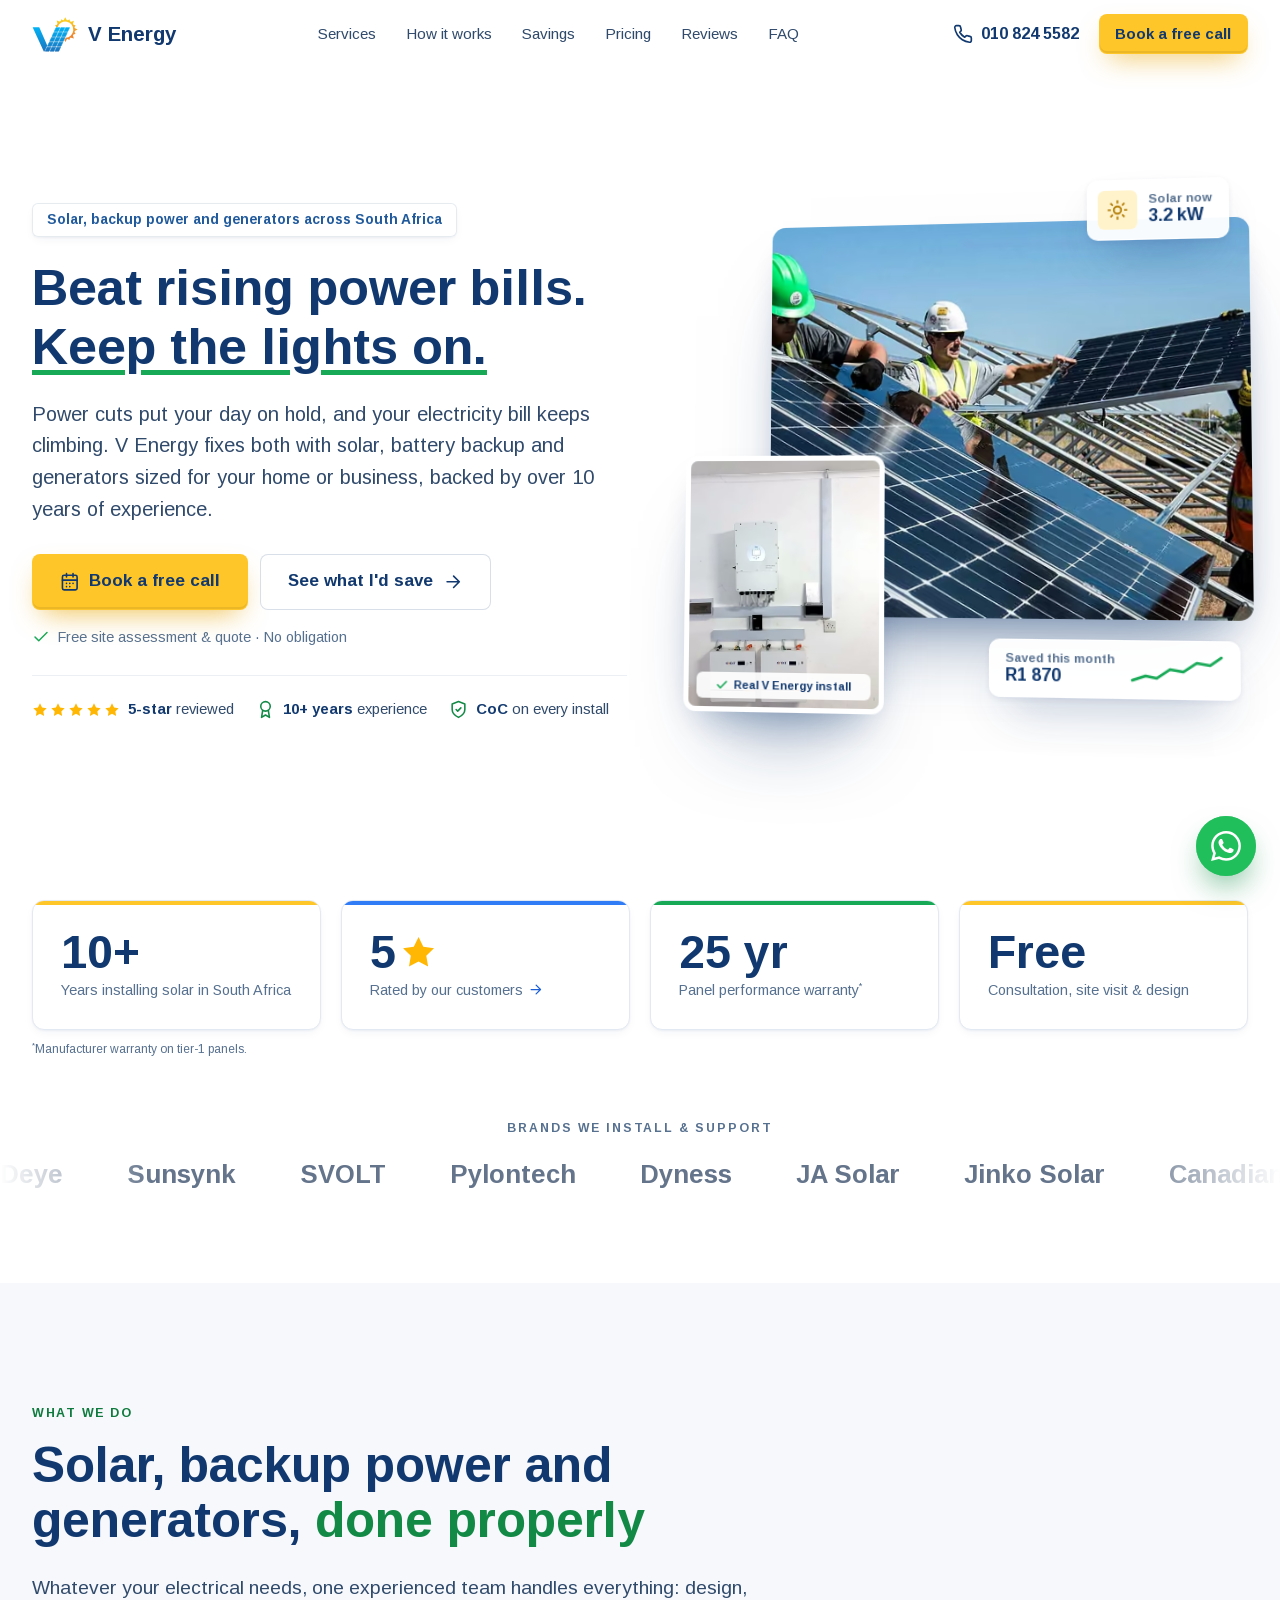
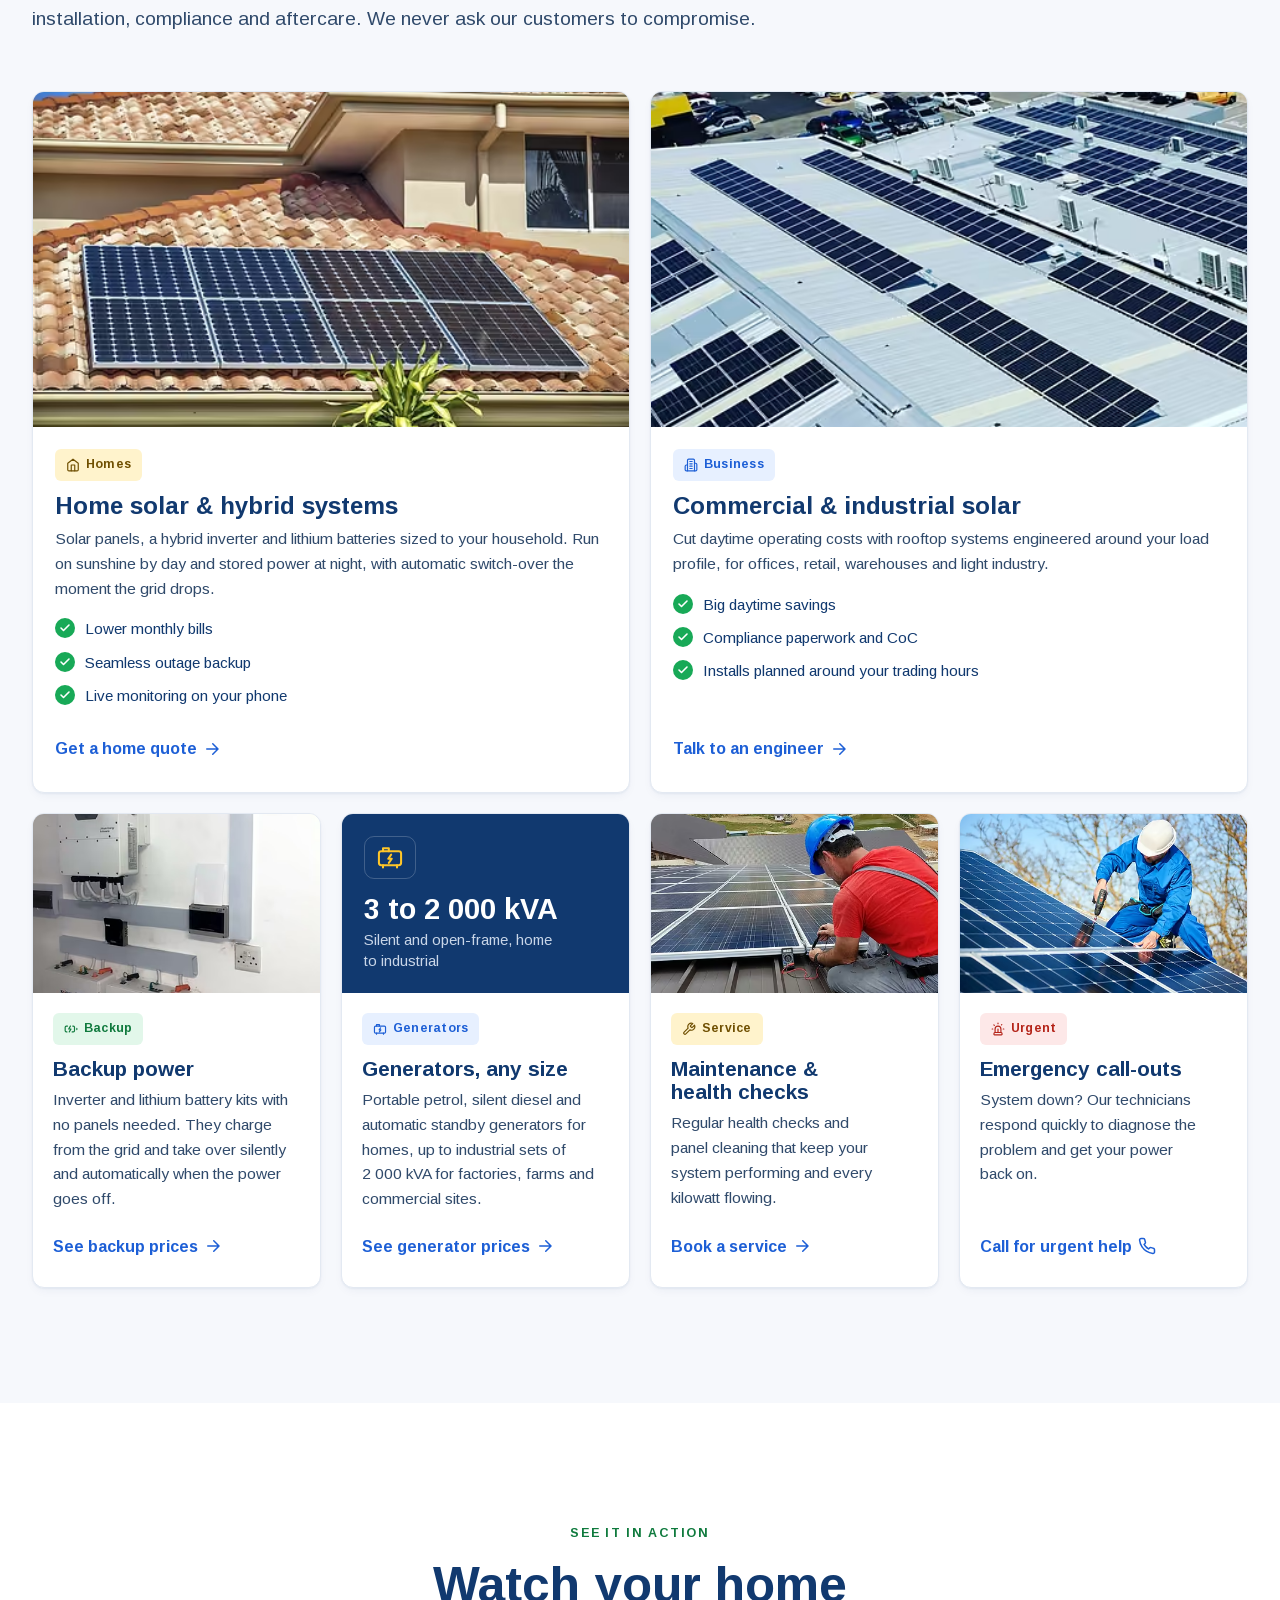
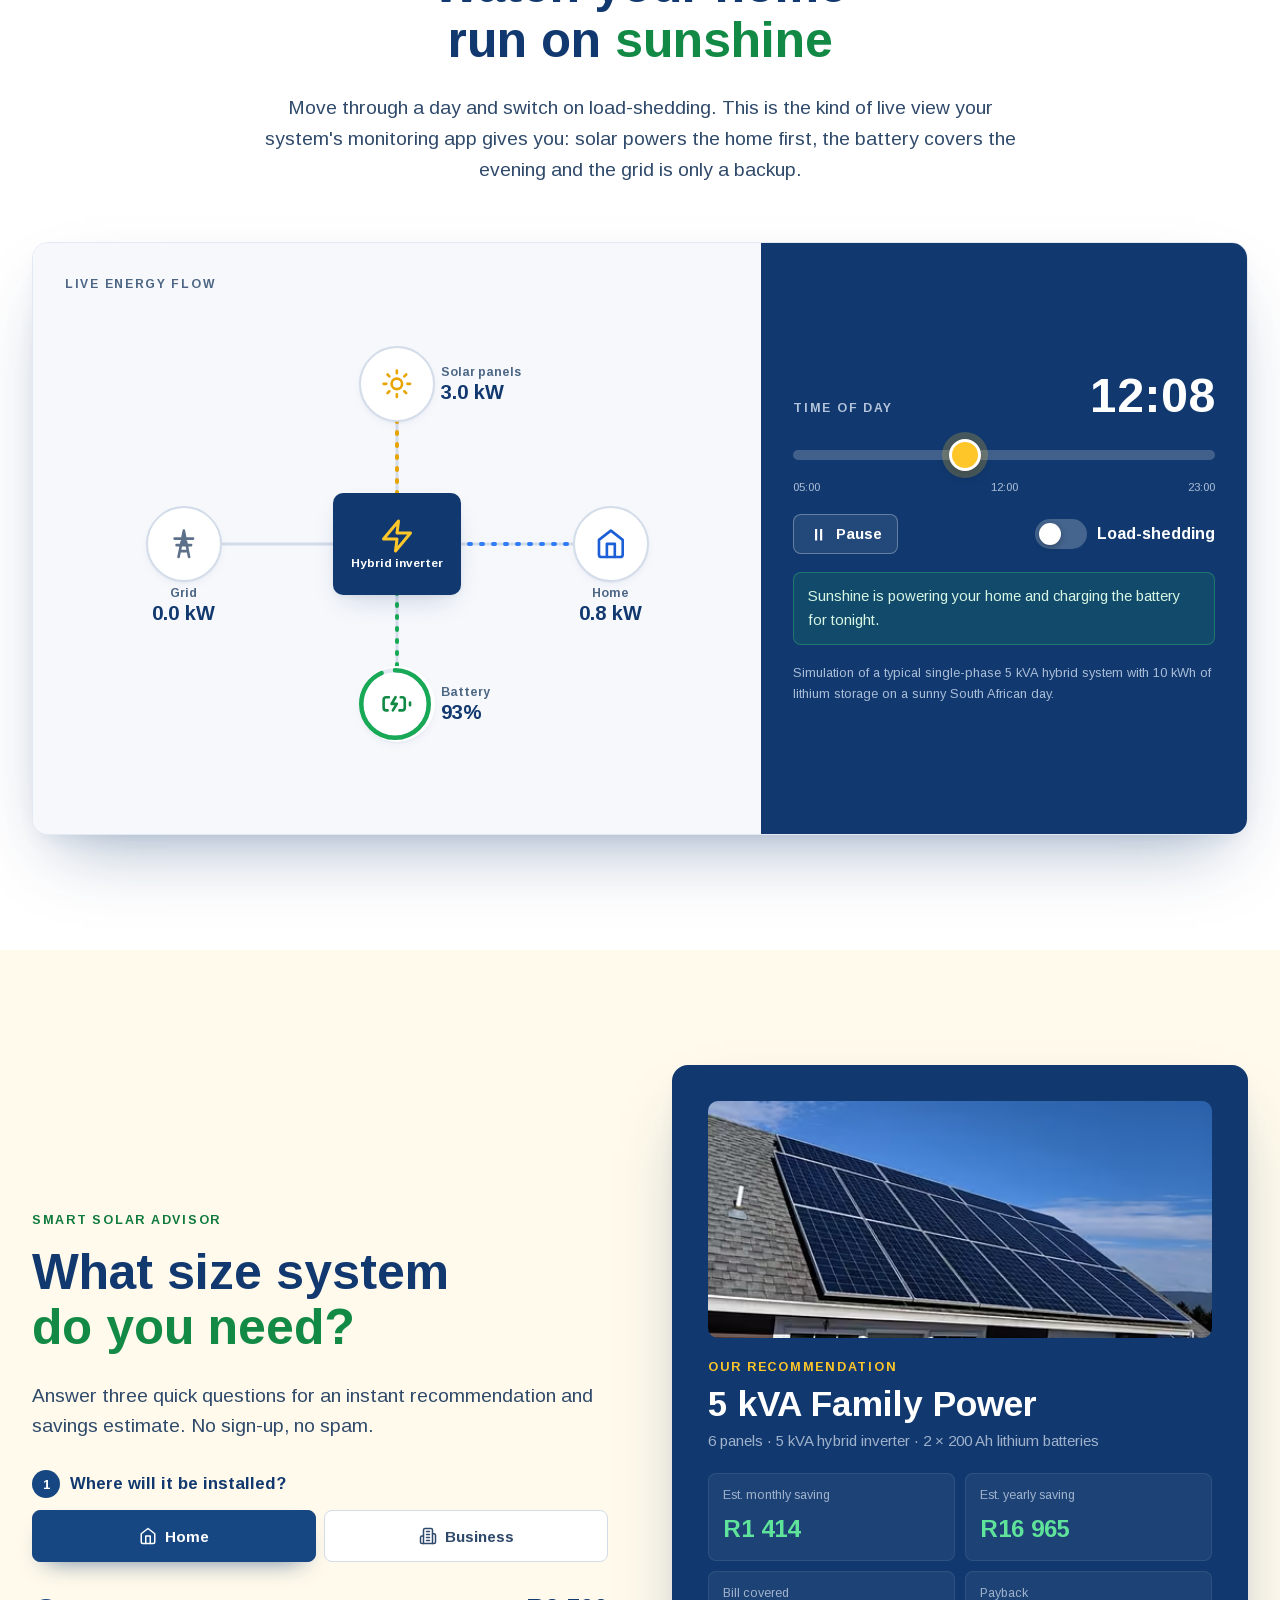
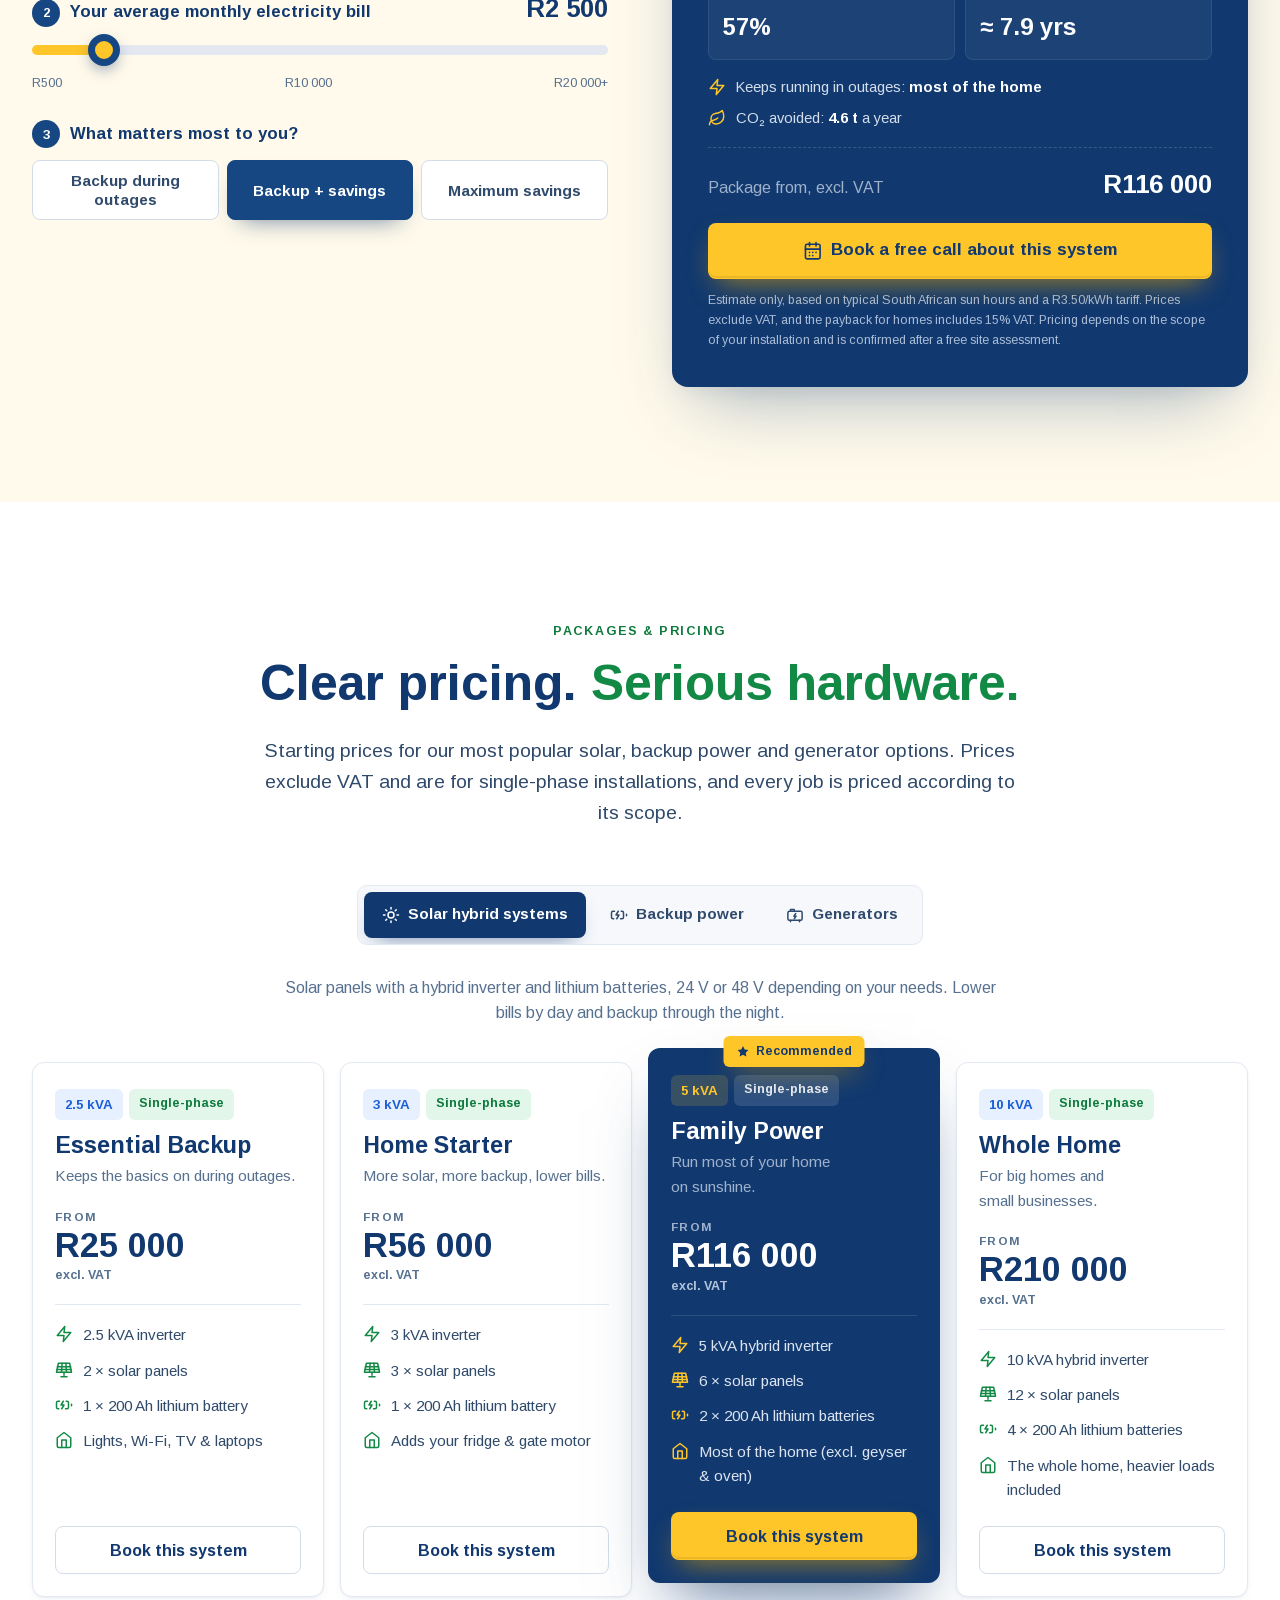
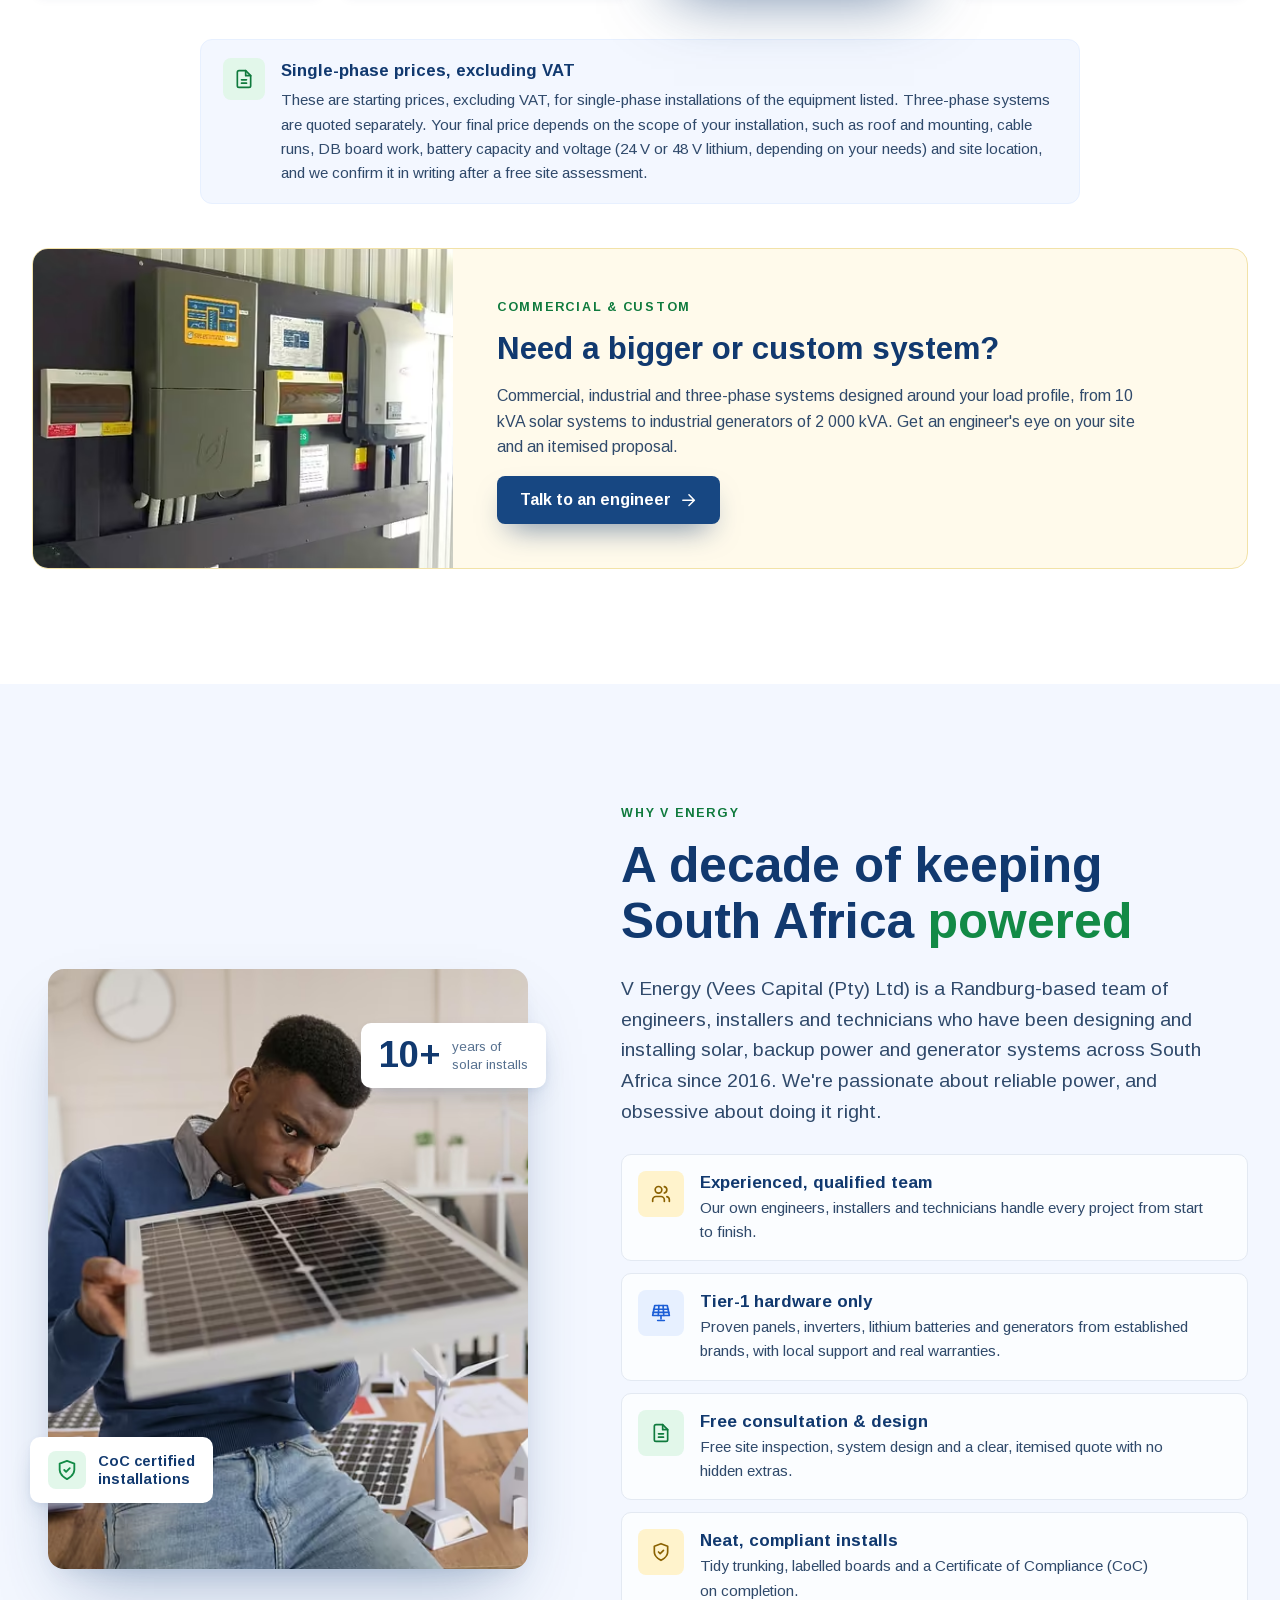
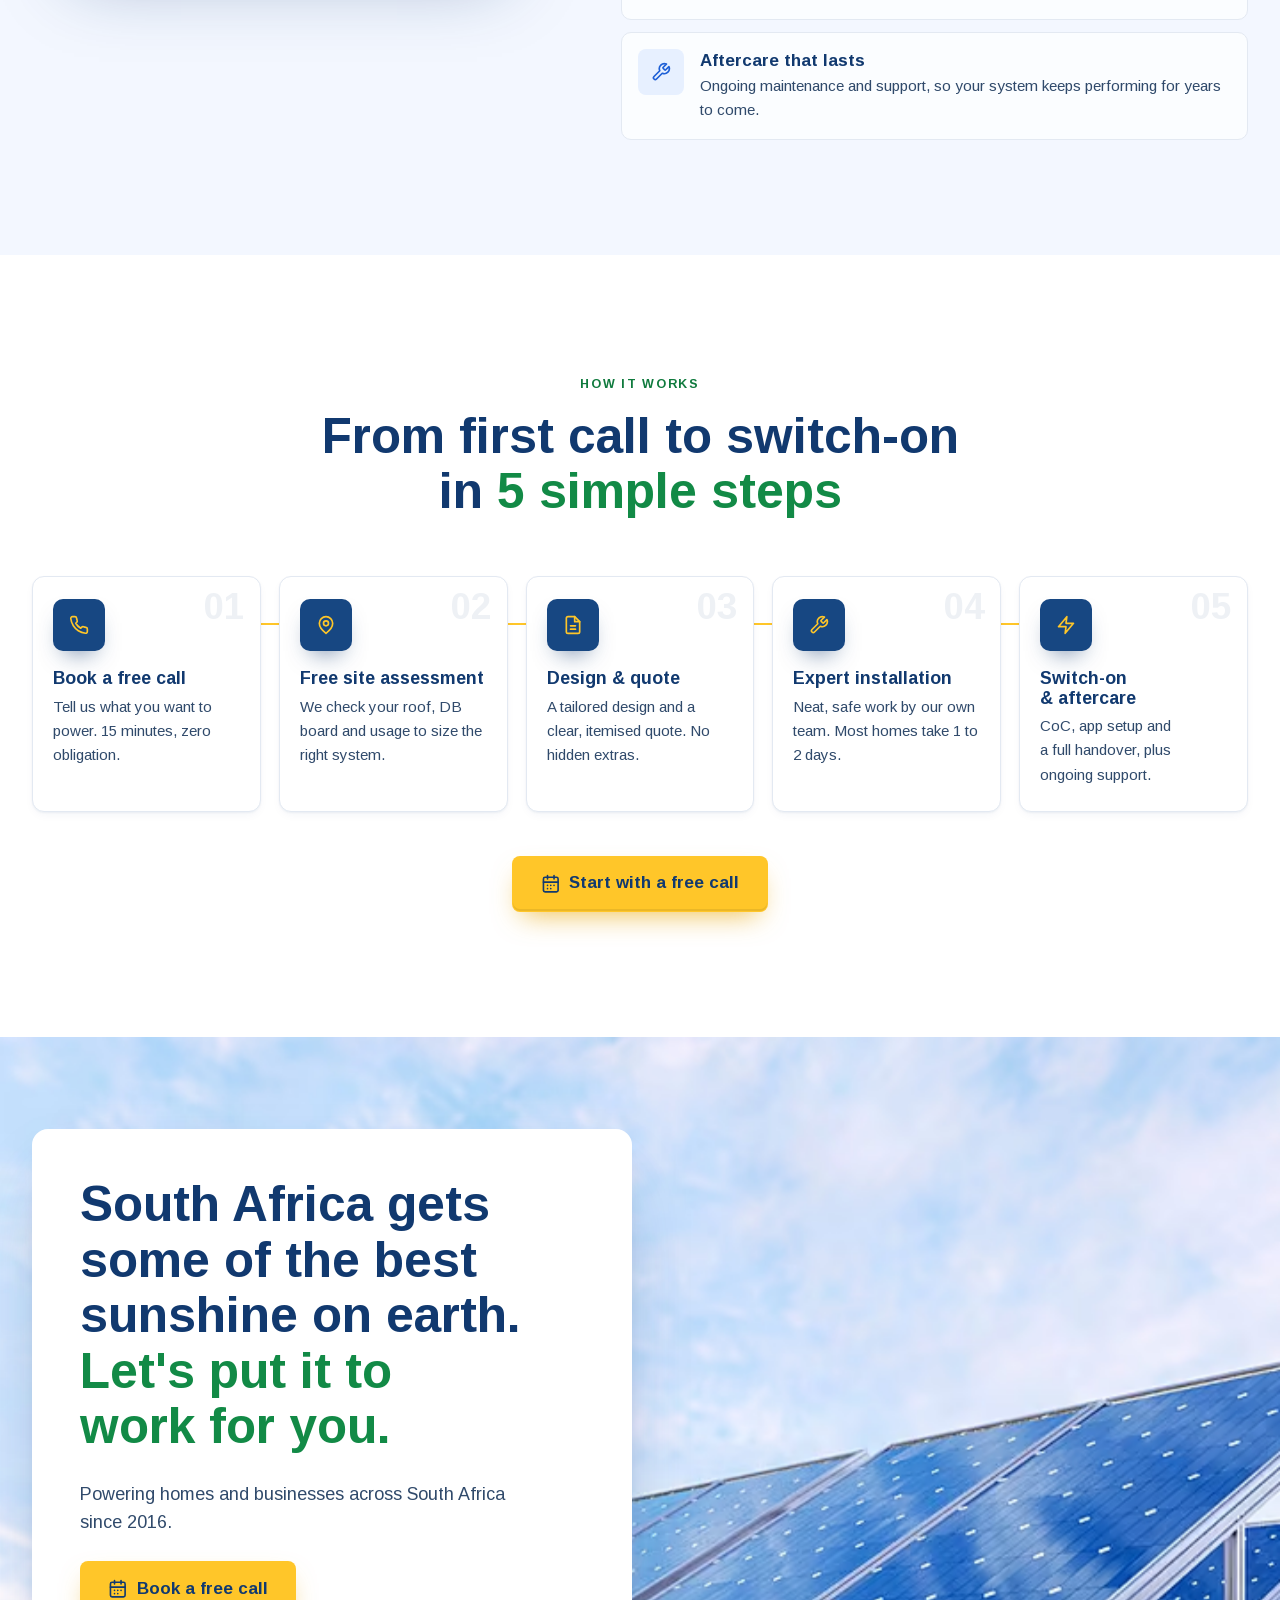
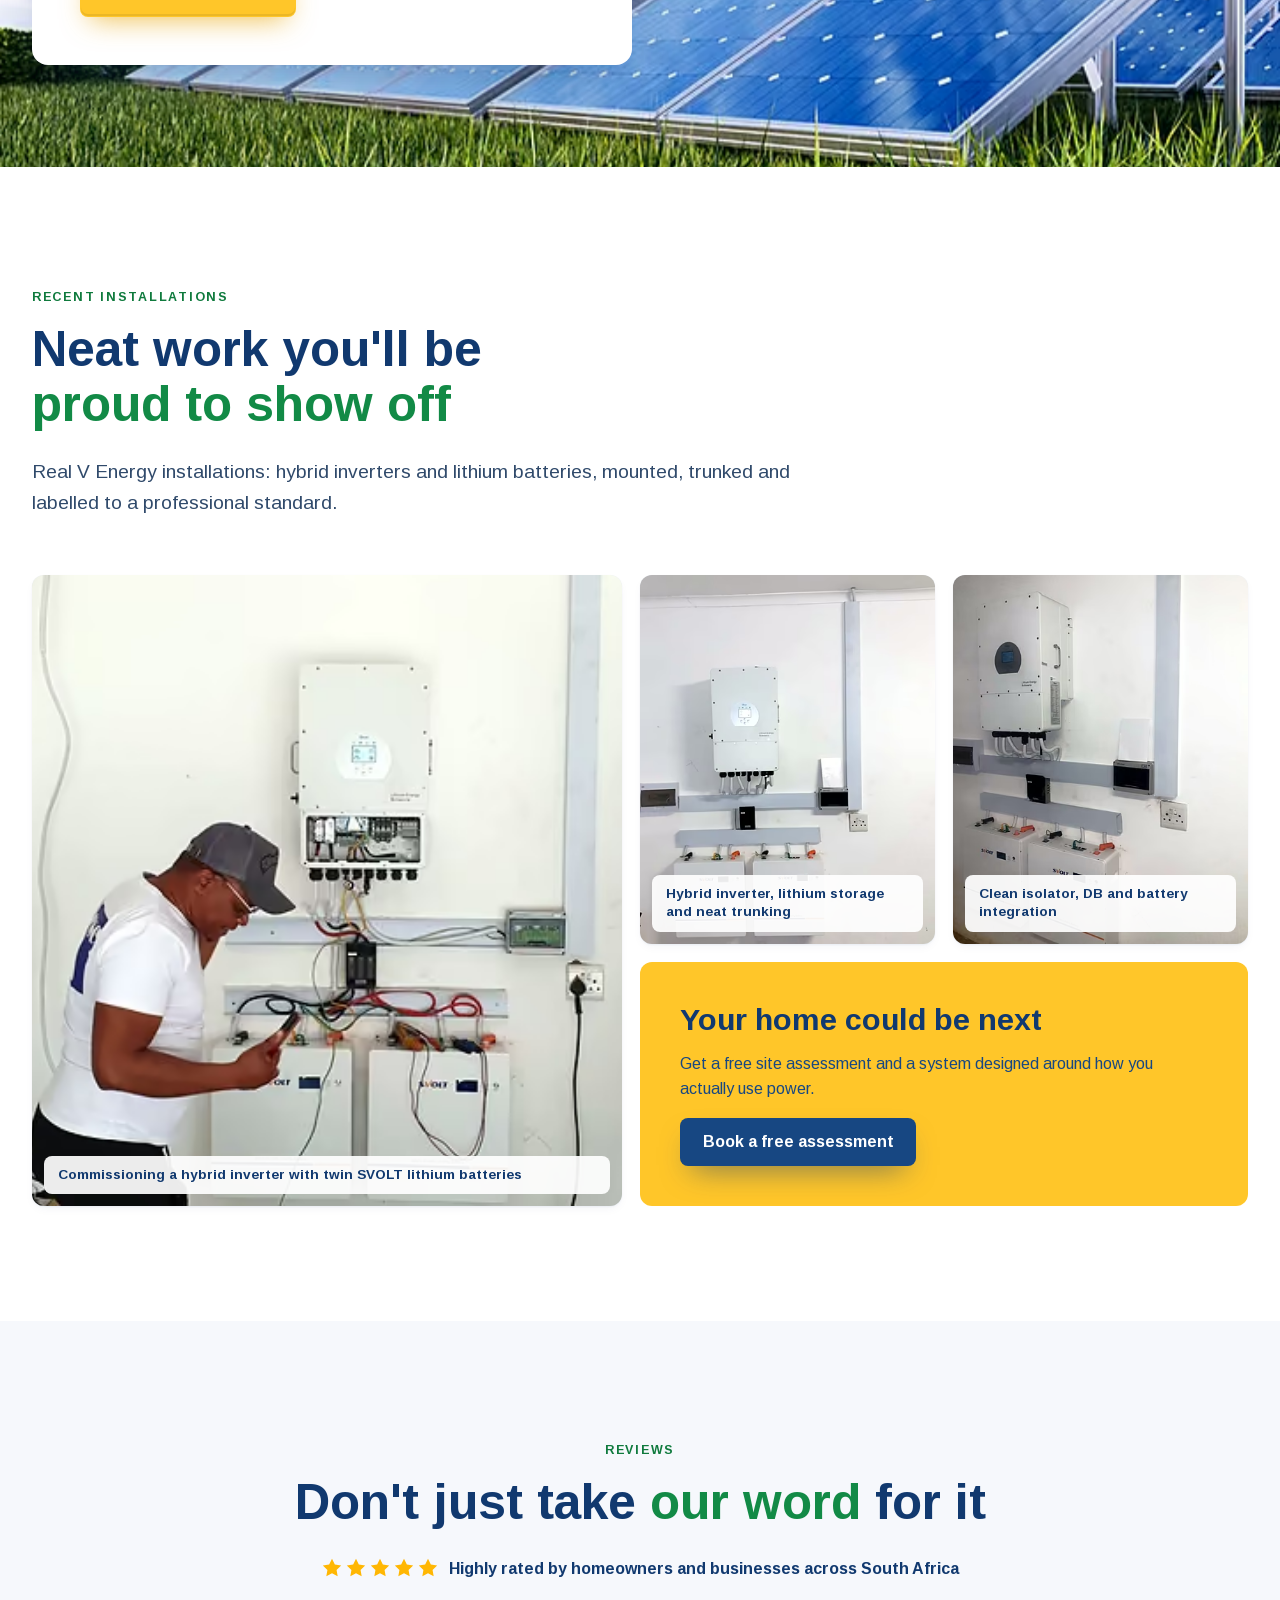
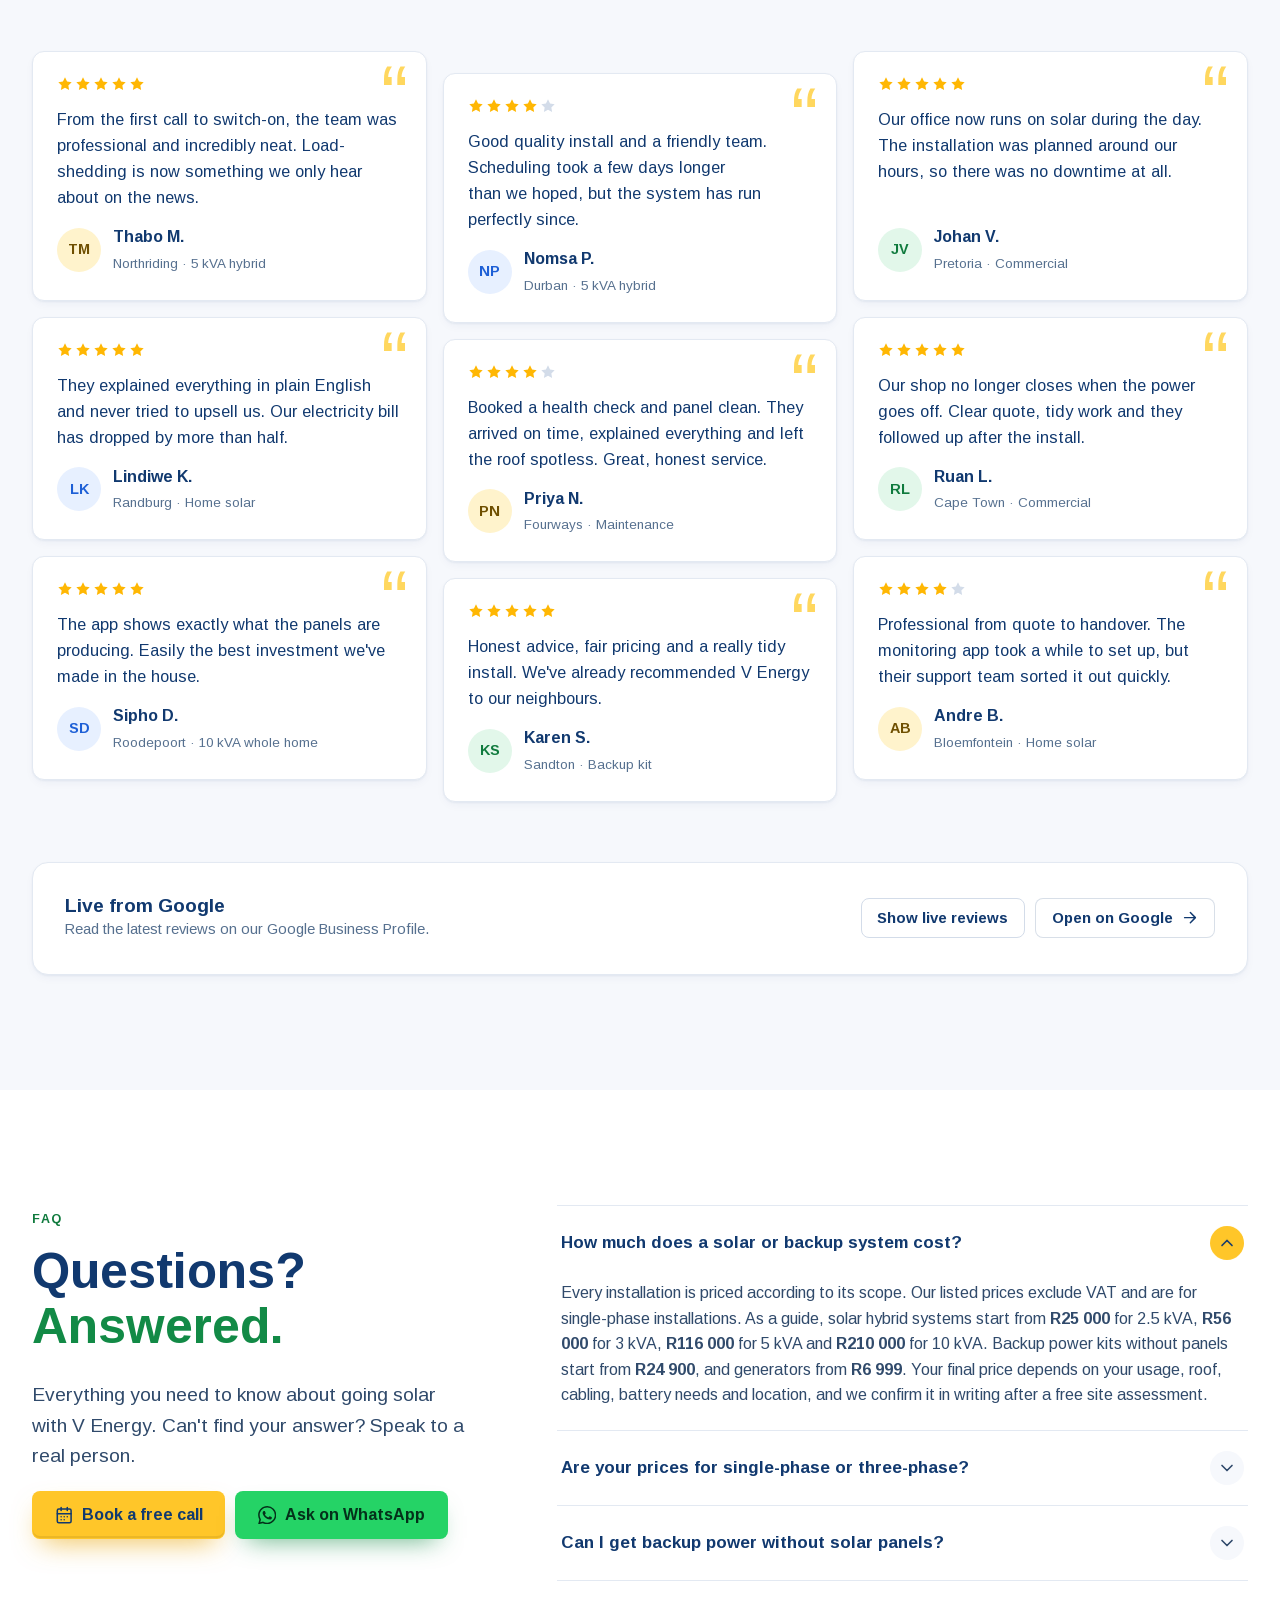
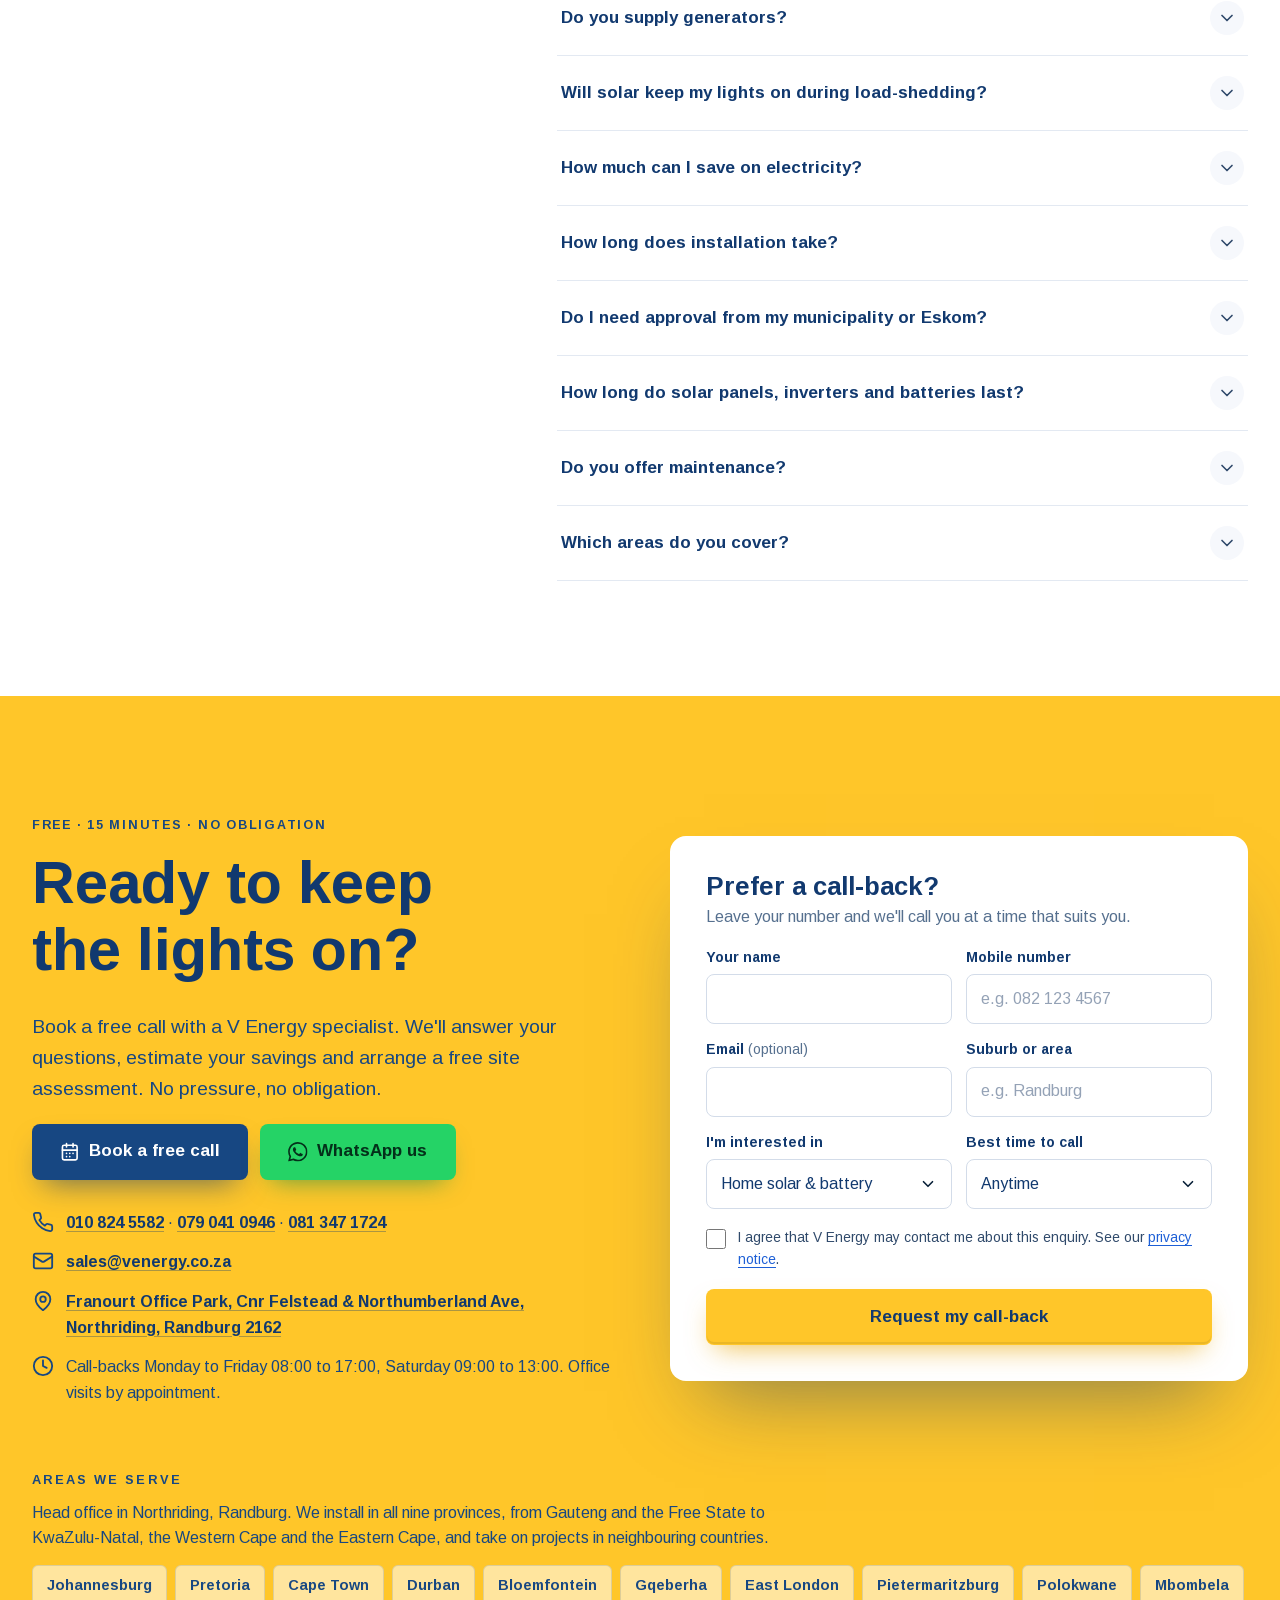
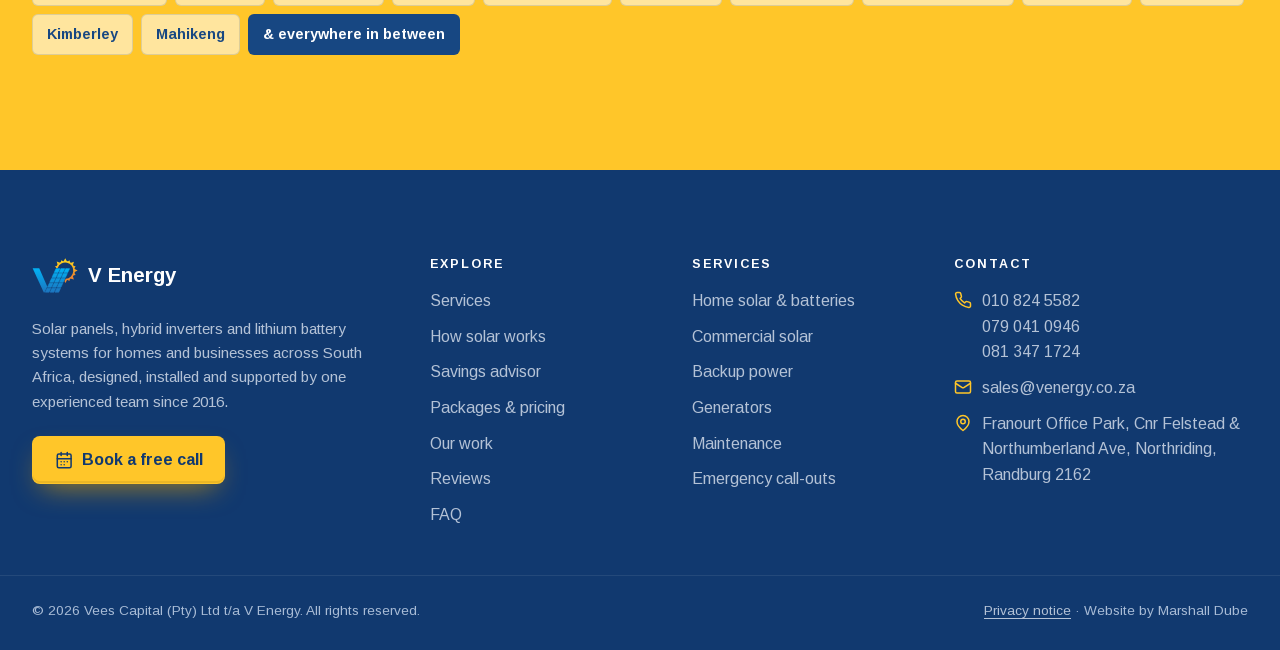
<file: index.html>
<!doctype html>
<html lang="en-ZA">
<head>
  <meta charset="utf-8">
  <meta name="viewport" content="width=device-width, initial-scale=1, viewport-fit=cover">
  <title>Solar, Backup Power &amp; Generators in South Africa | V Energy</title>
  <meta name="description" content="Solar hybrid systems, inverter and battery backup, and generators from home to industrial size, installed across South Africa by V Energy for 10+ years. Book a free call.">
  <link rel="canonical" href="https://venergy.co.za/">
  <meta name="robots" content="index, follow, max-image-preview:large">
  <meta name="theme-color" content="#ffffff">
  <meta name="color-scheme" content="light">
  <meta name="format-detection" content="telephone=no">
  <meta name="geo.region" content="ZA-GP">
  <meta name="geo.placename" content="Northriding, Randburg">

  <meta property="og:type" content="website">
  <meta property="og:site_name" content="V Energy">
  <meta property="og:locale" content="en_ZA">
  <meta property="og:url" content="https://venergy.co.za/">
  <meta property="og:title" content="V Energy | Solar, backup power and generators">
  <meta property="og:description" content="Solar hybrid systems, backup power and generators for homes and businesses across South Africa. 10+ years of installs. Book a free call.">
  <meta property="og:image" content="https://venergy.co.za/assets/img/og-image.jpg">
  <meta property="og:image:width" content="1200">
  <meta property="og:image:height" content="630">
  <meta property="og:image:alt" content="V Energy installers fitting solar panels under a clear blue sky">
  <meta name="twitter:card" content="summary_large_image">
  <meta name="twitter:title" content="V Energy | Solar, backup power and generators">
  <meta name="twitter:description" content="Solar hybrid systems, backup power and generators across South Africa. 10+ years of installs. Book a free call.">
  <meta name="twitter:image" content="https://venergy.co.za/assets/img/og-image.jpg">

  <link rel="icon" href="favicon.ico" sizes="48x48">
  <link rel="icon" href="favicon.svg" type="image/svg+xml">
  <link rel="apple-touch-icon" href="apple-touch-icon.png">
  <link rel="manifest" href="site.webmanifest">

  <script>
    // Arial is built into Windows, Mac and iPhone. Other devices (mostly Android) use its twin Arimo,
    // so fetch that early and the first paint is already in the right font.
    if (!/Windows|Macintosh|iPhone|iPad|iPod/.test(navigator.userAgent)) {
      const font = document.createElement('link');
      font.rel = 'preload'; font.as = 'font'; font.type = 'font/woff2'; font.crossOrigin = '';
      font.href = 'assets/fonts/arimo-latin.woff2';
      document.head.appendChild(font);
    }
  </script>
  <link rel="stylesheet" href="assets/css/styles.css?v=2026103004">
  <script>document.documentElement.classList.add('js')</script>
  <script src="assets/js/main.js?v=2026110501" defer></script>

  <script type="application/ld+json">
  {
    "@context": "https://schema.org",
    "@graph": [
      {
        "@type": "HomeAndConstructionBusiness",
        "@id": "https://venergy.co.za/#business",
        "name": "V Energy",
        "legalName": "Vees Capital (Pty) Ltd",
        "url": "https://venergy.co.za/",
        "logo": "https://venergy.co.za/assets/img/brand/icon-512.png",
        "image": [
          "https://venergy.co.za/assets/img/og-image.jpg",
          "https://venergy.co.za/assets/img/install-c-1400.webp",
          "https://venergy.co.za/assets/img/install-b-1072.webp"
        ],
        "description": "V Energy supplies, installs and maintains solar hybrid systems, inverter and lithium battery backup, and generators from home to industrial size for homes and businesses across South Africa.",
        "foundingDate": "2016",
        "telephone": "+27108245582",
        "email": "sales@venergy.co.za",
        "priceRange": "R6 999 to R210 000",
        "currenciesAccepted": "ZAR",
        "address": {
          "@type": "PostalAddress",
          "streetAddress": "Franourt Office Park, Cnr Felstead & Northumberland Ave",
          "addressLocality": "Northriding, Randburg",
          "addressRegion": "Gauteng",
          "postalCode": "2162",
          "addressCountry": "ZA"
        },
        "areaServed": [
          { "@type": "Country", "name": "South Africa" },
          { "@type": "City", "name": "Johannesburg" },
          { "@type": "City", "name": "Pretoria" },
          { "@type": "City", "name": "Cape Town" },
          { "@type": "City", "name": "Durban" },
          { "@type": "City", "name": "Bloemfontein" },
          { "@type": "City", "name": "Gqeberha" },
          { "@type": "City", "name": "East London" },
          { "@type": "City", "name": "Pietermaritzburg" },
          { "@type": "City", "name": "Polokwane" },
          { "@type": "City", "name": "Mbombela" },
          { "@type": "City", "name": "Kimberley" },
          { "@type": "City", "name": "Mahikeng" }
        ],
        "contactPoint": [
          { "@type": "ContactPoint", "telephone": "+27108245582", "contactType": "sales", "areaServed": "ZA", "availableLanguage": "en" },
          { "@type": "ContactPoint", "telephone": "+27790410946", "contactType": "customer service", "areaServed": "ZA", "availableLanguage": "en" }
        ],
        "hasOfferCatalog": {
          "@type": "OfferCatalog",
          "name": "Solar, backup power and generators (single-phase starting prices, excluding VAT)",
          "itemListElement": [
            { "@type": "Offer", "priceSpecification": { "@type": "PriceSpecification", "minPrice": "25000", "priceCurrency": "ZAR", "valueAddedTaxIncluded": false }, "itemOffered": { "@type": "Service", "name": "2.5 kVA Essential Backup solar hybrid system" } },
            { "@type": "Offer", "priceSpecification": { "@type": "PriceSpecification", "minPrice": "56000", "priceCurrency": "ZAR", "valueAddedTaxIncluded": false }, "itemOffered": { "@type": "Service", "name": "3 kVA Home Starter solar hybrid system" } },
            { "@type": "Offer", "priceSpecification": { "@type": "PriceSpecification", "minPrice": "116000", "priceCurrency": "ZAR", "valueAddedTaxIncluded": false }, "itemOffered": { "@type": "Service", "name": "5 kVA Family Power solar hybrid system" } },
            { "@type": "Offer", "priceSpecification": { "@type": "PriceSpecification", "minPrice": "210000", "priceCurrency": "ZAR", "valueAddedTaxIncluded": false }, "itemOffered": { "@type": "Service", "name": "10 kVA Whole Home solar hybrid system" } },
            { "@type": "Offer", "priceSpecification": { "@type": "PriceSpecification", "minPrice": "24900", "priceCurrency": "ZAR", "valueAddedTaxIncluded": false }, "itemOffered": { "@type": "Service", "name": "Backup Lite: 3 kVA inverter and 2.5 kWh lithium battery" } },
            { "@type": "Offer", "priceSpecification": { "@type": "PriceSpecification", "minPrice": "39900", "priceCurrency": "ZAR", "valueAddedTaxIncluded": false }, "itemOffered": { "@type": "Service", "name": "Backup Plus: 5 kVA hybrid inverter and 5 kWh lithium battery" } },
            { "@type": "Offer", "priceSpecification": { "@type": "PriceSpecification", "minPrice": "79900", "priceCurrency": "ZAR", "valueAddedTaxIncluded": false }, "itemOffered": { "@type": "Service", "name": "Backup Max: 8 kVA hybrid inverter and 10 kWh lithium battery" } },
            { "@type": "Offer", "priceSpecification": { "@type": "PriceSpecification", "minPrice": "6999", "priceCurrency": "ZAR", "valueAddedTaxIncluded": false }, "itemOffered": { "@type": "Service", "name": "Portable petrol generator, 3 to 8 kVA" } },
            { "@type": "Offer", "priceSpecification": { "@type": "PriceSpecification", "minPrice": "39900", "priceCurrency": "ZAR", "valueAddedTaxIncluded": false }, "itemOffered": { "@type": "Service", "name": "Silent diesel generator, 8 to 20 kVA" } },
            { "@type": "Offer", "priceSpecification": { "@type": "PriceSpecification", "minPrice": "109900", "priceCurrency": "ZAR", "valueAddedTaxIncluded": false }, "itemOffered": { "@type": "Service", "name": "Automatic standby generator with changeover, 15 to 20 kVA" } },
            { "@type": "Offer", "itemOffered": { "@type": "Service", "name": "Industrial generators, 30 to 2 000 kVA (three-phase, quoted per site)" } }
          ]
        }
      },
      {
        "@type": "WebSite",
        "@id": "https://venergy.co.za/#website",
        "url": "https://venergy.co.za/",
        "name": "V Energy",
        "publisher": { "@id": "https://venergy.co.za/#business" },
        "inLanguage": "en-ZA"
      },
      {
        "@type": "FAQPage",
        "@id": "https://venergy.co.za/#faq",
        "mainEntity": [
          { "@type": "Question", "name": "How much does a solar or backup system cost?", "acceptedAnswer": { "@type": "Answer", "text": "Every installation is priced according to its scope. Our listed prices exclude VAT and are for single-phase installations. As a guide, solar hybrid systems start from R25 000 for 2.5 kVA, R56 000 for 3 kVA, R116 000 for 5 kVA and R210 000 for 10 kVA. Backup power kits without panels start from R24 900, and generators from R6 999. Your final price depends on your usage, roof, cabling, battery needs and location, and we confirm it in writing after a free site assessment." } },
          { "@type": "Question", "name": "Are your prices for single-phase or three-phase?", "acceptedAnswer": { "@type": "Answer", "text": "Our listed prices exclude VAT and are for single-phase installations, which covers most homes and small businesses. Three-phase systems, such as larger commercial solar and industrial generators, are quoted separately after a site assessment." } },
          { "@type": "Question", "name": "Can I get backup power without solar panels?", "acceptedAnswer": { "@type": "Answer", "text": "Yes. Our backup power kits are an inverter and lithium battery that charge from the grid and take over automatically when the power goes off, from R24 900 installed, excluding VAT." } },
          { "@type": "Question", "name": "Do you supply generators?", "acceptedAnswer": { "@type": "Answer", "text": "Yes. We supply, install and service generators of every size: portable petrol generators for homes, silent diesel generators, automatic standby sets that start on their own when the power fails, and industrial generators from 30 kVA to 2 000 kVA for factories, farms and commercial sites. We can also connect a generator to your solar hybrid system." } },
          { "@type": "Question", "name": "Will solar keep my lights on during load-shedding?", "acceptedAnswer": { "@type": "Answer", "text": "Yes. A hybrid inverter with battery storage switches over automatically when the grid goes down, so your essential appliances keep running. During the day your panels keep powering your home and recharging the batteries." } },
          { "@type": "Question", "name": "How much can I save on electricity?", "acceptedAnswer": { "@type": "Answer", "text": "Savings depend on your system size, usage pattern and tariff. Our Smart Solar Advisor gives an instant estimate, and we confirm exact figures after your free site assessment." } },
          { "@type": "Question", "name": "How long does installation take?", "acceptedAnswer": { "@type": "Answer", "text": "Most residential systems are installed in one to two days once the design is approved and the equipment is on site. Larger commercial projects are scheduled to minimise disruption to your business." } },
          { "@type": "Question", "name": "Do I need approval from my municipality or Eskom?", "acceptedAnswer": { "@type": "Answer", "text": "Grid-tied systems must be registered with your municipality or Eskom as a small-scale embedded generator (SSEG). We guide you through the requirements and provide the documentation you need, including a Certificate of Compliance (CoC)." } },
          { "@type": "Question", "name": "How long do solar panels, inverters and batteries last?", "acceptedAnswer": { "@type": "Answer", "text": "Tier-1 solar panels typically carry 25-year performance warranties. Quality lithium (LiFePO4) batteries, which we fit in 24 V or 48 V depending on your needs, are rated for thousands of cycles, often 10 years or more, and hybrid inverters usually come with 5- to 10-year manufacturer warranties." } },
          { "@type": "Question", "name": "Do you offer maintenance?", "acceptedAnswer": { "@type": "Answer", "text": "Yes. We offer health checks and panel cleaning to keep your system performing at its best, plus emergency call-outs if your system goes down." } },
          { "@type": "Question", "name": "Which areas do you cover?", "acceptedAnswer": { "@type": "Answer", "text": "Our head office is in Northriding, Randburg, and we install across all nine provinces: Gauteng, the Western Cape, KwaZulu-Natal, the Free State, the Eastern Cape, Limpopo, Mpumalanga, the Northern Cape and North West. We also take on projects in neighbouring countries. Just ask." } }
        ]
      }
    ]
  }
  </script>
</head>
<body>
  <svg class="sprite" xmlns="http://www.w3.org/2000/svg" aria-hidden="true">
    <symbol id="i-phone" viewBox="0 0 24 24"><path d="M22 16.92v3a2 2 0 0 1-2.18 2 19.79 19.79 0 0 1-8.63-3.07 19.5 19.5 0 0 1-6-6 19.79 19.79 0 0 1-3.07-8.67A2 2 0 0 1 4.11 2h3a2 2 0 0 1 2 1.72c.13.96.36 1.9.7 2.81a2 2 0 0 1-.45 2.11L8.09 9.91a16 16 0 0 0 6 6l1.27-1.27a2 2 0 0 1 2.11-.45c.91.34 1.85.57 2.81.7A2 2 0 0 1 22 16.92z"/></symbol>
    <symbol id="i-calendar" viewBox="0 0 24 24"><rect x="3" y="4" width="18" height="18" rx="2"/><path d="M16 2v4M8 2v4M3 10h18M8 14h.01M12 14h.01M16 14h.01M8 18h.01M12 18h.01"/></symbol>
    <symbol id="i-arrow" viewBox="0 0 24 24"><path d="M5 12h14M13 5l7 7-7 7"/></symbol>
    <symbol id="i-check" viewBox="0 0 24 24"><path d="M20 6 9 17l-5-5"/></symbol>
    <symbol id="i-shield" viewBox="0 0 24 24"><path d="M12 22s8-4 8-10V5l-8-3-8 3v7c0 6 8 10 8 10z"/><path d="m9 12 2 2 4-4"/></symbol>
    <symbol id="i-sun" viewBox="0 0 24 24"><circle cx="12" cy="12" r="4"/><path d="M12 2v2M12 20v2M4.93 4.93l1.41 1.41M17.66 17.66l1.41 1.41M2 12h2M20 12h2M6.34 17.66l-1.41 1.41M19.07 4.93l-1.41 1.41"/></symbol>
    <symbol id="i-zap" viewBox="0 0 24 24"><path d="M13 2 3 14h9l-1 8 10-12h-9l1-8z"/></symbol>
    <symbol id="i-battery" viewBox="0 0 24 24"><path d="M15 7h1a2 2 0 0 1 2 2v6a2 2 0 0 1-2 2h-2M6 7H4a2 2 0 0 0-2 2v6a2 2 0 0 0 2 2h1M22 11v2"/><path d="m11 7-3 5h4l-3 5"/></symbol>
    <symbol id="i-home" viewBox="0 0 24 24"><path d="m3 9 9-7 9 7v11a2 2 0 0 1-2 2H5a2 2 0 0 1-2-2z"/><path d="M9 22V12h6v10"/></symbol>
    <symbol id="i-building" viewBox="0 0 24 24"><path d="M6 22V4a2 2 0 0 1 2-2h8a2 2 0 0 1 2 2v18z"/><path d="M6 12H4a2 2 0 0 0-2 2v6a2 2 0 0 0 2 2h2M18 9h2a2 2 0 0 1 2 2v9a2 2 0 0 1-2 2h-2M10 6h4M10 10h4M10 14h4M10 18h4"/></symbol>
    <symbol id="i-wrench" viewBox="0 0 24 24"><path d="M14.7 6.3a1 1 0 0 0 0 1.4l1.6 1.6a1 1 0 0 0 1.4 0l3.77-3.77a6 6 0 0 1-7.94 7.94l-6.91 6.91a2.12 2.12 0 0 1-3-3l6.91-6.91a6 6 0 0 1 7.94-7.94l-3.76 3.76z"/></symbol>
    <symbol id="i-siren" viewBox="0 0 24 24"><path d="M7 18v-6a5 5 0 1 1 10 0v6"/><path d="M5 21a1 1 0 0 0 1 1h12a1 1 0 0 0 1-1v-1a2 2 0 0 0-2-2H7a2 2 0 0 0-2 2zM21 12h1M18.5 4.5 18 5M2 12h1M12 2v1M4.93 4.93l.71.71M12 12v6"/></symbol>
    <symbol id="i-panel" viewBox="0 0 24 24"><path d="M4.5 3h15L22 15H2z"/><path d="M3.1 7.5h17.8M2.6 11.3h18.8M9.5 3 8.7 15M14.5 3l.8 12M12 15v4M8 21h8"/></symbol>
    <symbol id="i-leaf" viewBox="0 0 24 24"><path d="M11 20A7 7 0 0 1 9.8 6.1C15.5 5 17 4.48 19 2c1 2 2 4.18 2 8 0 5.5-4.78 10-10 10z"/><path d="M2 21c0-3 1.85-5.36 5.08-6C9.5 14.52 12 13 13 12"/></symbol>
    <symbol id="i-star" viewBox="0 0 24 24"><path fill="currentColor" stroke="none" d="m12 2 3.09 6.26L22 9.27l-5 4.87 1.18 6.88L12 17.77l-6.18 3.25L7 14.14 2 9.27l6.91-1.01z"/></symbol>
    <symbol id="i-mail" viewBox="0 0 24 24"><rect x="2" y="4" width="20" height="16" rx="2"/><path d="m22 7-8.97 5.7a1.94 1.94 0 0 1-2.06 0L2 7"/></symbol>
    <symbol id="i-pin" viewBox="0 0 24 24"><path d="M20 10c0 6-8 12-8 12s-8-6-8-12a8 8 0 0 1 16 0z"/><circle cx="12" cy="10" r="3"/></symbol>
    <symbol id="i-clock" viewBox="0 0 24 24"><circle cx="12" cy="12" r="10"/><path d="M12 6v6l4 2"/></symbol>
    <symbol id="i-x" viewBox="0 0 24 24"><path d="M18 6 6 18M6 6l12 12"/></symbol>
    <symbol id="i-chevron" viewBox="0 0 24 24"><path d="m6 9 6 6 6-6"/></symbol>
    <symbol id="i-up" viewBox="0 0 24 24"><path d="M12 19V5M5 12l7-7 7 7"/></symbol>
    <symbol id="i-plus" viewBox="0 0 24 24"><path d="M12 5v14M5 12h14"/></symbol>
    <symbol id="i-play" viewBox="0 0 24 24"><path d="M7 4v16l13-8z"/></symbol>
    <symbol id="i-pause" viewBox="0 0 24 24"><path d="M7 4h3v16H7zM14 4h3v16h-3z"/></symbol>
    <symbol id="i-video" viewBox="0 0 24 24"><path d="m22 8-6 4 6 4z"/><rect x="2" y="6" width="14" height="12" rx="2"/></symbol>
    <symbol id="i-award" viewBox="0 0 24 24"><circle cx="12" cy="8" r="6"/><path d="M15.48 12.89 17 22l-5-3-5 3 1.52-9.11"/></symbol>
    <symbol id="i-users" viewBox="0 0 24 24"><path d="M16 21v-2a4 4 0 0 0-4-4H6a4 4 0 0 0-4 4v2"/><circle cx="9" cy="7" r="4"/><path d="M22 21v-2a4 4 0 0 0-3-3.87M16 3.13a4 4 0 0 1 0 7.75"/></symbol>
    <symbol id="i-file" viewBox="0 0 24 24"><path d="M14 2H6a2 2 0 0 0-2 2v16a2 2 0 0 0 2 2h12a2 2 0 0 0 2-2V8z"/><path d="M14 2v6h6M9 13h6M9 17h6"/></symbol>
    <symbol id="i-spark" viewBox="0 0 24 24"><path d="M12 3l1.9 5.6L19.5 10l-5.6 1.9L12 17.5l-1.9-5.6L4.5 10l5.6-1.4z"/><path d="M19 15l.8 2.2L22 18l-2.2.8L19 21l-.8-2.2L16 18l2.2-.8z"/></symbol>
    <symbol id="i-generator" viewBox="0 0 24 24"><rect x="2.5" y="7" width="19" height="12" rx="2"/><path d="M6 7V4.5h5V7M13 10l-2.5 3.5h3L11 17M6 19v2M18 19v2"/></symbol>
    <symbol id="i-pylon" viewBox="0 0 24 24"><path d="M8 22 12 2l4 20M5 8h14M6.5 13h11M9.2 17.5h5.6M10 8l4 5M14 8l-4 5"/></symbol>
    <symbol id="i-whatsapp" viewBox="0 0 24 24"><path fill="currentColor" stroke="none" d="M17.47 14.38c-.3-.15-1.76-.87-2.03-.97-.27-.1-.47-.15-.67.15-.2.3-.77.97-.94 1.16-.17.2-.35.22-.64.07-.3-.15-1.26-.46-2.39-1.47-.88-.79-1.48-1.76-1.65-2.06-.17-.3-.02-.46.13-.6.13-.14.3-.35.45-.53.15-.17.2-.3.3-.5.1-.2.05-.37-.03-.52-.07-.15-.67-1.61-.92-2.2-.24-.58-.49-.5-.67-.51h-.57c-.2 0-.52.07-.79.37-.27.3-1.04 1.02-1.04 2.48s1.07 2.88 1.21 3.07c.15.2 2.1 3.2 5.08 4.49.71.31 1.26.49 1.7.63.71.22 1.36.19 1.87.12.57-.09 1.76-.72 2-1.41.25-.7.25-1.29.18-1.41-.08-.13-.27-.2-.57-.35zm-5.42 7.4h-.01a9.87 9.87 0 0 1-5.03-1.38l-.36-.21-3.74.98 1-3.65-.24-.37a9.86 9.86 0 0 1-1.51-5.26c0-5.45 4.44-9.88 9.89-9.88 2.64 0 5.12 1.03 6.99 2.9a9.83 9.83 0 0 1 2.89 6.99c0 5.45-4.44 9.88-9.88 9.88zm8.41-18.3A11.82 11.82 0 0 0 12.05 0C5.5 0 .16 5.34.16 11.89c0 2.1.55 4.14 1.59 5.95L.06 24l6.3-1.65a11.88 11.88 0 0 0 5.68 1.45h.01c6.55 0 11.89-5.34 11.89-11.89 0-3.18-1.24-6.16-3.48-8.41z"/></symbol>
    <defs><linearGradient id="vm-b" x1="0" y1="46.7" x2="0" y2="156" gradientUnits="userSpaceOnUse"><stop offset="0" stop-color="#01b2f5"/><stop offset="1" stop-color="#1c74be"/></linearGradient><linearGradient id="vm-s" x1="0" y1="17.1" x2="0" y2="83.1" gradientUnits="userSpaceOnUse"><stop offset="0" stop-color="#fbcd1f"/><stop offset="1" stop-color="#ef862f"/></linearGradient></defs><symbol id="i-vmark" viewBox="0 0 207.3 158.4"><path fill="url(#vm-s)" stroke="none" d="M108.3 44.7A43.6 43.6 0 1 1 148.9 100.8L152.2 93.6A36.4 36.4 0 1 0 115.9 44.7ZM108.3 44.7L108.3 44.5L108.3 43.6L108 42.9L107.6 42.1L103.6 37.2L109.9 36.7L110.8 36.5L111.5 36.2L112.1 35.6L112.6 34.9L114.8 36.2L111.1 44.7ZM114.4 32.2Q115.5 30.7 115 28.9L111.4 16.4L123.7 20.7Q125.4 21.3 127 20.2L128.3 22.4L116.4 33.6ZM128 19.6Q129.7 18.7 130.2 17L132 9.9L138.1 13.9Q139.6 14.9 141.5 14.5L142 16.9L129.3 21.8ZM141.4 14.5Q143.3 14.2 144.1 12.6L150.1 1L156.1 12.6Q156.9 14.2 158.8 14.5L158.3 16.9L141.9 17ZM159.7 14.7Q161.5 15.2 163.1 14.2L169.3 10.3L171 17.4Q171.4 19.2 173 20.1L171.7 22.3L159.2 17.1ZM173.7 20.6Q175.3 21.6 177 21.1L189.3 17L185.6 29.4Q185 31.1 186.1 32.7L184.1 34.1L172.3 22.7ZM187 33.9Q187.9 35.6 189.7 36L196.8 37.6L193 43.8Q192.1 45.4 192.5 47.2L190.1 47.8L184.8 35.3ZM192.7 48.1Q193.1 49.9 194.7 50.7L206.3 56.6L194.8 62.7Q193.2 63.6 192.9 65.4L190.5 65L190.3 48.6ZM192.5 67.2Q192.1 69 193 70.6L196.8 76.8L189.7 78.4Q188 78.8 187 80.5L184.9 79.1L190.1 66.6ZM185.9 82.1Q184.8 83.6 185.3 85.3L189 97.8L176.7 93.6Q175 93 173.4 94.1L172.1 92L183.9 80.6ZM172.7 94.5Q171.1 95.5 170.6 97.2L168.8 104.3L162.7 100.4Q161.2 99.4 159.3 99.8L158.8 97.4L171.4 92.4ZM159.5 99.8L158.6 100.1L157.9 100.5L157.3 101.1L156.8 101.8L151 113.4L146.8 105.5L150.4 97.5L159 97.4Z"/><path fill="url(#vm-b)" stroke="none" d="M2.4 46.7L32.4 46.7L68.5 128.9L56.1 156L53 156Z"/><path fill="url(#vm-b)" stroke="url(#vm-b)" stroke-width="2.8" stroke-linejoin="round" d="M108.4 48.1L125.6 48.1L117.4 65.9L100.3 65.9ZM130.3 48.1L147.5 48.1L139.3 65.9L122.1 65.9ZM152.1 48.1L169.3 48.1L161.2 65.9L144 65.9ZM98.2 70.3L115.4 70.3L107.3 88.1L90.1 88.1ZM120.1 70.3L137.3 70.3L129.2 88.1L112 88.1ZM142 70.3L159.2 70.3L151 88.1L133.8 88.1ZM88.1 92.5L105.3 92.5L97.1 110.3L79.9 110.3ZM109.9 92.5L127.1 92.5L119 110.3L101.8 110.3ZM131.8 92.5L149 92.5L140.9 110.3L123.7 110.3ZM77.9 114.7L95.1 114.7L87 132.4L69.8 132.4ZM99.8 114.7L117 114.7L108.8 132.4L91.6 132.4ZM121.7 114.7L138.8 114.7L130.7 132.4L113.5 132.4ZM67.8 136.8L85 136.8L76.8 154.6L59.6 154.6ZM89.6 136.8L106.8 136.8L98.7 154.6L81.5 154.6ZM111.5 136.8L128.7 136.8L120.5 154.6L103.4 154.6Z"/></symbol>
  </svg>

  <a class="skip-link" href="#main">Skip to content</a>
  <div class="scroll-progress" aria-hidden="true"><span></span></div>

  <!-- ============ HEADER ============ -->
  <header class="site-header">
    <div class="container header-bar">
      <a class="brand" href="#top" aria-label="V Energy, back to top">
        <svg class="brand-mark" aria-hidden="true"><use href="#i-vmark"/></svg>
        <span class="brand-word">V&nbsp;Energy</span>
      </a>
      <nav class="nav" aria-label="Main">
        <ul class="nav-list">
          <li><a href="#services">Services</a></li>
          <li><a href="#how-solar-works">How it works</a></li>
          <li><a href="#savings">Savings</a></li>
          <li><a href="#packages">Pricing</a></li>
          <li><a href="#reviews">Reviews</a></li>
          <li><a href="#faq">FAQ</a></li>
        </ul>
      </nav>
      <div class="header-cta">
        <a class="header-phone" href="tel:+27108245582" data-track="call_click" aria-label="Call V Energy on 010&nbsp;824&nbsp;5582">
          <svg class="i" aria-hidden="true"><use href="#i-phone"/></svg><span>010&nbsp;824&nbsp;5582</span>
        </a>
        <a class="btn btn-primary btn-sm header-book" href="#callback" data-book data-source="Header">Book a free call</a>
        <button class="menu-btn" type="button" aria-expanded="false" aria-controls="mobile-menu">
          <span class="sr-only">Open menu</span>
          <span class="menu-icon" aria-hidden="true"><i></i><i></i><i></i></span>
        </button>
      </div>
    </div>
    <div class="mobile-menu" id="mobile-menu" hidden>
      <nav aria-label="Mobile">
        <ul class="mm-list">
          <li><a href="#services">Services</a></li>
          <li><a href="#how-solar-works">How solar works</a></li>
          <li><a href="#savings">Savings advisor</a></li>
          <li><a href="#packages">Packages &amp; pricing</a></li>
          <li><a href="#projects">Our work</a></li>
          <li><a href="#reviews">Reviews</a></li>
          <li><a href="#faq">FAQ</a></li>
          <li><a href="#contact">Contact</a></li>
        </ul>
      </nav>
      <div class="mm-cta">
        <a class="btn btn-primary btn-lg btn-block" href="#callback" data-book data-source="Mobile menu">
          <svg class="i" aria-hidden="true"><use href="#i-calendar"/></svg>Book a free call
        </a>
        <div class="mm-row">
          <a class="btn btn-outline" href="tel:+27108245582" data-track="call_click"><svg class="i" aria-hidden="true"><use href="#i-phone"/></svg>Call us</a>
          <a class="btn btn-wa" href="https://wa.me/27813471724?text=Hi%20V%20Energy%2C%20I%27d%20like%20a%20free%20solar%20consultation." target="_blank" rel="noopener" data-track="whatsapp_click"><svg class="i" aria-hidden="true"><use href="#i-whatsapp"/></svg>WhatsApp</a>
        </div>
        <p class="mm-note"><svg class="i" aria-hidden="true"><use href="#i-mail"/></svg><a href="mailto:sales@venergy.co.za">sales@venergy.co.za</a></p>
      </div>
    </div>
  </header>

  <main id="main">

    <!-- ============ HERO ============ -->
    <section class="hero" id="home" aria-labelledby="hero-title">
      <div class="container hero-inner">
        <div class="hero-copy">
          <h1 class="hero-title" id="hero-title">
            <span class="hero-kicker">Solar, backup power and generators across South Africa</span>
            Beat rising power bills. <span class="hl">Keep the lights&nbsp;on.</span>
          </h1>
          <p class="hero-lead">Power cuts put your day on hold, and your electricity bill keeps climbing. V Energy fixes both with solar, battery backup and generators sized for your home or business, backed by over 10 years of experience.</p>
          <div class="hero-ctas">
            <a class="btn btn-primary btn-lg" href="#callback" data-book data-source="Hero">
              <svg class="i" aria-hidden="true"><use href="#i-calendar"/></svg>Book a free call
            </a>
            <a class="btn btn-ghost btn-lg" href="#savings">
              See what I'd save<svg class="i" aria-hidden="true"><use href="#i-arrow"/></svg>
            </a>
          </div>
          <p class="hero-note"><svg class="i" aria-hidden="true"><use href="#i-check"/></svg>Free site assessment &amp; quote · No obligation</p>
          <ul class="hero-proof">
            <li>
              <span class="stars" aria-hidden="true"><svg><use href="#i-star"/></svg><svg><use href="#i-star"/></svg><svg><use href="#i-star"/></svg><svg><use href="#i-star"/></svg><svg><use href="#i-star"/></svg></span>
              <span><strong>5-star</strong> reviewed</span>
            </li>
            <li><svg class="i" aria-hidden="true"><use href="#i-award"/></svg><span><strong>10+ years</strong> experience</span></li>
            <li><svg class="i" aria-hidden="true"><use href="#i-shield"/></svg><span><strong>CoC</strong> on every install</span></li>
          </ul>
        </div>

        <div class="hero-visual">
          <div class="stage" data-stage>
            <figure class="stage-card stage-main">
              <picture>
                <source type="image/avif" srcset="assets/img/hero-main-480.avif 480w, assets/img/hero-main-720.avif 720w, assets/img/hero-main-960.avif 960w, assets/img/hero-main-1229.avif 1229w" sizes="(min-width: 1024px) 540px, 86vw">
                <img src="assets/img/hero-main-960.webp" srcset="assets/img/hero-main-480.webp 480w, assets/img/hero-main-720.webp 720w, assets/img/hero-main-960.webp 960w, assets/img/hero-main-1229.webp 1229w" sizes="(min-width: 1024px) 540px, 86vw" width="1229" height="768" alt="Solar installers in hard hats lifting a panel into place on a mounting frame" fetchpriority="high">
              </picture>
            </figure>
            <figure class="stage-card stage-real">
              <picture>
                <source type="image/avif" srcset="assets/img/install-a-360.avif 360w, assets/img/install-a-540.avif 540w, assets/img/install-a-720.avif 720w, assets/img/install-a-912.avif 912w" sizes="(min-width: 1024px) 210px, 36vw">
                <img src="assets/img/install-a-540.webp" srcset="assets/img/install-a-360.webp 360w, assets/img/install-a-540.webp 540w, assets/img/install-a-720.webp 720w, assets/img/install-a-912.webp 912w" sizes="(min-width: 1024px) 210px, 36vw" width="912" height="1140" alt="A V Energy hybrid inverter and two lithium batteries neatly mounted on a garage wall" decoding="async">
              </picture>
              <figcaption><svg class="i" aria-hidden="true"><use href="#i-check"/></svg>Real V Energy install</figcaption>
            </figure>
            <div class="chip chip-solar" aria-hidden="true">
              <span class="chip-ic"><svg class="i"><use href="#i-sun"/></svg></span>
              <span class="chip-txt"><small>Solar now</small><strong data-live="solar">3.2 kW</strong></span>
            </div>
            <div class="chip chip-save" aria-hidden="true">
              <span class="chip-txt"><small>Saved this month</small><strong>R1 870</strong></span>
              <svg class="spark" viewBox="0 0 84 28" preserveAspectRatio="none"><path d="M2 24 L14 20 L24 22 L36 14 L48 16 L60 8 L72 10 L82 3"/></svg>
            </div>
          </div>
        </div>
      </div>
    </section>

    <!-- ============ TRUST ============ -->
    <section class="trust" id="trust" aria-label="Why homeowners trust V Energy">
      <div class="container">
        <ul class="stats">
          <li data-reveal>
            <strong><span data-count="10">10</span>+</strong>
            <span>Years installing solar in South Africa</span>
          </li>
          <li data-reveal style="--d: 80ms">
            <strong>5<svg class="i star-i" aria-hidden="true"><use href="#i-star"/></svg></strong>
            <a class="stat-link" href="#reviews"><span class="sr-only">5 stars. </span>Rated by our <span class="nw">customers<svg class="i" aria-hidden="true"><use href="#i-arrow"/></svg></span></a>
          </li>
          <li data-reveal style="--d: 160ms">
            <strong><span data-count="25">25</span>&nbsp;yr</strong>
            <span>Panel performance warranty<sup>*</sup></span>
          </li>
          <li data-reveal style="--d: 240ms">
            <strong>Free</strong>
            <span>Consultation, site visit &amp; design</span>
          </li>
        </ul>
        <p class="trust-foot"><sup>*</sup>Manufacturer warranty on tier-1 panels.</p>
      </div>
      <div class="marquee">
        <p class="marquee-label">Brands we install &amp; support</p>
        <div class="marquee-viewport">
          <ul class="marquee-track">
            <li>Deye</li><li>Sunsynk</li><li>SVOLT</li><li>Pylontech</li><li>Dyness</li><li>JA Solar</li><li>Jinko Solar</li><li>Canadian Solar</li><li>Victron Energy</li><li>Growatt</li>
          </ul>
          <ul class="marquee-track" aria-hidden="true">
            <li>Deye</li><li>Sunsynk</li><li>SVOLT</li><li>Pylontech</li><li>Dyness</li><li>JA Solar</li><li>Jinko Solar</li><li>Canadian Solar</li><li>Victron Energy</li><li>Growatt</li>
          </ul>
        </div>
      </div>
    </section>

    <!-- ============ SERVICES ============ -->
    <section class="section services" id="services" aria-labelledby="services-title">
      <div class="container">
        <div class="section-head" data-reveal>
          <p class="kicker">What we do</p>
          <h2 id="services-title">Solar, backup power and generators, <em>done properly</em></h2>
          <p class="lead">Whatever your electrical needs, one experienced team handles everything: design, installation, compliance and aftercare. We never ask our customers to compromise.</p>
        </div>

        <div class="bento">
          <article class="svc svc--feature" data-reveal>
            <div class="svc-media">
              <picture>
                <source type="image/avif" srcset="assets/img/svc-home-480.avif 480w, assets/img/svc-home-720.avif 720w, assets/img/svc-home-900.avif 900w" sizes="(min-width: 1024px) 600px, (min-width: 700px) 50vw, calc(100vw - 32px)">
                <img src="assets/img/svc-home-720.webp" srcset="assets/img/svc-home-480.webp 480w, assets/img/svc-home-720.webp 720w, assets/img/svc-home-900.webp 900w" sizes="(min-width: 1024px) 600px, (min-width: 700px) 50vw, calc(100vw - 32px)" width="900" height="600" alt="Solar panels installed on a terracotta-tiled family home" loading="lazy" decoding="async">
              </picture>
            </div>
            <div class="svc-body">
              <span class="tag"><svg class="i" aria-hidden="true"><use href="#i-home"/></svg>Homes</span>
              <h3>Home solar &amp; hybrid systems</h3>
              <p>Solar panels, a hybrid inverter and lithium batteries sized to your household. Run on sunshine by day and stored power at night, with automatic switch-over the moment the grid drops.</p>
              <ul class="ticks">
                <li>Lower monthly bills</li>
                <li>Seamless outage backup</li>
                <li>Live monitoring on your phone</li>
              </ul>
              <a class="svc-link" href="#callback" data-book data-service="Home solar &amp; battery" data-source="Services: home">Get a home quote<svg class="i" aria-hidden="true"><use href="#i-arrow"/></svg></a>
            </div>
          </article>

          <article class="svc svc--feature" data-reveal style="--d: 80ms">
            <div class="svc-media">
              <picture>
                <source type="image/avif" srcset="assets/img/svc-business-480.avif 480w, assets/img/svc-business-680.avif 680w, assets/img/svc-business-960.avif 960w, assets/img/svc-business-1200.avif 1200w, assets/img/svc-business-1470.avif 1470w" sizes="(min-width: 1024px) 600px, (min-width: 700px) 50vw, calc(100vw - 32px)">
                <img src="assets/img/svc-business-680.webp" srcset="assets/img/svc-business-480.webp 480w, assets/img/svc-business-680.webp 680w, assets/img/svc-business-960.webp 960w, assets/img/svc-business-1200.webp 1200w, assets/img/svc-business-1470.webp 1470w" sizes="(min-width: 1024px) 600px, (min-width: 700px) 50vw, calc(100vw - 32px)" width="1470" height="980" alt="Aerial view of rows of solar panels on a large commercial rooftop" loading="lazy" decoding="async">
              </picture>
            </div>
            <div class="svc-body">
              <span class="tag tag--blue"><svg class="i" aria-hidden="true"><use href="#i-building"/></svg>Business</span>
              <h3>Commercial &amp; industrial solar</h3>
              <p>Cut daytime operating costs with rooftop systems engineered around your load profile, for offices, retail, warehouses and light industry.</p>
              <ul class="ticks">
                <li>Big daytime savings</li>
                <li>Compliance paperwork and CoC</li>
                <li>Installs planned around your trading hours</li>
              </ul>
              <a class="svc-link" href="#callback" data-book data-service="Business / commercial solar" data-source="Services: business">Talk to an engineer<svg class="i" aria-hidden="true"><use href="#i-arrow"/></svg></a>
            </div>
          </article>

          <article class="svc" data-reveal>
            <div class="svc-media">
              <picture>
                <source type="image/avif" srcset="assets/img/install-b-400.avif 400w, assets/img/install-b-680.avif 680w, assets/img/install-b-860.avif 860w, assets/img/install-b-1072.avif 1072w" sizes="(min-width: 1024px) 300px, (min-width: 700px) 50vw, calc(100vw - 32px)">
                <img src="assets/img/install-b-680.webp" srcset="assets/img/install-b-400.webp 400w, assets/img/install-b-680.webp 680w, assets/img/install-b-860.webp 860w, assets/img/install-b-1072.webp 1072w" sizes="(min-width: 1024px) 300px, (min-width: 700px) 50vw, calc(100vw - 32px)" width="1072" height="1340" alt="Hybrid inverter and two lithium batteries installed by V Energy" loading="lazy" decoding="async">
              </picture>
            </div>
            <div class="svc-body">
              <span class="tag tag--green"><svg class="i" aria-hidden="true"><use href="#i-battery"/></svg>Backup</span>
              <h3>Backup power</h3>
              <p>Inverter and lithium battery kits with no panels needed. They charge from the grid and take over silently and automatically when the power goes off.</p>
              <a class="svc-link" href="#prices-backup">See backup prices<svg class="i" aria-hidden="true"><use href="#i-arrow"/></svg></a>
            </div>
          </article>

          <article class="svc" data-reveal style="--d: 80ms">
            <div class="svc-media svc-media--gen">
              <span class="gen-ic" aria-hidden="true"><svg class="i"><use href="#i-generator"/></svg></span>
              <p class="gen-range"><strong>3 to 2&nbsp;000&nbsp;kVA</strong> Silent and open-frame, home to industrial</p>
            </div>
            <div class="svc-body">
              <span class="tag tag--blue"><svg class="i" aria-hidden="true"><use href="#i-generator"/></svg>Generators</span>
              <h3>Generators, any size</h3>
              <p>Portable petrol, silent diesel and automatic standby generators for homes, up to industrial sets of 2&nbsp;000&nbsp;kVA for factories, farms and commercial sites.</p>
              <a class="svc-link" href="#prices-generators">See generator prices<svg class="i" aria-hidden="true"><use href="#i-arrow"/></svg></a>
            </div>
          </article>

          <article class="svc" data-reveal style="--d: 160ms">
            <div class="svc-media">
              <picture>
                <source type="image/avif" srcset="assets/img/svc-repairs-480.avif 480w, assets/img/svc-repairs-680.avif 680w, assets/img/svc-repairs-960.avif 960w, assets/img/svc-repairs-1152.avif 1152w" sizes="(min-width: 1024px) 300px, (min-width: 700px) 50vw, calc(100vw - 32px)">
                <img src="assets/img/svc-repairs-680.webp" srcset="assets/img/svc-repairs-480.webp 480w, assets/img/svc-repairs-680.webp 680w, assets/img/svc-repairs-960.webp 960w, assets/img/svc-repairs-1152.webp 1152w" sizes="(min-width: 1024px) 300px, (min-width: 700px) 50vw, calc(100vw - 32px)" width="1152" height="768" alt="Technician testing solar panel output with a multimeter on a roof" loading="lazy" decoding="async">
              </picture>
            </div>
            <div class="svc-body">
              <span class="tag"><svg class="i" aria-hidden="true"><use href="#i-wrench"/></svg>Service</span>
              <h3>Maintenance &amp; health checks</h3>
              <p>Regular health checks and panel cleaning that keep your system performing and every kilowatt flowing.</p>
              <a class="svc-link" href="#callback" data-book data-service="Maintenance" data-source="Services: maintenance">Book a service<svg class="i" aria-hidden="true"><use href="#i-arrow"/></svg></a>
            </div>
          </article>

          <article class="svc svc--urgent" data-reveal style="--d: 240ms">
            <div class="svc-media">
              <picture>
                <source type="image/avif" srcset="assets/img/svc-emergency-480.avif 480w, assets/img/svc-emergency-720.avif 720w, assets/img/svc-emergency-900.avif 900w" sizes="(min-width: 1024px) 300px, (min-width: 700px) 50vw, calc(100vw - 32px)">
                <img src="assets/img/svc-emergency-720.webp" srcset="assets/img/svc-emergency-480.webp 480w, assets/img/svc-emergency-720.webp 720w, assets/img/svc-emergency-900.webp 900w" sizes="(min-width: 1024px) 300px, (min-width: 700px) 50vw, calc(100vw - 32px)" width="900" height="600" alt="Installer in blue overalls securing a solar panel on a rooftop" loading="lazy" decoding="async">
              </picture>
            </div>
            <div class="svc-body">
              <span class="tag tag--red"><svg class="i" aria-hidden="true"><use href="#i-siren"/></svg>Urgent</span>
              <h3>Emergency call-outs</h3>
              <p>System down? Our technicians respond quickly to diagnose the problem and get your power back on.</p>
              <a class="svc-link" href="tel:+27108245582" data-track="call_click">Call for urgent help<svg class="i" aria-hidden="true"><use href="#i-phone"/></svg></a>
            </div>
          </article>
        </div>
      </div>
    </section>

    <!-- ============ ENERGY SIMULATOR ============ -->
    <section class="section sim" id="how-solar-works" aria-labelledby="sim-title">
      <div class="container">
        <div class="section-head section-head--center" data-reveal>
          <p class="kicker">See it in action</p>
          <h2 id="sim-title">Watch your home run on <em>sunshine</em></h2>
          <p class="lead">Move through a day and switch on load-shedding. This is the kind of live view your system's monitoring app gives you: solar powers the home first, the battery covers the evening and the grid is only a backup.</p>
        </div>

        <div class="sim-card" data-reveal>
          <div class="sim-scene">
            <p class="sim-scene-title">Live energy flow</p>
            <div class="flow-map" id="flow-map">
              <svg class="flow-lines" viewBox="0 0 400 300" aria-hidden="true">
                <path class="flow-base" d="M200 50 V150"/>
                <path class="flow flow--solar" id="flow-solar" d="M200 50 V150"/>
                <path class="flow-base flow-base--grid" d="M66.67 150 H200"/>
                <path class="flow flow--grid" id="flow-grid" d="M66.67 150 H200"/>
                <path class="flow-base" d="M200 150 H333.33"/>
                <path class="flow flow--home" id="flow-home" d="M200 150 H333.33"/>
                <path class="flow-base" d="M200 150 V250"/>
                <path class="flow flow--batt" id="flow-batt" d="M200 150 V250"/>
              </svg>
              <div class="fnode fnode--solar">
                <span class="fnode-ic"><svg class="i" aria-hidden="true"><use href="#i-sun"/></svg></span>
                <span class="fnode-txt"><span class="fnode-label">Solar panels</span><strong class="fnode-val" id="sim-solar">2.8 kW</strong></span>
              </div>
              <div class="fnode fnode--grid">
                <span class="fnode-ic"><svg class="i" aria-hidden="true"><use href="#i-pylon"/></svg></span>
                <span class="fnode-txt"><span class="fnode-label" id="sim-grid-label">Grid</span><strong class="fnode-val" id="sim-grid">0.0 kW</strong></span>
              </div>
              <div class="fnode fnode--inv">
                <span class="fnode-ic"><svg class="i" aria-hidden="true"><use href="#i-zap"/></svg><span class="fnode-inv-label">Hybrid inverter</span></span>
              </div>
              <div class="fnode fnode--home">
                <span class="fnode-ic"><svg class="i" aria-hidden="true"><use href="#i-home"/></svg></span>
                <span class="fnode-txt"><span class="fnode-label">Home</span><strong class="fnode-val" id="sim-home">0.8 kW</strong></span>
              </div>
              <div class="fnode fnode--batt">
                <span class="fnode-ic">
                  <svg class="ring" viewBox="0 0 64 64" aria-hidden="true"><circle class="ring-bg" cx="32" cy="32" r="30"/><circle class="ring-val" id="sim-batt-ring" cx="32" cy="32" r="30" pathLength="100"/></svg>
                  <svg class="i" aria-hidden="true"><use href="#i-battery"/></svg>
                </span>
                <span class="fnode-txt"><span class="fnode-label">Battery</span><strong class="fnode-val" id="sim-batt">100%</strong></span>
              </div>
            </div>
          </div>

          <div class="sim-panel">
            <div class="sim-clock">
              <span class="sim-clock-label">Time of day</span>
              <output class="sim-time" id="sim-time" for="sim-range">12:00</output>
            </div>
            <label class="sim-range-wrap">
              <span class="sr-only">Time of day</span>
              <input class="sim-range" id="sim-range" type="range" min="300" max="1380" step="5" value="720">
              <span class="sim-range-scale" aria-hidden="true"><span>05:00</span><span>12:00</span><span>23:00</span></span>
            </label>
            <div class="sim-controls">
              <button class="btn btn-outline btn-sm" type="button" id="sim-play" aria-pressed="false">
                <svg class="i i-play" aria-hidden="true"><use href="#i-play"/></svg><svg class="i i-pause" aria-hidden="true"><use href="#i-pause"/></svg><span>Play day</span>
              </button>
              <label class="switch">
                <input type="checkbox" id="sim-ls">
                <span class="switch-ui" aria-hidden="true"></span>
                <span class="switch-label">Load-shedding</span>
              </label>
            </div>
            <p class="sim-status" id="sim-status" aria-live="polite">Midday: your panels are powering the home and charging the battery.</p>
            <p class="fineprint">Simulation of a typical single-phase 5 kVA hybrid system with 10 kWh of lithium storage on a sunny South African day.</p>
          </div>
        </div>
      </div>
    </section>

    <!-- ============ SAVINGS ADVISOR ============ -->
    <section class="section advisor" id="savings" aria-labelledby="savings-title">
      <div class="container advisor-grid">
        <div class="advisor-copy" data-reveal>
          <p class="kicker">Smart solar advisor</p>
          <h2 id="savings-title">What size system <em>do you need?</em></h2>
          <p class="lead">Answer three quick questions for an instant recommendation and savings estimate. No sign-up, no spam.</p>

          <form class="advisor-form" id="advisor" action="#contact" novalidate>
            <fieldset class="q">
              <legend><span class="q-num">1</span>Where will it be installed?</legend>
              <div class="seg seg--2">
                <label><input type="radio" name="property" value="home" checked><span><svg class="i" aria-hidden="true"><use href="#i-home"/></svg>Home</span></label>
                <label><input type="radio" name="property" value="business"><span><svg class="i" aria-hidden="true"><use href="#i-building"/></svg>Business</span></label>
              </div>
            </fieldset>

            <div class="q">
              <div class="q-row">
                <label class="q-label" for="bill"><span class="q-num">2</span>Your average monthly electricity bill</label>
                <output class="bill-out" id="bill-out" for="bill">R2&nbsp;500</output>
              </div>
              <input class="range" type="range" id="bill" name="bill" min="500" max="20000" step="100" value="2500">
              <div class="range-scale" aria-hidden="true"><span>R500</span><span>R10 000</span><span>R20 000+</span></div>
            </div>

            <fieldset class="q">
              <legend><span class="q-num">3</span>What matters most to you?</legend>
              <div class="seg seg--3">
                <label><input type="radio" name="goal" value="backup"><span>Backup during outages</span></label>
                <label><input type="radio" name="goal" value="both" checked><span>Backup + savings</span></label>
                <label><input type="radio" name="goal" value="savings"><span>Maximum savings</span></label>
              </div>
            </fieldset>
            <button class="btn btn-dark btn-block advisor-go" type="submit">See my recommendation<svg class="i" aria-hidden="true"><use href="#i-arrow"/></svg></button>
          </form>
        </div>

        <div class="advisor-result" data-reveal style="--d: 120ms">
          <div class="result-card" aria-live="polite">
            <figure class="result-photo">
              <picture>
                <source type="image/avif" srcset="assets/img/home-rooftop-480.avif 480w, assets/img/home-rooftop-720.avif 720w, assets/img/home-rooftop-1024.avif 1024w" sizes="(min-width: 1024px) 520px, calc(100vw - 80px)">
                <img src="assets/img/home-rooftop-720.webp" srcset="assets/img/home-rooftop-480.webp 480w, assets/img/home-rooftop-720.webp 720w, assets/img/home-rooftop-1024.webp 1024w" sizes="(min-width: 1024px) 520px, calc(100vw - 80px)" width="1024" height="480" alt="Rooftop solar panels on a family home under a clear blue sky" loading="lazy" decoding="async">
              </picture>
            </figure>
            <p class="result-label">Our recommendation</p>
            <h3 class="result-name" id="r-name">5 kVA Family Power</h3>
            <p class="result-sub" id="r-sub">6 panels · 5 kVA hybrid inverter · 2 × 200 Ah lithium batteries</p>
            <dl class="result-stats">
              <div><dt>Est. monthly saving</dt><dd id="r-month">R1 410</dd></div>
              <div><dt>Est. yearly saving</dt><dd id="r-year">R16 920</dd></div>
              <div><dt>Bill covered</dt><dd id="r-cover">56%</dd></div>
              <div><dt>Payback</dt><dd id="r-payback">≈ 6.9 yrs</dd></div>
            </dl>
            <div class="result-extra">
              <p><svg class="i" aria-hidden="true"><use href="#i-zap"/></svg><span>Keeps running in outages: <strong id="r-backup">most of the home</strong></span></p>
              <p><svg class="i" aria-hidden="true"><use href="#i-leaf"/></svg><span>CO₂ avoided: <strong id="r-co2">4.6 t</strong> a year</span></p>
            </div>
            <p class="result-price"><span>Package from, excl. VAT</span><strong id="r-price">R116 000</strong></p>
            <a class="btn btn-primary btn-lg btn-block" href="#callback" data-book data-advisor data-source="Savings advisor">
              <svg class="i" aria-hidden="true"><use href="#i-calendar"/></svg>Book a free call about this system
            </a>
            <p class="fineprint">Estimate only, based on typical South African sun hours and a R3.50/kWh tariff. Prices exclude VAT, and the payback for homes includes 15% VAT. Pricing depends on the scope of your installation and is confirmed after a free site assessment.</p>
          </div>
        </div>
      </div>
    </section>

    <!-- ============ PACKAGES ============ -->
    <section class="section packages" id="packages" aria-labelledby="packages-title">
      <div class="container">
        <div class="section-head section-head--center" data-reveal>
          <p class="kicker">Packages &amp; pricing</p>
          <h2 id="packages-title">Clear pricing. <em>Serious hardware.</em></h2>
          <p class="lead">Starting prices for our most popular solar, backup power and generator options. Prices exclude VAT and are for single-phase installations, and every job is priced according to its scope.</p>
        </div>

        <div class="price-tabs" role="tablist" aria-label="Product range" data-reveal>
          <button class="price-tab" type="button" role="tab" id="tab-solar" aria-controls="prices-solar" aria-selected="true"><svg class="i" aria-hidden="true"><use href="#i-sun"/></svg>Solar hybrid systems</button>
          <button class="price-tab" type="button" role="tab" id="tab-backup" aria-controls="prices-backup" aria-selected="false" tabindex="-1"><svg class="i" aria-hidden="true"><use href="#i-battery"/></svg>Backup power</button>
          <button class="price-tab" type="button" role="tab" id="tab-generators" aria-controls="prices-generators" aria-selected="false" tabindex="-1"><svg class="i" aria-hidden="true"><use href="#i-generator"/></svg>Generators</button>
        </div>

        <div class="price-panel" id="prices-solar" role="tabpanel" aria-labelledby="tab-solar" tabindex="0">
          <h3 class="price-panel-title">Solar hybrid systems</h3>
          <p class="price-intro">Solar panels with a hybrid inverter and lithium batteries, 24&nbsp;V or 48&nbsp;V depending on your needs. Lower bills by day and backup through the night.</p>
          <div class="pkgs">
          <article class="pkg">
            <div class="pkg-top">
              <p class="pkg-tags"><span class="pkg-kva">2.5 kVA</span><span class="pkg-phase">Single-phase</span></p>
              <h4 class="pkg-name">Essential Backup</h4>
              <p class="pkg-desc">Keeps the basics on during outages.</p>
            </div>
            <p class="pkg-price"><small>From</small><span>R25&nbsp;000</span><small class="pkg-vat">excl. VAT</small></p>
            <ul class="pkg-list">
              <li><svg class="i" aria-hidden="true"><use href="#i-zap"/></svg>2.5 kVA inverter</li>
              <li><svg class="i" aria-hidden="true"><use href="#i-panel"/></svg>2 × solar panels</li>
              <li><svg class="i" aria-hidden="true"><use href="#i-battery"/></svg>1 × 200 Ah lithium battery</li>
              <li><svg class="i" aria-hidden="true"><use href="#i-home"/></svg>Lights, Wi-Fi, TV &amp; laptops</li>
            </ul>
            <a class="btn btn-outline btn-block" href="#callback" data-book data-service="Home solar &amp; battery" data-package="2.5 kVA Essential Backup solar system (from R25 000 excl. VAT)" data-source="Packages">Book this system</a>
          </article>
          <article class="pkg">
            <div class="pkg-top">
              <p class="pkg-tags"><span class="pkg-kva">3 kVA</span><span class="pkg-phase">Single-phase</span></p>
              <h4 class="pkg-name">Home Starter</h4>
              <p class="pkg-desc">More solar, more backup, lower bills.</p>
            </div>
            <p class="pkg-price"><small>From</small><span>R56&nbsp;000</span><small class="pkg-vat">excl. VAT</small></p>
            <ul class="pkg-list">
              <li><svg class="i" aria-hidden="true"><use href="#i-zap"/></svg>3 kVA inverter</li>
              <li><svg class="i" aria-hidden="true"><use href="#i-panel"/></svg>3 × solar panels</li>
              <li><svg class="i" aria-hidden="true"><use href="#i-battery"/></svg>1 × 200 Ah lithium battery</li>
              <li><svg class="i" aria-hidden="true"><use href="#i-home"/></svg>Adds your fridge &amp; gate motor</li>
            </ul>
            <a class="btn btn-outline btn-block" href="#callback" data-book data-service="Home solar &amp; battery" data-package="3 kVA Home Starter solar system (from R56 000 excl. VAT)" data-source="Packages">Book this system</a>
          </article>
          <article class="pkg pkg--featured">
            <span class="pkg-badge"><svg class="i" aria-hidden="true"><use href="#i-star"/></svg>Recommended</span>
            <div class="pkg-top">
              <p class="pkg-tags"><span class="pkg-kva">5 kVA</span><span class="pkg-phase">Single-phase</span></p>
              <h4 class="pkg-name">Family Power</h4>
              <p class="pkg-desc">Run most of your home on sunshine.</p>
            </div>
            <p class="pkg-price"><small>From</small><span>R116&nbsp;000</span><small class="pkg-vat">excl. VAT</small></p>
            <ul class="pkg-list">
              <li><svg class="i" aria-hidden="true"><use href="#i-zap"/></svg>5 kVA hybrid inverter</li>
              <li><svg class="i" aria-hidden="true"><use href="#i-panel"/></svg>6 × solar panels</li>
              <li><svg class="i" aria-hidden="true"><use href="#i-battery"/></svg>2 × 200 Ah lithium batteries</li>
              <li><svg class="i" aria-hidden="true"><use href="#i-home"/></svg>Most of the home (excl. geyser &amp; oven)</li>
            </ul>
            <a class="btn btn-primary btn-block" href="#callback" data-book data-service="Home solar &amp; battery" data-package="5 kVA Family Power solar system (from R116 000 excl. VAT)" data-source="Packages">Book this system</a>
          </article>
          <article class="pkg">
            <div class="pkg-top">
              <p class="pkg-tags"><span class="pkg-kva">10 kVA</span><span class="pkg-phase">Single-phase</span></p>
              <h4 class="pkg-name">Whole Home</h4>
              <p class="pkg-desc">For big homes and small businesses.</p>
            </div>
            <p class="pkg-price"><small>From</small><span>R210&nbsp;000</span><small class="pkg-vat">excl. VAT</small></p>
            <ul class="pkg-list">
              <li><svg class="i" aria-hidden="true"><use href="#i-zap"/></svg>10 kVA hybrid inverter</li>
              <li><svg class="i" aria-hidden="true"><use href="#i-panel"/></svg>12 × solar panels</li>
              <li><svg class="i" aria-hidden="true"><use href="#i-battery"/></svg>4 × 200 Ah lithium batteries</li>
              <li><svg class="i" aria-hidden="true"><use href="#i-home"/></svg>The whole home, heavier loads included</li>
            </ul>
            <a class="btn btn-outline btn-block" href="#callback" data-book data-service="Home solar &amp; battery" data-package="10 kVA Whole Home solar system (from R210 000 excl. VAT)" data-source="Packages">Book this system</a>
          </article>
          </div>
        </div>

        <div class="price-panel" id="prices-backup" role="tabpanel" aria-labelledby="tab-backup" tabindex="0">
          <h3 class="price-panel-title">Backup power</h3>
          <p class="price-intro">An inverter and lithium battery with no panels. It charges from the grid and takes over the moment the power goes off.</p>
          <div class="pkgs pkgs--3">
          <article class="pkg">
            <div class="pkg-top">
              <p class="pkg-tags"><span class="pkg-kva">3 kVA</span><span class="pkg-phase">Single-phase</span></p>
              <h4 class="pkg-name">Backup Lite</h4>
              <p class="pkg-desc">Keeps the essentials on during outages.</p>
            </div>
            <p class="pkg-price"><small>From</small><span>R24&nbsp;900</span><small class="pkg-vat">excl. VAT</small></p>
            <ul class="pkg-list">
              <li><svg class="i" aria-hidden="true"><use href="#i-zap"/></svg>3 kVA inverter</li>
              <li><svg class="i" aria-hidden="true"><use href="#i-battery"/></svg>2.5 kWh lithium battery</li>
              <li><svg class="i" aria-hidden="true"><use href="#i-home"/></svg>Lights, Wi-Fi, TV &amp; laptops</li>
              <li><svg class="i" aria-hidden="true"><use href="#i-check"/></svg>Switches over automatically</li>
            </ul>
            <a class="btn btn-outline btn-block" href="#callback" data-book data-service="Backup power (inverter + battery)" data-package="Backup Lite: 3 kVA inverter + 2.5 kWh lithium battery (from R24 900 excl. VAT)" data-source="Packages">Book this kit</a>
          </article>
          <article class="pkg pkg--featured">
            <span class="pkg-badge"><svg class="i" aria-hidden="true"><use href="#i-star"/></svg>Recommended</span>
            <div class="pkg-top">
              <p class="pkg-tags"><span class="pkg-kva">5 kVA</span><span class="pkg-phase">Single-phase</span></p>
              <h4 class="pkg-name">Backup Plus</h4>
              <p class="pkg-desc">Longer backup for busier homes.</p>
            </div>
            <p class="pkg-price"><small>From</small><span>R39&nbsp;900</span><small class="pkg-vat">excl. VAT</small></p>
            <ul class="pkg-list">
              <li><svg class="i" aria-hidden="true"><use href="#i-zap"/></svg>5 kVA hybrid inverter</li>
              <li><svg class="i" aria-hidden="true"><use href="#i-battery"/></svg>5 kWh lithium battery</li>
              <li><svg class="i" aria-hidden="true"><use href="#i-home"/></svg>Adds the fridge &amp; gate motor</li>
              <li><svg class="i" aria-hidden="true"><use href="#i-check"/></svg>Switches over automatically</li>
            </ul>
            <a class="btn btn-primary btn-block" href="#callback" data-book data-service="Backup power (inverter + battery)" data-package="Backup Plus: 5 kVA hybrid inverter + 5 kWh lithium battery (from R39 900 excl. VAT)" data-source="Packages">Book this kit</a>
          </article>
          <article class="pkg">
            <div class="pkg-top">
              <p class="pkg-tags"><span class="pkg-kva">8 kVA</span><span class="pkg-phase">Single-phase</span></p>
              <h4 class="pkg-name">Backup Max</h4>
              <p class="pkg-desc">Runs most of the home through an outage.</p>
            </div>
            <p class="pkg-price"><small>From</small><span>R79&nbsp;900</span><small class="pkg-vat">excl. VAT</small></p>
            <ul class="pkg-list">
              <li><svg class="i" aria-hidden="true"><use href="#i-zap"/></svg>8 kVA hybrid inverter</li>
              <li><svg class="i" aria-hidden="true"><use href="#i-battery"/></svg>10 kWh lithium battery</li>
              <li><svg class="i" aria-hidden="true"><use href="#i-home"/></svg>Most of the home (excl. geyser &amp; oven)</li>
              <li><svg class="i" aria-hidden="true"><use href="#i-check"/></svg>Switches over automatically</li>
            </ul>
            <a class="btn btn-outline btn-block" href="#callback" data-book data-service="Backup power (inverter + battery)" data-package="Backup Max: 8 kVA hybrid inverter + 10 kWh lithium battery (from R79 900 excl. VAT)" data-source="Packages">Book this kit</a>
          </article>
          </div>
        </div>

        <div class="price-panel" id="prices-generators" role="tabpanel" aria-labelledby="tab-generators" tabindex="0">
          <h3 class="price-panel-title">Generators</h3>
          <p class="price-intro">From portable petrol units to silent diesel and automatic standby sets, plus industrial generators up to 2&nbsp;000&nbsp;kVA. Supplied, installed and serviced by our team.</p>
          <div class="pkgs">
          <article class="pkg">
            <div class="pkg-top">
              <p class="pkg-tags"><span class="pkg-kva">3 to 8 kVA</span><span class="pkg-phase">Single-phase</span></p>
              <h4 class="pkg-name">Portable petrol</h4>
              <p class="pkg-desc">Affordable backup for homes, small shops and work sites.</p>
            </div>
            <p class="pkg-price"><small>From</small><span>R6&nbsp;999</span><small class="pkg-vat">excl. VAT</small></p>
            <ul class="pkg-list">
              <li><svg class="i" aria-hidden="true"><use href="#i-generator"/></svg>Open-frame petrol generator</li>
              <li><svg class="i" aria-hidden="true"><use href="#i-zap"/></svg>Recoil or electric start</li>
              <li><svg class="i" aria-hidden="true"><use href="#i-home"/></svg>Runs lights, fridge, TV &amp; Wi-Fi</li>
              <li><svg class="i" aria-hidden="true"><use href="#i-check"/></svg>Changeover switch available</li>
            </ul>
            <a class="btn btn-outline btn-block" href="#callback" data-book data-service="Generator" data-package="Portable petrol generator, 3 to 8 kVA (from R6 999 excl. VAT)" data-source="Packages">Ask about this generator</a>
          </article>
          <article class="pkg">
            <div class="pkg-top">
              <p class="pkg-tags"><span class="pkg-kva">8 to 20 kVA</span><span class="pkg-phase">Single-phase</span></p>
              <h4 class="pkg-name">Silent diesel</h4>
              <p class="pkg-desc">Quiet, fuel-efficient power for homes, offices and clinics.</p>
            </div>
            <p class="pkg-price"><small>From</small><span>R39&nbsp;900</span><small class="pkg-vat">excl. VAT</small></p>
            <ul class="pkg-list">
              <li><svg class="i" aria-hidden="true"><use href="#i-generator"/></svg>Diesel engine in a sound-proof canopy</li>
              <li><svg class="i" aria-hidden="true"><use href="#i-home"/></svg>Quiet enough for residential areas</li>
              <li><svg class="i" aria-hidden="true"><use href="#i-zap"/></svg>Auto-start ready</li>
              <li><svg class="i" aria-hidden="true"><use href="#i-check"/></svg>Installation quoted on site</li>
            </ul>
            <a class="btn btn-outline btn-block" href="#callback" data-book data-service="Generator" data-package="Silent diesel generator, 8 to 20 kVA (from R39 900 excl. VAT)" data-source="Packages">Ask about this generator</a>
          </article>
          <article class="pkg pkg--featured">
            <span class="pkg-badge"><svg class="i" aria-hidden="true"><use href="#i-star"/></svg>Recommended</span>
            <div class="pkg-top">
              <p class="pkg-tags"><span class="pkg-kva">15 to 20 kVA</span><span class="pkg-phase">Single-phase</span></p>
              <h4 class="pkg-name">Automatic standby</h4>
              <p class="pkg-desc">Starts by itself within seconds when the power fails.</p>
            </div>
            <p class="pkg-price"><small>From</small><span>R109&nbsp;900</span><small class="pkg-vat">excl. VAT</small></p>
            <ul class="pkg-list">
              <li><svg class="i" aria-hidden="true"><use href="#i-generator"/></svg>Silent diesel generator</li>
              <li><svg class="i" aria-hidden="true"><use href="#i-zap"/></svg>Automatic changeover switch (ATS)</li>
              <li><svg class="i" aria-hidden="true"><use href="#i-check"/></svg>Installed, wired &amp; commissioned</li>
              <li><svg class="i" aria-hidden="true"><use href="#i-wrench"/></svg>Service plans available</li>
            </ul>
            <a class="btn btn-primary btn-block" href="#callback" data-book data-service="Generator" data-package="Automatic standby generator with ATS, 15 to 20 kVA (from R109 900 excl. VAT)" data-source="Packages">Ask about this generator</a>
          </article>
          <article class="pkg">
            <div class="pkg-top">
              <p class="pkg-tags"><span class="pkg-kva">30 to 2&nbsp;000&nbsp;kVA</span><span class="pkg-phase">Three-phase</span></p>
              <h4 class="pkg-name">Industrial</h4>
              <p class="pkg-desc">Prime and standby power for factories, farms, hospitals and commercial sites.</p>
            </div>
            <p class="pkg-price pkg-price--quote"><small>Priced</small><span>On request</span></p>
            <ul class="pkg-list">
              <li><svg class="i" aria-hidden="true"><use href="#i-generator"/></svg>Prime or standby rated</li>
              <li><svg class="i" aria-hidden="true"><use href="#i-zap"/></svg>Synchronised multi-set systems</li>
              <li><svg class="i" aria-hidden="true"><use href="#i-pylon"/></svg>Fuel management &amp; remote monitoring</li>
              <li><svg class="i" aria-hidden="true"><use href="#i-wrench"/></svg>Installation &amp; maintenance contracts</li>
            </ul>
            <a class="btn btn-outline btn-block" href="#callback" data-book data-service="Generator" data-package="Industrial generator, 30 to 2&nbsp;000&nbsp;kVA (three-phase, quote)" data-source="Packages">Request a quote</a>
          </article>
          </div>
        </div>
        <p class="swipe-hint" aria-hidden="true"><svg class="i"><use href="#i-arrow"/></svg>Swipe to compare</p>

        <div class="scope-note" data-reveal>
          <span class="why-ic why-ic--green" aria-hidden="true"><svg class="i"><use href="#i-file"/></svg></span>
          <p><strong>Single-phase prices, excluding VAT</strong>These are starting prices, excluding VAT, for single-phase installations of the equipment listed. Three-phase systems are quoted separately. Your final price depends on the scope of your installation, such as roof and mounting, cable runs, DB board work, battery capacity and voltage (24&nbsp;V or 48&nbsp;V lithium, depending on your needs) and site location, and we confirm it in writing after a free site assessment.</p>
        </div>

        <div class="custom-card" data-reveal>
          <div class="custom-media">
            <picture>
              <source type="image/avif" srcset="assets/img/power-room-480.avif 480w, assets/img/power-room-853.avif 853w" sizes="(min-width: 900px) 420px, calc(100vw - 32px)">
              <img src="assets/img/power-room-853.webp" srcset="assets/img/power-room-480.webp 480w, assets/img/power-room-853.webp 853w" sizes="(min-width: 900px) 420px, calc(100vw - 32px)" width="853" height="592" alt="Commercial power room with an inverter, a grid-tie inverter and distribution boards mounted on a wall" loading="lazy" decoding="async">
            </picture>
          </div>
          <div class="custom-body">
            <p class="kicker">Commercial &amp; custom</p>
            <h3 id="custom-title">Need a bigger or custom system?</h3>
            <p>Commercial, industrial and three-phase systems designed around your load profile, from 10 kVA solar systems to industrial generators of 2&nbsp;000&nbsp;kVA. Get an engineer's eye on your site and an itemised proposal.</p>
            <a class="btn btn-dark" href="#callback" data-book data-service="Business / commercial solar" data-source="Packages: custom">Talk to an engineer<svg class="i" aria-hidden="true"><use href="#i-arrow"/></svg></a>
          </div>
        </div>
      </div>
    </section>

    <!-- ============ WHY V ENERGY ============ -->
    <section class="section why" id="about" aria-labelledby="why-title">
      <div class="container why-grid">
        <div class="why-visual" data-reveal>
          <div class="why-frame" data-parallax="lg" data-speed="-0.06">
            <picture>
              <source type="image/avif" srcset="assets/img/why-consult-480.avif 480w, assets/img/why-consult-720.avif 720w, assets/img/why-consult-960.avif 960w, assets/img/why-consult-1280.avif 1280w" sizes="(min-width: 1024px) 480px, 90vw">
              <img src="assets/img/why-consult-720.webp" srcset="assets/img/why-consult-480.webp 480w, assets/img/why-consult-720.webp 720w, assets/img/why-consult-960.webp 960w, assets/img/why-consult-1280.webp 1280w" sizes="(min-width: 1024px) 480px, 90vw" width="1280" height="1600" alt="Solar consultant inspecting a panel during a system design session" loading="lazy" decoding="async">
            </picture>
          </div>
          <div class="float-badge fb-1" data-parallax="lg" data-speed="0.08">
            <strong>10+</strong><span>years of<br>solar installs</span>
          </div>
          <div class="float-badge fb-2" data-parallax="lg" data-speed="0.14">
            <svg class="i" aria-hidden="true"><use href="#i-shield"/></svg><span>CoC certified<br>installations</span>
          </div>
        </div>

        <div class="why-copy">
          <div data-reveal>
            <p class="kicker">Why V Energy</p>
            <h2 id="why-title">A decade of keeping South Africa <em>powered</em></h2>
            <p class="lead">V Energy (Vees Capital (Pty) Ltd) is a Randburg-based team of engineers, installers and technicians who have been designing and installing solar, backup power and generator systems across South Africa since 2016. We're passionate about reliable power, and obsessive about doing it right.</p>
          </div>
          <ul class="why-list">
            <li data-reveal>
              <span class="why-ic"><svg class="i" aria-hidden="true"><use href="#i-users"/></svg></span>
              <div><h3>Experienced, qualified team</h3><p>Our own engineers, installers and technicians handle every project from start to finish.</p></div>
            </li>
            <li data-reveal style="--d: 60ms">
              <span class="why-ic why-ic--blue"><svg class="i" aria-hidden="true"><use href="#i-panel"/></svg></span>
              <div><h3>Tier-1 hardware only</h3><p>Proven panels, inverters, lithium batteries and generators from established brands, with local support and real warranties.</p></div>
            </li>
            <li data-reveal style="--d: 120ms">
              <span class="why-ic why-ic--green"><svg class="i" aria-hidden="true"><use href="#i-file"/></svg></span>
              <div><h3>Free consultation &amp; design</h3><p>Free site inspection, system design and a clear, itemised quote with no hidden extras.</p></div>
            </li>
            <li data-reveal style="--d: 180ms">
              <span class="why-ic"><svg class="i" aria-hidden="true"><use href="#i-shield"/></svg></span>
              <div><h3>Neat, compliant installs</h3><p>Tidy trunking, labelled boards and a Certificate of Compliance (CoC) on completion.</p></div>
            </li>
            <li data-reveal style="--d: 240ms">
              <span class="why-ic why-ic--blue"><svg class="i" aria-hidden="true"><use href="#i-wrench"/></svg></span>
              <div><h3>Aftercare that lasts</h3><p>Ongoing maintenance and support, so your system keeps performing for years to come.</p></div>
            </li>
          </ul>
        </div>
      </div>
    </section>

    <!-- ============ PROCESS ============ -->
    <section class="section process" id="process" aria-labelledby="process-title">
      <div class="container">
        <div class="section-head section-head--center" data-reveal>
          <p class="kicker">How it works</p>
          <h2 id="process-title">From first call to switch‑on in <em>5 simple steps</em></h2>
        </div>
        <ol class="steps" data-steps>
          <li class="step" data-reveal>
            <span class="step-ic"><svg class="i" aria-hidden="true"><use href="#i-phone"/></svg></span>
            <h3>Book a free call</h3>
            <p>Tell us what you want to power. 15 minutes, zero obligation.</p>
          </li>
          <li class="step" data-reveal style="--d: 80ms">
            <span class="step-ic"><svg class="i" aria-hidden="true"><use href="#i-pin"/></svg></span>
            <h3>Free site assessment</h3>
            <p>We check your roof, DB board and usage to size the right system.</p>
          </li>
          <li class="step" data-reveal style="--d: 160ms">
            <span class="step-ic"><svg class="i" aria-hidden="true"><use href="#i-file"/></svg></span>
            <h3>Design &amp; quote</h3>
            <p>A tailored design and a clear, itemised quote. No hidden extras.</p>
          </li>
          <li class="step" data-reveal style="--d: 240ms">
            <span class="step-ic"><svg class="i" aria-hidden="true"><use href="#i-wrench"/></svg></span>
            <h3>Expert installation</h3>
            <p>Neat, safe work by our own team. Most homes take 1 to 2 days.</p>
          </li>
          <li class="step" data-reveal style="--d: 320ms">
            <span class="step-ic"><svg class="i" aria-hidden="true"><use href="#i-zap"/></svg></span>
            <h3>Switch-on &amp; aftercare</h3>
            <p>CoC, app setup and a full handover, plus ongoing support.</p>
          </li>
        </ol>
        <div class="center" data-reveal>
          <a class="btn btn-primary btn-lg" href="#callback" data-book data-source="Process">
            <svg class="i" aria-hidden="true"><use href="#i-calendar"/></svg>Start with a free call
          </a>
        </div>
      </div>
    </section>

    <!-- ============ PARALLAX BAND ============ -->
    <section class="band" aria-labelledby="band-title">
      <div class="band-media" aria-hidden="true">
        <div class="band-parallax" data-parallax data-speed="0.18">
          <picture>
            <source type="image/avif" srcset="assets/img/band-field-768.avif 768w, assets/img/band-field-1280.avif 1280w, assets/img/band-field-1920.avif 1920w" sizes="100vw">
            <img src="assets/img/band-field-1280.webp" srcset="assets/img/band-field-768.webp 768w, assets/img/band-field-1280.webp 1280w, assets/img/band-field-1920.webp 1920w" sizes="100vw" width="1920" height="800" alt="" loading="lazy" decoding="async">
          </picture>
        </div>
      </div>
      <div class="container band-inner">
        <div class="band-card" data-reveal>
          <h2 id="band-title">South Africa gets some of the best sunshine on earth. <span>Let's put it to work for you.</span></h2>
          <p class="band-rotator">Powering homes and businesses across South Africa since 2016.</p>
          <a class="btn btn-primary btn-lg" href="#callback" data-book data-source="Band">
            <svg class="i" aria-hidden="true"><use href="#i-calendar"/></svg>Book a free call
          </a>
        </div>
      </div>
    </section>

    <!-- ============ RECENT INSTALLS ============ -->
    <section class="section work" id="projects" aria-labelledby="work-title">
      <div class="container">
        <div class="section-head" data-reveal>
          <p class="kicker">Recent installations</p>
          <h2 id="work-title">Neat work you'll be <em>proud to show off</em></h2>
          <p class="lead">Real V Energy installations: hybrid inverters and lithium batteries, mounted, trunked and labelled to a professional standard.</p>
        </div>
        <div class="work-grid">
          <figure class="work-item work-item--lg" data-reveal>
            <a href="assets/img/install-c-1400.webp" data-lightbox data-caption="Commissioning a hybrid inverter with twin SVOLT lithium batteries">
              <picture>
                <source type="image/avif" srcset="assets/img/install-c-480.avif 480w, assets/img/install-c-800.avif 800w, assets/img/install-c-1120.avif 1120w, assets/img/install-c-1400.avif 1400w" sizes="(min-width: 1024px) 720px, calc(100vw - 32px)">
                <img src="assets/img/install-c-800.webp" srcset="assets/img/install-c-480.webp 480w, assets/img/install-c-800.webp 800w, assets/img/install-c-1120.webp 1120w, assets/img/install-c-1400.webp 1400w" sizes="(min-width: 1024px) 720px, calc(100vw - 32px)" width="1400" height="1050" alt="V Energy technician commissioning a hybrid inverter with twin SVOLT lithium batteries" loading="lazy" decoding="async">
              </picture>
              <span class="zoom" aria-hidden="true"><svg class="i"><use href="#i-plus"/></svg></span>
            </a>
            <figcaption>Commissioning a hybrid inverter with twin SVOLT lithium batteries</figcaption>
          </figure>
          <figure class="work-item" data-reveal style="--d: 80ms">
            <a href="assets/img/install-a-912.webp" data-lightbox data-caption="Hybrid inverter, lithium storage and neat trunking">
              <picture>
                <source type="image/avif" srcset="assets/img/install-a-360.avif 360w, assets/img/install-a-540.avif 540w, assets/img/install-a-720.avif 720w, assets/img/install-a-912.avif 912w" sizes="(min-width: 1024px) 340px, 50vw">
                <img src="assets/img/install-a-540.webp" srcset="assets/img/install-a-360.webp 360w, assets/img/install-a-540.webp 540w, assets/img/install-a-720.webp 720w, assets/img/install-a-912.webp 912w" sizes="(min-width: 1024px) 340px, 50vw" width="912" height="1140" alt="Hybrid inverter above two wall-mounted lithium batteries with neat cable trunking" loading="lazy" decoding="async">
              </picture>
              <span class="zoom" aria-hidden="true"><svg class="i"><use href="#i-plus"/></svg></span>
            </a>
            <figcaption>Hybrid inverter, lithium storage and neat trunking</figcaption>
          </figure>
          <figure class="work-item" data-reveal style="--d: 160ms">
            <a href="assets/img/install-b-1072.webp" data-lightbox data-caption="Clean isolator, DB and battery integration">
              <picture>
                <source type="image/avif" srcset="assets/img/install-b-400.avif 400w, assets/img/install-b-680.avif 680w, assets/img/install-b-860.avif 860w, assets/img/install-b-1072.avif 1072w" sizes="(min-width: 1024px) 340px, 50vw">
                <img src="assets/img/install-b-680.webp" srcset="assets/img/install-b-400.webp 400w, assets/img/install-b-680.webp 680w, assets/img/install-b-860.webp 860w, assets/img/install-b-1072.webp 1072w" sizes="(min-width: 1024px) 340px, 50vw" width="1072" height="1340" alt="Inverter, isolators and distribution board integrated with two lithium batteries" loading="lazy" decoding="async">
              </picture>
              <span class="zoom" aria-hidden="true"><svg class="i"><use href="#i-plus"/></svg></span>
            </a>
            <figcaption>Clean isolator, DB and battery integration</figcaption>
          </figure>
          <div class="work-cta" data-reveal style="--d: 240ms">
            <h3>Your home could be next</h3>
            <p>Get a free site assessment and a system designed around how you actually use power.</p>
            <a class="btn btn-primary" href="#callback" data-book data-source="Recent installs">Book a free assessment</a>
          </div>
        </div>
      </div>
    </section>

    <!-- ============ REVIEWS ============ -->
    <section class="section reviews" id="reviews" aria-labelledby="reviews-title">
      <div class="container">
        <div class="section-head section-head--center" data-reveal>
          <p class="kicker">Reviews</p>
          <h2 id="reviews-title">Don't just take <em>our word</em> for it</h2>
          <p class="rating-line">
            <span class="stars stars--lg" aria-hidden="true"><svg><use href="#i-star"/></svg><svg><use href="#i-star"/></svg><svg><use href="#i-star"/></svg><svg><use href="#i-star"/></svg><svg><use href="#i-star"/></svg></span>
            <span>Highly rated by homeowners and businesses across South Africa</span>
          </p>
        </div>

        <!--
          SAMPLE REVIEWS: these nine quotes are placeholders that show the layout.
          Replace each one with a genuine customer review and its real star rating
          (for example, copied from your Google Business Profile) before the site goes live.
        -->
        <div class="review-track" data-reveal tabindex="0" role="region" aria-label="Customer reviews">
          <figure class="review">
            <div class="stars" role="img" aria-label="5 out of 5 stars"><svg aria-hidden="true"><use href="#i-star"/></svg><svg aria-hidden="true"><use href="#i-star"/></svg><svg aria-hidden="true"><use href="#i-star"/></svg><svg aria-hidden="true"><use href="#i-star"/></svg><svg aria-hidden="true"><use href="#i-star"/></svg></div>
            <blockquote><p>From the first call to switch-on, the team was professional and incredibly neat. Load-shedding is now something we only hear about on the news.</p></blockquote>
            <figcaption><span class="avatar" aria-hidden="true">TM</span><span><strong>Thabo M.</strong><small>Northriding · 5 kVA hybrid</small></span></figcaption>
          </figure>
          <figure class="review">
            <div class="stars" role="img" aria-label="4 out of 5 stars"><svg aria-hidden="true"><use href="#i-star"/></svg><svg aria-hidden="true"><use href="#i-star"/></svg><svg aria-hidden="true"><use href="#i-star"/></svg><svg aria-hidden="true"><use href="#i-star"/></svg><svg class="star-off" aria-hidden="true"><use href="#i-star"/></svg></div>
            <blockquote><p>Good quality install and a friendly team. Scheduling took a few days longer than we hoped, but the system has run perfectly since.</p></blockquote>
            <figcaption><span class="avatar avatar--blue" aria-hidden="true">NP</span><span><strong>Nomsa P.</strong><small>Durban · 5 kVA hybrid</small></span></figcaption>
          </figure>
          <figure class="review">
            <div class="stars" role="img" aria-label="5 out of 5 stars"><svg aria-hidden="true"><use href="#i-star"/></svg><svg aria-hidden="true"><use href="#i-star"/></svg><svg aria-hidden="true"><use href="#i-star"/></svg><svg aria-hidden="true"><use href="#i-star"/></svg><svg aria-hidden="true"><use href="#i-star"/></svg></div>
            <blockquote><p>Our office now runs on solar during the day. The installation was planned around our hours, so there was no downtime at all.</p></blockquote>
            <figcaption><span class="avatar avatar--green" aria-hidden="true">JV</span><span><strong>Johan V.</strong><small>Pretoria · Commercial</small></span></figcaption>
          </figure>
          <figure class="review">
            <div class="stars" role="img" aria-label="5 out of 5 stars"><svg aria-hidden="true"><use href="#i-star"/></svg><svg aria-hidden="true"><use href="#i-star"/></svg><svg aria-hidden="true"><use href="#i-star"/></svg><svg aria-hidden="true"><use href="#i-star"/></svg><svg aria-hidden="true"><use href="#i-star"/></svg></div>
            <blockquote><p>They explained everything in plain English and never tried to upsell us. Our electricity bill has dropped by more than half.</p></blockquote>
            <figcaption><span class="avatar avatar--blue" aria-hidden="true">LK</span><span><strong>Lindiwe K.</strong><small>Randburg · Home solar</small></span></figcaption>
          </figure>
          <figure class="review">
            <div class="stars" role="img" aria-label="4 out of 5 stars"><svg aria-hidden="true"><use href="#i-star"/></svg><svg aria-hidden="true"><use href="#i-star"/></svg><svg aria-hidden="true"><use href="#i-star"/></svg><svg aria-hidden="true"><use href="#i-star"/></svg><svg class="star-off" aria-hidden="true"><use href="#i-star"/></svg></div>
            <blockquote><p>Booked a health check and panel clean. They arrived on time, explained everything and left the roof spotless. Great, honest service.</p></blockquote>
            <figcaption><span class="avatar" aria-hidden="true">PN</span><span><strong>Priya N.</strong><small>Fourways · Maintenance</small></span></figcaption>
          </figure>
          <figure class="review">
            <div class="stars" role="img" aria-label="5 out of 5 stars"><svg aria-hidden="true"><use href="#i-star"/></svg><svg aria-hidden="true"><use href="#i-star"/></svg><svg aria-hidden="true"><use href="#i-star"/></svg><svg aria-hidden="true"><use href="#i-star"/></svg><svg aria-hidden="true"><use href="#i-star"/></svg></div>
            <blockquote><p>Our shop no longer closes when the power goes off. Clear quote, tidy work and they followed up after the install.</p></blockquote>
            <figcaption><span class="avatar avatar--green" aria-hidden="true">RL</span><span><strong>Ruan L.</strong><small>Cape Town · Commercial</small></span></figcaption>
          </figure>
          <figure class="review">
            <div class="stars" role="img" aria-label="5 out of 5 stars"><svg aria-hidden="true"><use href="#i-star"/></svg><svg aria-hidden="true"><use href="#i-star"/></svg><svg aria-hidden="true"><use href="#i-star"/></svg><svg aria-hidden="true"><use href="#i-star"/></svg><svg aria-hidden="true"><use href="#i-star"/></svg></div>
            <blockquote><p>The app shows exactly what the panels are producing. Easily the best investment we've made in the house.</p></blockquote>
            <figcaption><span class="avatar avatar--blue" aria-hidden="true">SD</span><span><strong>Sipho D.</strong><small>Roodepoort · 10 kVA whole home</small></span></figcaption>
          </figure>
          <figure class="review">
            <div class="stars" role="img" aria-label="5 out of 5 stars"><svg aria-hidden="true"><use href="#i-star"/></svg><svg aria-hidden="true"><use href="#i-star"/></svg><svg aria-hidden="true"><use href="#i-star"/></svg><svg aria-hidden="true"><use href="#i-star"/></svg><svg aria-hidden="true"><use href="#i-star"/></svg></div>
            <blockquote><p>Honest advice, fair pricing and a really tidy install. We've already recommended V Energy to our neighbours.</p></blockquote>
            <figcaption><span class="avatar avatar--green" aria-hidden="true">KS</span><span><strong>Karen S.</strong><small>Sandton · Backup kit</small></span></figcaption>
          </figure>
          <figure class="review">
            <div class="stars" role="img" aria-label="4 out of 5 stars"><svg aria-hidden="true"><use href="#i-star"/></svg><svg aria-hidden="true"><use href="#i-star"/></svg><svg aria-hidden="true"><use href="#i-star"/></svg><svg aria-hidden="true"><use href="#i-star"/></svg><svg class="star-off" aria-hidden="true"><use href="#i-star"/></svg></div>
            <blockquote><p>Professional from quote to handover. The monitoring app took a while to set up, but their support team sorted it out quickly.</p></blockquote>
            <figcaption><span class="avatar" aria-hidden="true">AB</span><span><strong>Andre B.</strong><small>Bloemfontein · Home solar</small></span></figcaption>
          </figure>
        </div>

        <div class="g-reviews" data-reveal>
          <div class="g-reviews-head">
            <div>
              <h3>Live from Google</h3>
              <p>Read the latest reviews on our Google Business Profile.</p>
            </div>
            <div class="g-reviews-actions">
              <button class="btn btn-outline btn-sm" type="button" data-load-reviews aria-controls="g-reviews">Show live reviews</button>
              <a class="btn btn-ghost btn-sm" href="https://www.google.com/maps/search/?api=1&amp;query=V%20Energy%20Northriding%20Randburg" target="_blank" rel="noopener">Open on Google<svg class="i" aria-hidden="true"><use href="#i-arrow"/></svg></a>
            </div>
          </div>
          <div class="g-reviews-frame" id="g-reviews" data-src="https://widgets.sociablekit.com/google-reviews/iframe/25349062" hidden>
            <p class="g-reviews-ph">Loading our latest Google reviews…</p>
          </div>
        </div>
      </div>
    </section>

    <!-- ============ FAQ ============ -->
    <section class="section faq" id="faq" aria-labelledby="faq-title">
      <div class="container faq-grid">
        <div class="faq-intro" data-reveal>
          <p class="kicker">FAQ</p>
          <h2 id="faq-title">Questions? <em>Answered.</em></h2>
          <p class="lead">Everything you need to know about going solar with V Energy. Can't find your answer? Speak to a real person.</p>
          <div class="faq-actions">
            <a class="btn btn-primary" href="#callback" data-book data-source="FAQ"><svg class="i" aria-hidden="true"><use href="#i-calendar"/></svg>Book a free call</a>
            <a class="btn btn-wa" href="https://wa.me/27813471724?text=Hi%20V%20Energy%2C%20I%20have%20a%20question%20about%20solar." target="_blank" rel="noopener" data-track="whatsapp_click"><svg class="i" aria-hidden="true"><use href="#i-whatsapp"/></svg>Ask on WhatsApp</a>
          </div>
        </div>
        <div class="faq-list" data-reveal style="--d: 100ms">
          <details class="faq-item" open>
            <summary><h3>How much does a solar or backup system cost?</h3><svg class="i" aria-hidden="true"><use href="#i-chevron"/></svg></summary>
            <div class="faq-a"><p>Every installation is priced according to its scope. Our listed prices exclude VAT and are for single-phase installations. As a guide, solar hybrid systems start from <strong>R25 000</strong> for 2.5 kVA, <strong>R56 000</strong> for 3 kVA, <strong>R116 000</strong> for 5 kVA and <strong>R210 000</strong> for 10 kVA. Backup power kits without panels start from <strong>R24 900</strong>, and generators from <strong>R6 999</strong>. Your final price depends on your usage, roof, cabling, battery needs and location, and we confirm it in writing after a free site assessment.</p></div>
          </details>
          <details class="faq-item">
            <summary><h3>Are your prices for single-phase or three-phase?</h3><svg class="i" aria-hidden="true"><use href="#i-chevron"/></svg></summary>
            <div class="faq-a"><p>Our listed prices exclude VAT and are for single-phase installations, which covers most homes and small businesses. Three-phase systems, such as larger commercial solar and industrial generators, are quoted separately after a site assessment.</p></div>
          </details>
          <details class="faq-item">
            <summary><h3>Can I get backup power without solar panels?</h3><svg class="i" aria-hidden="true"><use href="#i-chevron"/></svg></summary>
            <div class="faq-a"><p>Yes. Our backup power kits are an inverter and lithium battery that charge from the grid and take over automatically when the power goes off, from R24 900 installed, excluding VAT.</p></div>
          </details>
          <details class="faq-item">
            <summary><h3>Do you supply generators?</h3><svg class="i" aria-hidden="true"><use href="#i-chevron"/></svg></summary>
            <div class="faq-a"><p>Yes. We supply, install and service generators of every size: portable petrol generators for homes, silent diesel generators, automatic standby sets that start on their own when the power fails, and industrial generators from 30 kVA to 2&nbsp;000&nbsp;kVA for factories, farms and commercial sites. We can also connect a generator to your solar hybrid system.</p></div>
          </details>
          <details class="faq-item">
            <summary><h3>Will solar keep my lights on during load-shedding?</h3><svg class="i" aria-hidden="true"><use href="#i-chevron"/></svg></summary>
            <div class="faq-a"><p>Yes. A hybrid inverter with battery storage switches over automatically when the grid goes down, so your essential appliances keep running. During the day your panels keep powering your home and recharging the batteries.</p></div>
          </details>
          <details class="faq-item">
            <summary><h3>How much can I save on electricity?</h3><svg class="i" aria-hidden="true"><use href="#i-chevron"/></svg></summary>
            <div class="faq-a"><p>Savings depend on your system size, usage pattern and tariff. Our <a href="#savings">Smart Solar Advisor</a> gives an instant estimate, and we confirm exact figures after your free site assessment.</p></div>
          </details>
          <details class="faq-item">
            <summary><h3>How long does installation take?</h3><svg class="i" aria-hidden="true"><use href="#i-chevron"/></svg></summary>
            <div class="faq-a"><p>Most residential systems are installed in one to two days once the design is approved and the equipment is on site. Larger commercial projects are scheduled to minimise disruption to your business.</p></div>
          </details>
          <details class="faq-item">
            <summary><h3>Do I need approval from my municipality or Eskom?</h3><svg class="i" aria-hidden="true"><use href="#i-chevron"/></svg></summary>
            <div class="faq-a"><p>Grid-tied systems must be registered with your municipality or Eskom as a small-scale embedded generator (SSEG). We guide you through the requirements and provide the documentation you need, including a Certificate of Compliance (CoC).</p></div>
          </details>
          <details class="faq-item">
            <summary><h3>How long do solar panels, inverters and batteries last?</h3><svg class="i" aria-hidden="true"><use href="#i-chevron"/></svg></summary>
            <div class="faq-a"><p>Tier-1 solar panels typically carry 25-year performance warranties. Quality lithium (LiFePO4) batteries, which we fit in 24&nbsp;V or 48&nbsp;V depending on your needs, are rated for thousands of cycles, often 10 years or more, and hybrid inverters usually come with 5- to 10-year manufacturer warranties.</p></div>
          </details>
          <details class="faq-item">
            <summary><h3>Do you offer maintenance?</h3><svg class="i" aria-hidden="true"><use href="#i-chevron"/></svg></summary>
            <div class="faq-a"><p>Yes. We offer health checks and panel cleaning to keep your system performing at its best, plus emergency call-outs if your system goes down.</p></div>
          </details>
          <details class="faq-item">
            <summary><h3>Which areas do you cover?</h3><svg class="i" aria-hidden="true"><use href="#i-chevron"/></svg></summary>
            <div class="faq-a"><p>Our head office is in Northriding, Randburg, and we install across all nine provinces: Gauteng, the Western Cape, KwaZulu-Natal, the Free State, the Eastern Cape, Limpopo, Mpumalanga, the Northern Cape and North West. We also take on projects in neighbouring countries. Just ask.</p></div>
          </details>
        </div>
      </div>
    </section>

    <!-- ============ CONTACT / FINAL CTA ============ -->
    <section class="section contact" id="contact" aria-labelledby="contact-title">
      <div class="container contact-grid">
        <div class="contact-copy" data-reveal>
          <p class="kicker kicker--dark">Free · 15 minutes · No obligation</p>
          <h2 id="contact-title">Ready to keep the lights on?</h2>
          <p class="lead">Book a free call with a V Energy specialist. We'll answer your questions, estimate your savings and arrange a free site assessment. No pressure, no obligation.</p>
          <div class="contact-ctas">
            <a class="btn btn-dark btn-lg" href="#callback" data-book data-source="Contact">
              <svg class="i" aria-hidden="true"><use href="#i-calendar"/></svg>Book a free call
            </a>
            <a class="btn btn-wa btn-lg" href="https://wa.me/27813471724?text=Hi%20V%20Energy%2C%20I%27d%20like%20a%20free%20solar%20consultation." target="_blank" rel="noopener" data-track="whatsapp_click">
              <svg class="i" aria-hidden="true"><use href="#i-whatsapp"/></svg>WhatsApp us
            </a>
          </div>
          <ul class="contact-list">
            <li>
              <svg class="i" aria-hidden="true"><use href="#i-phone"/></svg>
              <span><a href="tel:+27108245582" data-track="call_click">010&nbsp;824&nbsp;5582</a> · <a href="tel:+27790410946" data-track="call_click">079&nbsp;041&nbsp;0946</a> · <a href="tel:+27813471724" data-track="call_click">081&nbsp;347&nbsp;1724</a></span>
            </li>
            <li>
              <svg class="i" aria-hidden="true"><use href="#i-mail"/></svg>
              <a href="mailto:sales@venergy.co.za">sales@venergy.co.za</a>
            </li>
            <li>
              <svg class="i" aria-hidden="true"><use href="#i-pin"/></svg>
              <a href="https://www.google.com/maps/search/?api=1&amp;query=Felstead%20Rd%20%26%20Northumberland%20Ave%2C%20Northriding%2C%20Randburg" target="_blank" rel="noopener">Franourt Office Park, Cnr Felstead &amp; Northumberland Ave, Northriding, Randburg 2162</a>
            </li>
            <li>
              <svg class="i" aria-hidden="true"><use href="#i-clock"/></svg>
              <span>Call-backs Monday to Friday 08:00 to 17:00, Saturday 09:00 to 13:00. Office visits by appointment.</span>
            </li>
          </ul>
        </div>

        <div class="contact-card" id="callback" data-reveal style="--d: 120ms">
          <h3>Prefer a call-back?</h3>
          <p>Leave your number and we'll call you at a time that suits you.</p>
          <form class="quick-form" action="https://formsubmit.co/info@venergy.co.za" method="POST" data-ajax-form>
            <input type="hidden" name="_subject" value="Website call-back request for V Energy">
            <input type="hidden" name="_cc" value="sales@venergy.co.za,marshall@venergy.co.za">
            <input type="hidden" name="_next" value="https://venergy.co.za/Thankyou.html">
            <input type="hidden" name="_template" value="table">
            <input type="hidden" name="_captcha" value="false">
            <input type="hidden" name="Form" value="Call-back request">
            <div class="hp" aria-hidden="true"><label>Leave this empty <input type="text" name="_honey" tabindex="-1" autocomplete="off"></label></div>
            <div class="field-row">
              <div class="field">
                <label for="q-name">Your name</label>
                <input id="q-name" name="name" type="text" autocomplete="name" required>
              </div>
              <div class="field">
                <label for="q-phone">Mobile number</label>
                <input id="q-phone" name="phone" type="tel" inputmode="tel" autocomplete="tel" placeholder="e.g. 082 123 4567" required pattern="[0-9 +\(\)\-]{9,}">
              </div>
            </div>
            <div class="field-row">
              <div class="field">
                <label for="q-email">Email <span class="opt">(optional)</span></label>
                <input id="q-email" name="email" type="email" autocomplete="email">
              </div>
              <div class="field">
                <label for="q-area">Suburb or area</label>
                <input id="q-area" name="Area" type="text" autocomplete="address-level2" placeholder="e.g. Randburg">
              </div>
            </div>
            <div class="field-row">
              <div class="field">
                <label for="q-interest">I'm interested in</label>
                <select id="q-interest" name="Interested in">
                  <option>Home solar &amp; battery</option>
                  <option>Business / commercial solar</option>
                  <option>Backup power (inverter + battery)</option>
                  <option>Generator</option>
                  <option>Maintenance</option>
                  <option>Not sure yet</option>
                </select>
              </div>
              <div class="field">
                <label for="q-time">Best time to call</label>
                <select id="q-time" name="Best time to call">
                  <option>Anytime</option>
                  <option>Morning (08:00 to 12:00)</option>
                  <option>Afternoon (12:00 to 17:00)</option>
                  <option>Saturday morning</option>
                </select>
              </div>
            </div>
            <label class="consent">
              <input type="checkbox" name="Consent" value="Yes, contact me about this enquiry" required>
              <span>I agree that V Energy may contact me about this enquiry. See our <a href="privacy.html">privacy notice</a>.</span>
            </label>
            <button class="btn btn-primary btn-lg btn-block" type="submit">Request my call-back</button>
            <p class="form-msg" role="status" aria-live="polite"></p>
          </form>
        </div>
      </div>

      <div class="container areas" data-reveal>
        <h3>Areas we serve</h3>
        <p class="areas-note">Head office in Northriding, Randburg. We install in all nine provinces, from Gauteng and the Free State to KwaZulu-Natal, the Western Cape and the Eastern Cape, and take on projects in neighbouring countries.</p>
        <ul class="area-list">
          <li>Johannesburg</li><li>Pretoria</li><li>Cape Town</li><li>Durban</li><li>Bloemfontein</li><li>Gqeberha</li><li>East London</li><li>Pietermaritzburg</li><li>Polokwane</li><li>Mbombela</li><li>Kimberley</li><li>Mahikeng</li><li class="more">&amp; everywhere in between</li>
        </ul>
      </div>
    </section>
  </main>

  <!-- ============ FOOTER ============ -->
  <footer class="site-footer">
    <div class="container footer-grid">
      <div class="footer-brand">
        <a class="brand brand--light" href="#top" aria-label="V Energy, back to top">
          <svg class="brand-mark" aria-hidden="true"><use href="#i-vmark"/></svg>
          <span class="brand-word">V&nbsp;Energy</span>
        </a>
        <p>Solar panels, hybrid inverters and lithium battery systems for homes and businesses across South Africa, designed, installed and supported by one experienced team since 2016.</p>
        <a class="btn btn-primary" href="#callback" data-book data-source="Footer"><svg class="i" aria-hidden="true"><use href="#i-calendar"/></svg>Book a free call</a>
      </div>
      <nav class="footer-col" aria-label="Explore">
        <h2>Explore</h2>
        <ul>
          <li><a href="#services">Services</a></li>
          <li><a href="#how-solar-works">How solar works</a></li>
          <li><a href="#savings">Savings advisor</a></li>
          <li><a href="#packages">Packages &amp; pricing</a></li>
          <li><a href="#projects">Our work</a></li>
          <li><a href="#reviews">Reviews</a></li>
          <li><a href="#faq">FAQ</a></li>
        </ul>
      </nav>
      <nav class="footer-col" aria-label="Services">
        <h2>Services</h2>
        <ul>
          <li><a href="#callback" data-book data-service="Home solar &amp; battery" data-source="Footer">Home solar &amp; batteries</a></li>
          <li><a href="#callback" data-book data-service="Business / commercial solar" data-source="Footer">Commercial solar</a></li>
          <li><a href="#callback" data-book data-service="Backup power (inverter + battery)" data-source="Footer">Backup power</a></li>
          <li><a href="#callback" data-book data-service="Generator" data-source="Footer">Generators</a></li>
          <li><a href="#callback" data-book data-service="Maintenance" data-source="Footer">Maintenance</a></li>
          <li><a href="tel:+27108245582" data-track="call_click">Emergency call-outs</a></li>
        </ul>
      </nav>
      <div class="footer-col">
        <h2>Contact</h2>
        <ul class="footer-contact">
          <li><svg class="i" aria-hidden="true"><use href="#i-phone"/></svg><span><a href="tel:+27108245582" data-track="call_click">010&nbsp;824&nbsp;5582</a><br><a href="tel:+27790410946" data-track="call_click">079&nbsp;041&nbsp;0946</a><br><a href="tel:+27813471724" data-track="call_click">081&nbsp;347&nbsp;1724</a></span></li>
          <li><svg class="i" aria-hidden="true"><use href="#i-mail"/></svg><a href="mailto:sales@venergy.co.za">sales@venergy.co.za</a></li>
          <li><svg class="i" aria-hidden="true"><use href="#i-pin"/></svg><span>Franourt Office Park, Cnr Felstead &amp; Northumberland Ave, Northriding, Randburg 2162</span></li>
        </ul>
      </div>
    </div>
    <div class="container footer-bottom">
      <p>© <span data-year>2026</span> Vees Capital (Pty) Ltd t/a V Energy. All rights reserved.</p>
      <p><a href="privacy.html">Privacy notice</a> · Website by Marshall Dube</p>
    </div>
    <a class="wa-fab" href="https://wa.me/27813471724?text=Hi%20V%20Energy%2C%20I%27d%20like%20a%20free%20solar%20consultation." target="_blank" rel="noopener" data-track="whatsapp_click" aria-label="Chat with V Energy on WhatsApp">
      <svg class="i" aria-hidden="true"><use href="#i-whatsapp"/></svg><span class="wa-tip">Chat with us</span>
    </a>
  </footer>

  <a class="to-top" href="#top" aria-label="Back to top"><svg class="i" aria-hidden="true"><use href="#i-up"/></svg></a>

  <!-- ============ STICKY MOBILE ACTIONS ============ -->
  <nav class="action-bar" aria-label="Quick contact">
    <a class="ab-btn" href="tel:+27108245582" data-track="call_click"><svg class="i" aria-hidden="true"><use href="#i-phone"/></svg><span>Call</span></a>
    <a class="ab-btn ab-btn--wa" href="https://wa.me/27813471724?text=Hi%20V%20Energy%2C%20I%27d%20like%20a%20free%20solar%20consultation." target="_blank" rel="noopener" data-track="whatsapp_click"><svg class="i" aria-hidden="true"><use href="#i-whatsapp"/></svg><span>WhatsApp</span></a>
    <a class="ab-btn ab-btn--book" href="#callback" data-book data-source="Mobile action bar"><svg class="i" aria-hidden="true"><use href="#i-calendar"/></svg><span>Book free call</span></a>
  </nav>

  <!-- ============ BOOKING DIALOG ============ -->
  <dialog class="book" id="book" aria-labelledby="book-title">
    <form class="book-form" id="book-form" action="https://formsubmit.co/info@venergy.co.za" method="POST" novalidate>
      <input type="hidden" name="_subject" value="New call booking from the V Energy website">
      <input type="hidden" name="_cc" value="sales@venergy.co.za,marshall@venergy.co.za">
      <input type="hidden" name="_next" value="https://venergy.co.za/Thankyou.html">
      <input type="hidden" name="_template" value="table">
      <input type="hidden" name="_captcha" value="false">
      <input type="hidden" name="Form" value="Call booking">
      <input type="hidden" name="Preferred call time" id="b-when">
      <input type="hidden" name="Package of interest" id="b-package">
      <input type="hidden" name="Advisor estimate" id="b-advisor">
      <input type="hidden" name="Booked from" id="b-source">
      <div class="hp" aria-hidden="true"><label>Leave this empty <input type="text" name="_honey" tabindex="-1" autocomplete="off"></label></div>

      <div class="book-head">
        <div class="book-title-row">
          <span class="book-mark" aria-hidden="true"><svg><use href="#i-vmark"/></svg></span>
          <div>
            <p class="book-kicker">15 minutes, no obligation</p>
            <h2 id="book-title">Book your free solar call</h2>
          </div>
          <button class="icon-btn" type="button" data-close aria-label="Close booking"><svg class="i" aria-hidden="true"><use href="#i-x"/></svg></button>
        </div>
        <ol class="book-steps" aria-hidden="true">
          <li class="is-active"><span>1</span>Your need</li>
          <li><span>2</span>Pick a time</li>
          <li><span>3</span>Your details</li>
        </ol>
        <div class="book-progress"><span></span></div>
      </div>

      <div class="book-body">
        <fieldset class="book-step" data-step="1">
          <legend>What can we help you with?</legend>
          <div class="choice-grid">
            <label class="choice"><input type="radio" name="Service" value="Home solar &amp; battery" required><span><svg class="i" aria-hidden="true"><use href="#i-home"/></svg><strong>Home solar &amp; battery</strong><small>Lower bills + backup</small></span></label>
            <label class="choice"><input type="radio" name="Service" value="Business / commercial solar"><span><svg class="i" aria-hidden="true"><use href="#i-building"/></svg><strong>Business solar</strong><small>Offices, retail, industrial</small></span></label>
            <label class="choice"><input type="radio" name="Service" value="Backup power (inverter + battery)"><span><svg class="i" aria-hidden="true"><use href="#i-battery"/></svg><strong>Backup power</strong><small>Inverter + battery</small></span></label>
            <label class="choice"><input type="radio" name="Service" value="Generator"><span><svg class="i" aria-hidden="true"><use href="#i-generator"/></svg><strong>Generator</strong><small>Home, silent or industrial</small></span></label>
            <label class="choice"><input type="radio" name="Service" value="Maintenance"><span><svg class="i" aria-hidden="true"><use href="#i-wrench"/></svg><strong>Maintenance</strong><small>Health checks and cleaning</small></span></label>
            <label class="choice"><input type="radio" name="Service" value="Not sure yet"><span><svg class="i" aria-hidden="true"><use href="#i-spark"/></svg><strong>Not sure yet</strong><small>Advise me on the best option</small></span></label>
          </div>
          <div class="field">
            <label for="b-bill">Average monthly electricity bill <span class="opt">(optional)</span></label>
            <select id="b-bill" name="Monthly bill">
              <option value="">Select a range</option>
              <option>Under R1 000</option>
              <option>R1 000 to R2 500</option>
              <option>R2 500 to R5 000</option>
              <option>R5 000 to R10 000</option>
              <option>Over R10 000</option>
              <option>Not sure</option>
            </select>
          </div>
          <p class="step-error" role="alert"></p>
        </fieldset>

        <fieldset class="book-step" data-step="2" hidden>
          <legend>What time should we call you?</legend>
          <p class="step-help">Choose a time (South African time). We'll call you then, today if we can, otherwise on the next working day.</p>
          <div class="slot-grid" id="b-slots" role="radiogroup" aria-label="Choose a time"></div>
          <p class="slot-when" id="b-slot-when" aria-live="polite"></p>
          <div class="field">
            <span class="field-label" id="b-method-label">How should we connect?</span>
            <div class="seg seg--3 seg--sm" role="radiogroup" aria-labelledby="b-method-label">
              <label><input type="radio" name="Call method" value="Phone call" checked><span><svg class="i" aria-hidden="true"><use href="#i-phone"/></svg>Phone</span></label>
              <label><input type="radio" name="Call method" value="WhatsApp call"><span><svg class="i" aria-hidden="true"><use href="#i-whatsapp"/></svg>WhatsApp</span></label>
              <label><input type="radio" name="Call method" value="Video call"><span><svg class="i" aria-hidden="true"><use href="#i-video"/></svg>Video</span></label>
            </div>
          </div>
          <p class="step-error" role="alert"></p>
        </fieldset>

        <fieldset class="book-step" data-step="3" hidden>
          <legend>Where can we reach you?</legend>
          <div class="field-row">
            <div class="field">
              <label for="b-name">Your name</label>
              <input id="b-name" name="name" type="text" autocomplete="name" required>
            </div>
            <div class="field">
              <label for="b-phone">Mobile number</label>
              <input id="b-phone" name="phone" type="tel" inputmode="tel" autocomplete="tel" placeholder="e.g. 082 123 4567" required pattern="[0-9 +\(\)\-]{9,}">
            </div>
          </div>
          <div class="field-row">
            <div class="field">
              <label for="b-email">Email <span class="opt">(for your quote)</span></label>
              <input id="b-email" name="email" type="email" autocomplete="email">
            </div>
            <div class="field">
              <label for="b-area">Suburb or area</label>
              <input id="b-area" name="Area" type="text" autocomplete="address-level2" placeholder="e.g. Northriding" required>
            </div>
          </div>
          <div class="field">
            <label for="b-notes">Anything we should know? <span class="opt">(optional)</span></label>
            <textarea id="b-notes" name="Notes" rows="3" placeholder="e.g. We want to run the fridge, Wi-Fi and gate during outages."></textarea>
          </div>
          <label class="consent">
            <input type="checkbox" name="Consent" value="Yes, contact me about this enquiry" required>
            <span>I agree that V Energy may contact me about this enquiry. See our <a href="privacy.html" target="_blank">privacy notice</a>.</span>
          </label>
          <p class="step-error" role="alert"></p>
        </fieldset>

        <div class="book-done" hidden tabindex="-1">
          <div class="done-badge" aria-hidden="true"><svg class="i"><use href="#i-check"/></svg></div>
          <h3>You're booked in!</h3>
          <p class="done-summary"></p>
          <div class="done-actions">
            <a class="btn btn-outline" id="b-ics" download="v-energy-call.ics" href="#"><svg class="i" aria-hidden="true"><use href="#i-calendar"/></svg>Add to calendar</a>
            <a class="btn btn-outline" id="b-gcal" target="_blank" rel="noopener" href="#">Google Calendar</a>
          </div>
          <a class="btn btn-wa btn-block" id="b-wa-done" target="_blank" rel="noopener" href="#" data-track="whatsapp_click"><svg class="i" aria-hidden="true"><use href="#i-whatsapp"/></svg>Also send it on WhatsApp</a>
        </div>

        <div class="book-fail" hidden tabindex="-1">
          <h3>That didn't send</h3>
          <p>Your connection may have dropped. Please try again, or reach us directly. Your details are already filled in on WhatsApp.</p>
          <div class="done-actions">
            <button class="btn btn-primary" type="button" data-retry>Try again</button>
            <a class="btn btn-wa" id="b-wa-fail" target="_blank" rel="noopener" href="#" data-track="whatsapp_click"><svg class="i" aria-hidden="true"><use href="#i-whatsapp"/></svg>Send on WhatsApp</a>
            <a class="btn btn-outline" href="tel:+27108245582" data-track="call_click"><svg class="i" aria-hidden="true"><use href="#i-phone"/></svg>010&nbsp;824&nbsp;5582</a>
          </div>
        </div>
      </div>

      <div class="book-foot">
        <button class="btn btn-ghost" type="button" data-back>Back</button>
        <button class="btn btn-primary" type="button" data-next>Continue<svg class="i" aria-hidden="true"><use href="#i-arrow"/></svg></button>
        <button class="btn btn-primary" type="submit" data-submit hidden>Confirm my free call</button>
        <button class="btn btn-primary" type="button" data-close data-finish hidden>Done</button>
      </div>
    </form>
  </dialog>

  <!-- ============ LIGHTBOX ============ -->
  <dialog class="lightbox" id="lightbox" aria-labelledby="lb-title">
    <h2 class="sr-only" id="lb-title">Photo viewer</h2>
    <figure>
      <img alt="" id="lb-img" src="[data-uri]">
      <figcaption id="lb-cap"></figcaption>
    </figure>
    <button class="lb-btn lb-prev" type="button" data-lb="prev" aria-label="Previous photo"><svg class="i" aria-hidden="true"><use href="#i-chevron"/></svg></button>
    <button class="lb-btn lb-next" type="button" data-lb="next" aria-label="Next photo"><svg class="i" aria-hidden="true"><use href="#i-chevron"/></svg></button>
    <button class="lb-btn lb-close" type="button" data-lb="close" aria-label="Close photo viewer"><svg class="i" aria-hidden="true"><use href="#i-x"/></svg></button>
  </dialog>
</body>
</html>
</file>
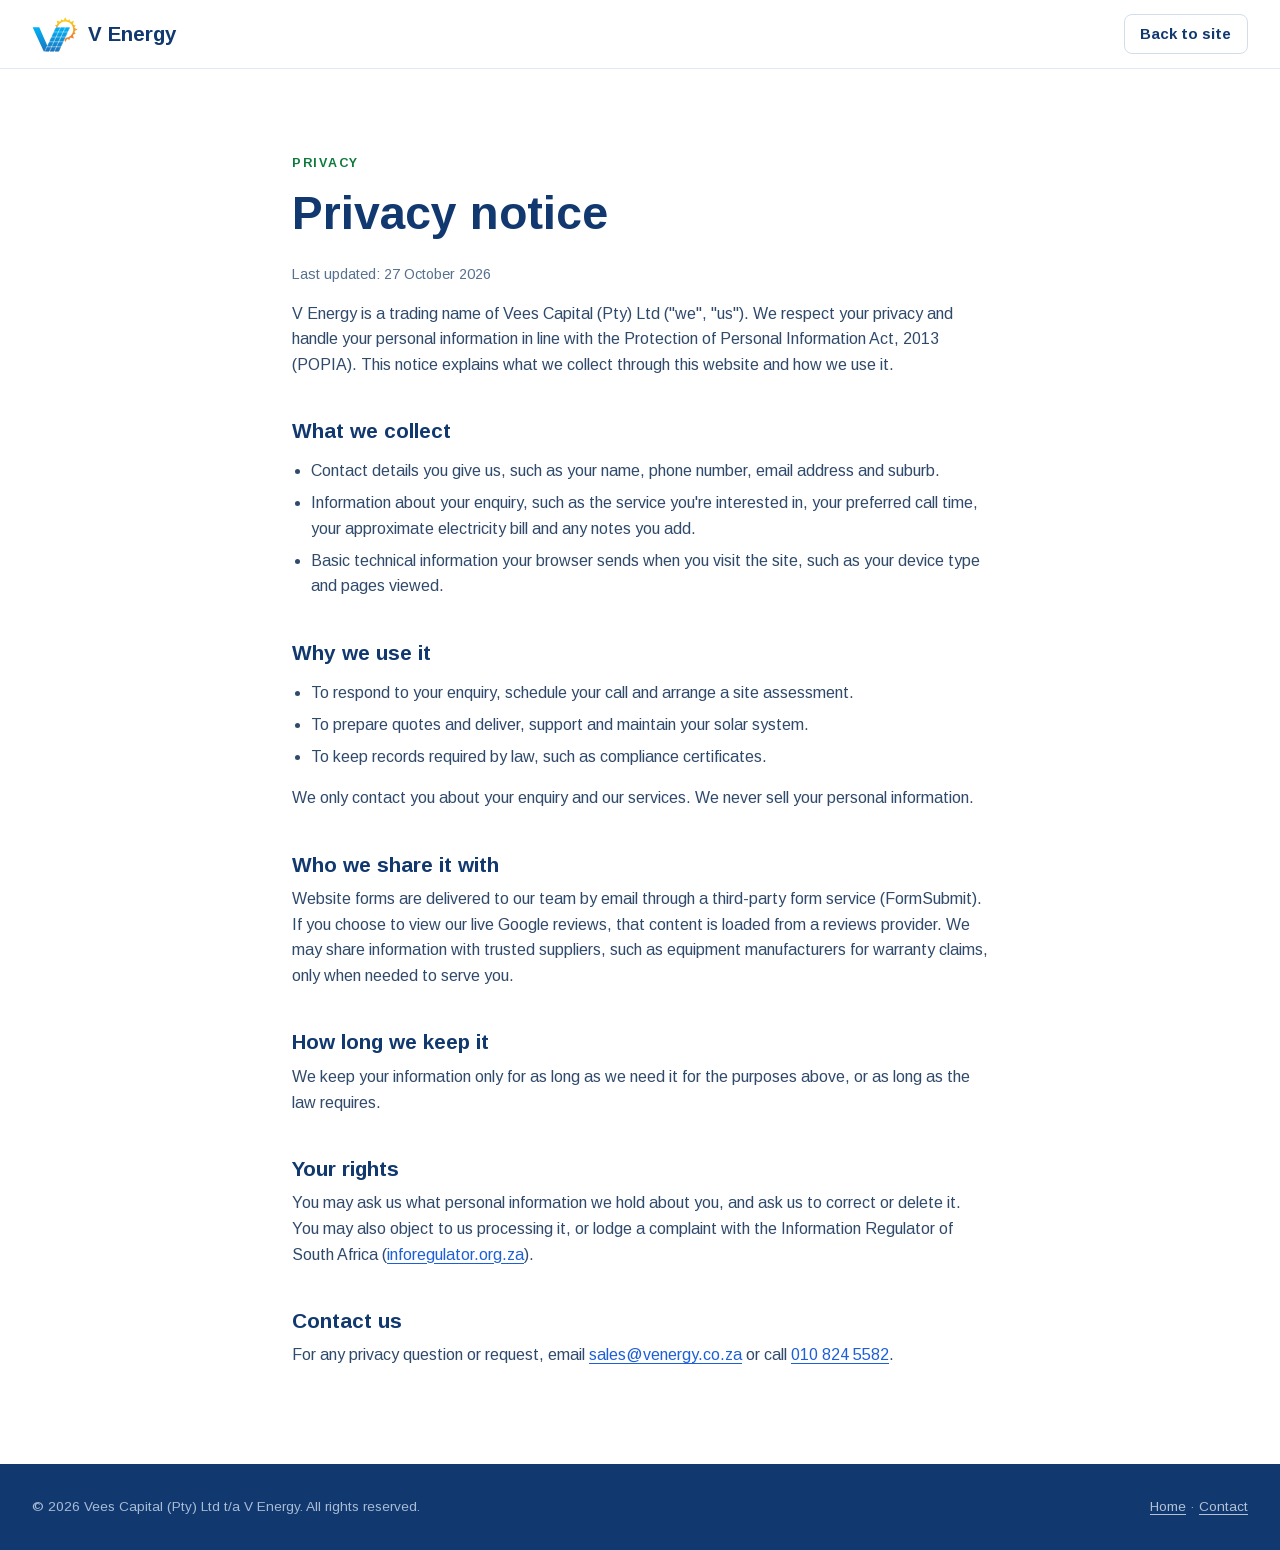
<file: privacy.html>
<!doctype html>
<html lang="en-ZA">
<head>
  <meta charset="utf-8">
  <meta name="viewport" content="width=device-width, initial-scale=1, viewport-fit=cover">
  <title>Privacy notice | V Energy</title>
  <meta name="description" content="How V Energy (Vees Capital (Pty) Ltd) collects, uses and protects the personal information you share through our website.">
  <link rel="canonical" href="https://venergy.co.za/privacy.html">
  <meta name="theme-color" content="#ffffff">
  <link rel="icon" href="favicon.ico" sizes="48x48">
  <link rel="icon" href="favicon.svg" type="image/svg+xml">
  <link rel="apple-touch-icon" href="apple-touch-icon.png">
  <link rel="stylesheet" href="assets/css/styles.css?v=2026103004">
  <style>
    .simple-header { position: sticky; top: 0; z-index: 10; background: rgba(255, 255, 255, .92); border-bottom: 1px solid var(--line); -webkit-backdrop-filter: blur(12px); backdrop-filter: blur(12px); }
    .simple-header .header-bar { justify-content: space-between; }
    .legal { max-width: 760px; padding-block: clamp(40px, 7vw, 80px); }
    .legal h1 { font-size: clamp(2rem, 1.4rem + 2.4vw, 2.9rem); letter-spacing: 0; }
    .legal h2 { margin-top: 2em; font-size: 1.3rem; }
    .legal ul { padding-left: 1.2em; }
    .legal li { margin-bottom: .4em; }
    .legal .updated { color: var(--muted); font-size: .9rem; }
  </style>
</head>
<body>
  <svg class="sprite" xmlns="http://www.w3.org/2000/svg" aria-hidden="true">
    <defs><linearGradient id="vm-b" x1="0" y1="46.7" x2="0" y2="156" gradientUnits="userSpaceOnUse"><stop offset="0" stop-color="#01b2f5"/><stop offset="1" stop-color="#1c74be"/></linearGradient><linearGradient id="vm-s" x1="0" y1="17.1" x2="0" y2="83.1" gradientUnits="userSpaceOnUse"><stop offset="0" stop-color="#fbcd1f"/><stop offset="1" stop-color="#ef862f"/></linearGradient></defs><symbol id="i-vmark" viewBox="0 0 207.3 158.4"><path fill="url(#vm-s)" stroke="none" d="M108.3 44.7A43.6 43.6 0 1 1 148.9 100.8L152.2 93.6A36.4 36.4 0 1 0 115.9 44.7ZM108.3 44.7L108.3 44.5L108.3 43.6L108 42.9L107.6 42.1L103.6 37.2L109.9 36.7L110.8 36.5L111.5 36.2L112.1 35.6L112.6 34.9L114.8 36.2L111.1 44.7ZM114.4 32.2Q115.5 30.7 115 28.9L111.4 16.4L123.7 20.7Q125.4 21.3 127 20.2L128.3 22.4L116.4 33.6ZM128 19.6Q129.7 18.7 130.2 17L132 9.9L138.1 13.9Q139.6 14.9 141.5 14.5L142 16.9L129.3 21.8ZM141.4 14.5Q143.3 14.2 144.1 12.6L150.1 1L156.1 12.6Q156.9 14.2 158.8 14.5L158.3 16.9L141.9 17ZM159.7 14.7Q161.5 15.2 163.1 14.2L169.3 10.3L171 17.4Q171.4 19.2 173 20.1L171.7 22.3L159.2 17.1ZM173.7 20.6Q175.3 21.6 177 21.1L189.3 17L185.6 29.4Q185 31.1 186.1 32.7L184.1 34.1L172.3 22.7ZM187 33.9Q187.9 35.6 189.7 36L196.8 37.6L193 43.8Q192.1 45.4 192.5 47.2L190.1 47.8L184.8 35.3ZM192.7 48.1Q193.1 49.9 194.7 50.7L206.3 56.6L194.8 62.7Q193.2 63.6 192.9 65.4L190.5 65L190.3 48.6ZM192.5 67.2Q192.1 69 193 70.6L196.8 76.8L189.7 78.4Q188 78.8 187 80.5L184.9 79.1L190.1 66.6ZM185.9 82.1Q184.8 83.6 185.3 85.3L189 97.8L176.7 93.6Q175 93 173.4 94.1L172.1 92L183.9 80.6ZM172.7 94.5Q171.1 95.5 170.6 97.2L168.8 104.3L162.7 100.4Q161.2 99.4 159.3 99.8L158.8 97.4L171.4 92.4ZM159.5 99.8L158.6 100.1L157.9 100.5L157.3 101.1L156.8 101.8L151 113.4L146.8 105.5L150.4 97.5L159 97.4Z"/><path fill="url(#vm-b)" stroke="none" d="M2.4 46.7L32.4 46.7L68.5 128.9L56.1 156L53 156Z"/><path fill="url(#vm-b)" stroke="url(#vm-b)" stroke-width="2.8" stroke-linejoin="round" d="M108.4 48.1L125.6 48.1L117.4 65.9L100.3 65.9ZM130.3 48.1L147.5 48.1L139.3 65.9L122.1 65.9ZM152.1 48.1L169.3 48.1L161.2 65.9L144 65.9ZM98.2 70.3L115.4 70.3L107.3 88.1L90.1 88.1ZM120.1 70.3L137.3 70.3L129.2 88.1L112 88.1ZM142 70.3L159.2 70.3L151 88.1L133.8 88.1ZM88.1 92.5L105.3 92.5L97.1 110.3L79.9 110.3ZM109.9 92.5L127.1 92.5L119 110.3L101.8 110.3ZM131.8 92.5L149 92.5L140.9 110.3L123.7 110.3ZM77.9 114.7L95.1 114.7L87 132.4L69.8 132.4ZM99.8 114.7L117 114.7L108.8 132.4L91.6 132.4ZM121.7 114.7L138.8 114.7L130.7 132.4L113.5 132.4ZM67.8 136.8L85 136.8L76.8 154.6L59.6 154.6ZM89.6 136.8L106.8 136.8L98.7 154.6L81.5 154.6ZM111.5 136.8L128.7 136.8L120.5 154.6L103.4 154.6Z"/></symbol>
  </svg>

  <header class="simple-header">
    <div class="container header-bar">
      <a class="brand" href="index.html" aria-label="V Energy home">
        <svg class="brand-mark" aria-hidden="true"><use href="#i-vmark"/></svg>
        <span class="brand-word">V&nbsp;Energy</span>
      </a>
      <a class="btn btn-outline btn-sm" href="index.html">Back to site</a>
    </div>
  </header>

  <main class="container legal">
    <p class="kicker">Privacy</p>
    <h1>Privacy notice</h1>
    <p class="updated">Last updated: 27 October 2026</p>

    <p>V Energy is a trading name of Vees Capital (Pty) Ltd ("we", "us"). We respect your privacy and handle your personal information in line with the Protection of Personal Information Act, 2013 (POPIA). This notice explains what we collect through this website and how we use it.</p>

    <h2>What we collect</h2>
    <ul>
      <li>Contact details you give us, such as your name, phone number, email address and suburb.</li>
      <li>Information about your enquiry, such as the service you're interested in, your preferred call time, your approximate electricity bill and any notes you add.</li>
      <li>Basic technical information your browser sends when you visit the site, such as your device type and pages viewed.</li>
    </ul>

    <h2>Why we use it</h2>
    <ul>
      <li>To respond to your enquiry, schedule your call and arrange a site assessment.</li>
      <li>To prepare quotes and deliver, support and maintain your solar system.</li>
      <li>To keep records required by law, such as compliance certificates.</li>
    </ul>
    <p>We only contact you about your enquiry and our services. We never sell your personal information.</p>

    <h2>Who we share it with</h2>
    <p>Website forms are delivered to our team by email through a third-party form service (FormSubmit). If you choose to view our live Google reviews, that content is loaded from a reviews provider. We may share information with trusted suppliers, such as equipment manufacturers for warranty claims, only when needed to serve you.</p>

    <h2>How long we keep it</h2>
    <p>We keep your information only for as long as we need it for the purposes above, or as long as the law requires.</p>

    <h2>Your rights</h2>
    <p>You may ask us what personal information we hold about you, and ask us to correct or delete it. You may also object to us processing it, or lodge a complaint with the Information Regulator of South Africa (<a href="https://inforegulator.org.za" target="_blank" rel="noopener">inforegulator.org.za</a>).</p>

    <h2>Contact us</h2>
    <p>For any privacy question or request, email <a href="mailto:sales@venergy.co.za">sales@venergy.co.za</a> or call <a href="tel:+27108245582">010&nbsp;824&nbsp;5582</a>.</p>
  </main>

  <footer class="site-footer" style="padding-block: 32px">
    <div class="container footer-bottom" style="margin-top: 0; border-top: 0; padding-top: 0">
      <p>© 2026 Vees Capital (Pty) Ltd t/a V Energy. All rights reserved.</p>
      <p><a href="index.html">Home</a> · <a href="index.html#contact">Contact</a></p>
    </div>
  </footer>
</body>
</html>
</file>
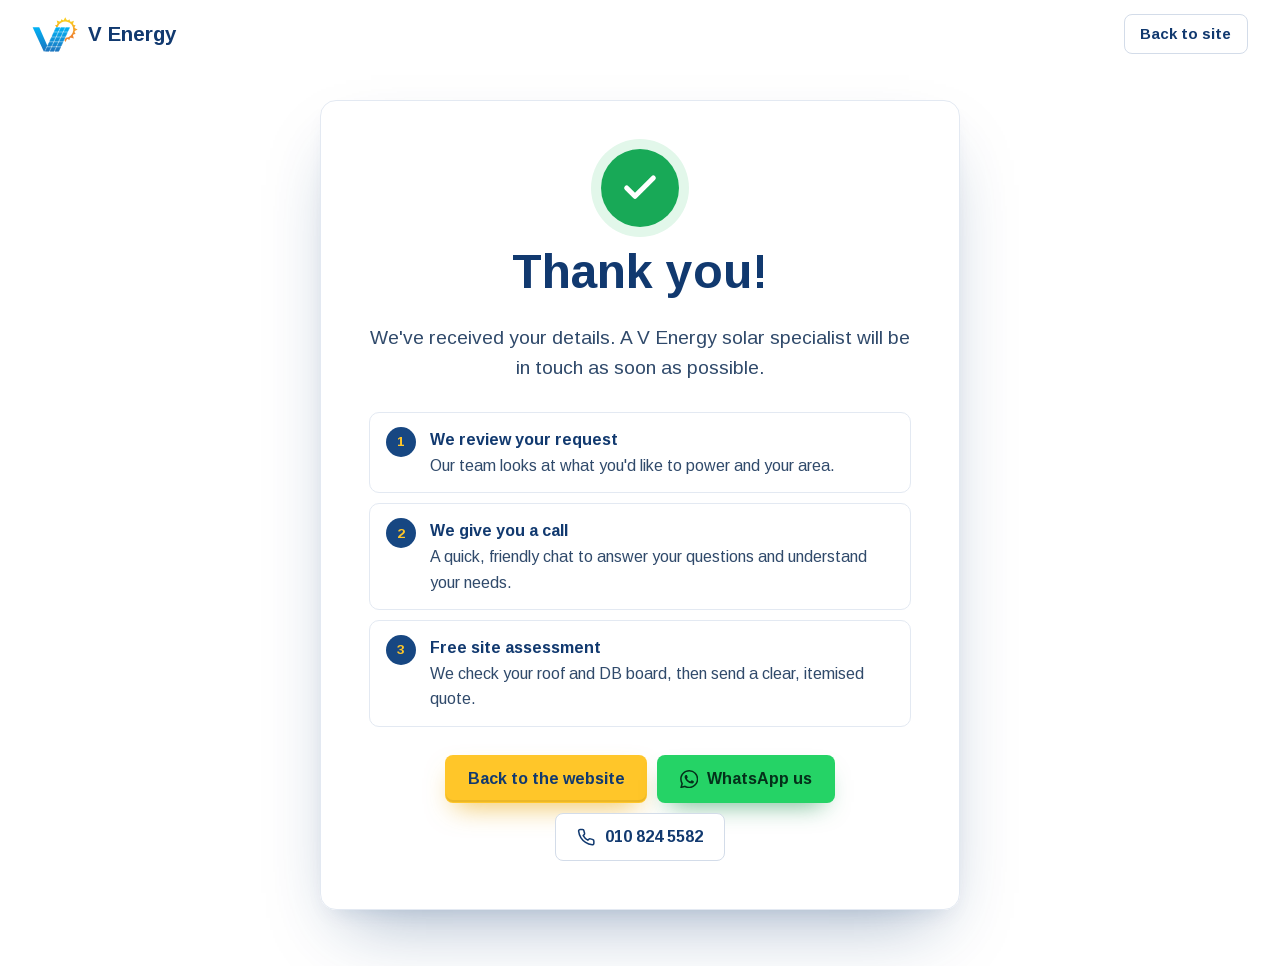
<file: Thankyou.html>
<!doctype html>
<html lang="en-ZA">
<head>
  <meta charset="utf-8">
  <meta name="viewport" content="width=device-width, initial-scale=1, viewport-fit=cover">
  <title>Thank you | V Energy</title>
  <meta name="description" content="Thanks for contacting V Energy. A solar specialist will be in touch shortly.">
  <meta name="robots" content="noindex, follow">
  <meta name="theme-color" content="#ffffff">
  <link rel="icon" href="favicon.ico" sizes="48x48">
  <link rel="icon" href="favicon.svg" type="image/svg+xml">
  <link rel="apple-touch-icon" href="apple-touch-icon.png">
  <link rel="stylesheet" href="assets/css/styles.css?v=2026103004">
  <style>
    .simple-header { position: absolute; inset: 0 0 auto; z-index: 2; padding-top: env(safe-area-inset-top); }
    .simple-header .header-bar { justify-content: space-between; }
    .thanks { min-height: 100vh; min-height: 100dvh; display: grid; place-items: center; padding: calc(var(--header-h) + 32px) 0 56px; }
    .thanks-card { max-width: 640px; margin-inline: auto; padding: clamp(28px, 5vw, 48px); border: 1px solid var(--line); border-radius: var(--radius-xl); background: rgba(255, 255, 255, .9); box-shadow: var(--shadow-lg); text-align: center; }
    .thanks-card h1 { font-size: clamp(2rem, 1.4rem + 2.6vw, 3rem); letter-spacing: 0; }
    .thanks-card .lead { max-width: 30em; margin-inline: auto; }
    .next-steps { display: grid; gap: 10px; margin: 28px 0; padding: 0; list-style: none; text-align: left; }
    .next-steps li { display: flex; gap: 14px; align-items: flex-start; padding: 14px 16px; border: 1px solid var(--line); border-radius: 10px; background: #fff; }
    .next-steps strong { display: block; color: var(--ink); font-family: var(--font-display); }
    .next-steps span.n { display: grid; place-items: center; flex: none; width: 30px; height: 30px; border-radius: 50%; background: var(--navy-800); color: var(--yellow-400); font-weight: 700; font-size: .85rem; }
    .thanks-actions { display: flex; flex-wrap: wrap; justify-content: center; gap: 10px; }
    @media (max-width: 559px) { .thanks-actions .btn { flex: 1 1 100%; } }
  </style>
</head>
<body>
  <svg class="sprite" xmlns="http://www.w3.org/2000/svg" aria-hidden="true">
    <symbol id="i-check" viewBox="0 0 24 24"><path d="M20 6 9 17l-5-5"/></symbol>
    <symbol id="i-phone" viewBox="0 0 24 24"><path d="M22 16.92v3a2 2 0 0 1-2.18 2 19.79 19.79 0 0 1-8.63-3.07 19.5 19.5 0 0 1-6-6 19.79 19.79 0 0 1-3.07-8.67A2 2 0 0 1 4.11 2h3a2 2 0 0 1 2 1.72c.13.96.36 1.9.7 2.81a2 2 0 0 1-.45 2.11L8.09 9.91a16 16 0 0 0 6 6l1.27-1.27a2 2 0 0 1 2.11-.45c.91.34 1.85.57 2.81.7A2 2 0 0 1 22 16.92z"/></symbol>
    <symbol id="i-whatsapp" viewBox="0 0 24 24"><path fill="currentColor" stroke="none" d="M17.47 14.38c-.3-.15-1.76-.87-2.03-.97-.27-.1-.47-.15-.67.15-.2.3-.77.97-.94 1.16-.17.2-.35.22-.64.07-.3-.15-1.26-.46-2.39-1.47-.88-.79-1.48-1.76-1.65-2.06-.17-.3-.02-.46.13-.6.13-.14.3-.35.45-.53.15-.17.2-.3.3-.5.1-.2.05-.37-.03-.52-.07-.15-.67-1.61-.92-2.2-.24-.58-.49-.5-.67-.51h-.57c-.2 0-.52.07-.79.37-.27.3-1.04 1.02-1.04 2.48s1.07 2.88 1.21 3.07c.15.2 2.1 3.2 5.08 4.49.71.31 1.26.49 1.7.63.71.22 1.36.19 1.87.12.57-.09 1.76-.72 2-1.41.25-.7.25-1.29.18-1.41-.08-.13-.27-.2-.57-.35zm-5.42 7.4h-.01a9.87 9.87 0 0 1-5.03-1.38l-.36-.21-3.74.98 1-3.65-.24-.37a9.86 9.86 0 0 1-1.51-5.26c0-5.45 4.44-9.88 9.89-9.88 2.64 0 5.12 1.03 6.99 2.9a9.83 9.83 0 0 1 2.89 6.99c0 5.45-4.44 9.88-9.88 9.88zm8.41-18.3A11.82 11.82 0 0 0 12.05 0C5.5 0 .16 5.34.16 11.89c0 2.1.55 4.14 1.59 5.95L.06 24l6.3-1.65a11.88 11.88 0 0 0 5.68 1.45h.01c6.55 0 11.89-5.34 11.89-11.89 0-3.18-1.24-6.16-3.48-8.41z"/></symbol>
    <defs><linearGradient id="vm-b" x1="0" y1="46.7" x2="0" y2="156" gradientUnits="userSpaceOnUse"><stop offset="0" stop-color="#01b2f5"/><stop offset="1" stop-color="#1c74be"/></linearGradient><linearGradient id="vm-s" x1="0" y1="17.1" x2="0" y2="83.1" gradientUnits="userSpaceOnUse"><stop offset="0" stop-color="#fbcd1f"/><stop offset="1" stop-color="#ef862f"/></linearGradient></defs><symbol id="i-vmark" viewBox="0 0 207.3 158.4"><path fill="url(#vm-s)" stroke="none" d="M108.3 44.7A43.6 43.6 0 1 1 148.9 100.8L152.2 93.6A36.4 36.4 0 1 0 115.9 44.7ZM108.3 44.7L108.3 44.5L108.3 43.6L108 42.9L107.6 42.1L103.6 37.2L109.9 36.7L110.8 36.5L111.5 36.2L112.1 35.6L112.6 34.9L114.8 36.2L111.1 44.7ZM114.4 32.2Q115.5 30.7 115 28.9L111.4 16.4L123.7 20.7Q125.4 21.3 127 20.2L128.3 22.4L116.4 33.6ZM128 19.6Q129.7 18.7 130.2 17L132 9.9L138.1 13.9Q139.6 14.9 141.5 14.5L142 16.9L129.3 21.8ZM141.4 14.5Q143.3 14.2 144.1 12.6L150.1 1L156.1 12.6Q156.9 14.2 158.8 14.5L158.3 16.9L141.9 17ZM159.7 14.7Q161.5 15.2 163.1 14.2L169.3 10.3L171 17.4Q171.4 19.2 173 20.1L171.7 22.3L159.2 17.1ZM173.7 20.6Q175.3 21.6 177 21.1L189.3 17L185.6 29.4Q185 31.1 186.1 32.7L184.1 34.1L172.3 22.7ZM187 33.9Q187.9 35.6 189.7 36L196.8 37.6L193 43.8Q192.1 45.4 192.5 47.2L190.1 47.8L184.8 35.3ZM192.7 48.1Q193.1 49.9 194.7 50.7L206.3 56.6L194.8 62.7Q193.2 63.6 192.9 65.4L190.5 65L190.3 48.6ZM192.5 67.2Q192.1 69 193 70.6L196.8 76.8L189.7 78.4Q188 78.8 187 80.5L184.9 79.1L190.1 66.6ZM185.9 82.1Q184.8 83.6 185.3 85.3L189 97.8L176.7 93.6Q175 93 173.4 94.1L172.1 92L183.9 80.6ZM172.7 94.5Q171.1 95.5 170.6 97.2L168.8 104.3L162.7 100.4Q161.2 99.4 159.3 99.8L158.8 97.4L171.4 92.4ZM159.5 99.8L158.6 100.1L157.9 100.5L157.3 101.1L156.8 101.8L151 113.4L146.8 105.5L150.4 97.5L159 97.4Z"/><path fill="url(#vm-b)" stroke="none" d="M2.4 46.7L32.4 46.7L68.5 128.9L56.1 156L53 156Z"/><path fill="url(#vm-b)" stroke="url(#vm-b)" stroke-width="2.8" stroke-linejoin="round" d="M108.4 48.1L125.6 48.1L117.4 65.9L100.3 65.9ZM130.3 48.1L147.5 48.1L139.3 65.9L122.1 65.9ZM152.1 48.1L169.3 48.1L161.2 65.9L144 65.9ZM98.2 70.3L115.4 70.3L107.3 88.1L90.1 88.1ZM120.1 70.3L137.3 70.3L129.2 88.1L112 88.1ZM142 70.3L159.2 70.3L151 88.1L133.8 88.1ZM88.1 92.5L105.3 92.5L97.1 110.3L79.9 110.3ZM109.9 92.5L127.1 92.5L119 110.3L101.8 110.3ZM131.8 92.5L149 92.5L140.9 110.3L123.7 110.3ZM77.9 114.7L95.1 114.7L87 132.4L69.8 132.4ZM99.8 114.7L117 114.7L108.8 132.4L91.6 132.4ZM121.7 114.7L138.8 114.7L130.7 132.4L113.5 132.4ZM67.8 136.8L85 136.8L76.8 154.6L59.6 154.6ZM89.6 136.8L106.8 136.8L98.7 154.6L81.5 154.6ZM111.5 136.8L128.7 136.8L120.5 154.6L103.4 154.6Z"/></symbol>
  </svg>

  <header class="simple-header">
    <div class="container header-bar">
      <a class="brand" href="index.html" aria-label="V Energy home">
        <svg class="brand-mark" aria-hidden="true"><use href="#i-vmark"/></svg>
        <span class="brand-word">V&nbsp;Energy</span>
      </a>
      <a class="btn btn-outline btn-sm" href="index.html">Back to site</a>
    </div>
  </header>

  <main class="hero thanks">
    <div class="container">
      <div class="thanks-card">
        <div class="done-badge" aria-hidden="true"><svg class="i"><use href="#i-check"/></svg></div>
        <h1>Thank you!</h1>
        <p class="lead">We've received your details. A V Energy solar specialist will be in touch as soon as possible.</p>
        <ol class="next-steps">
          <li><span class="n">1</span><span><strong>We review your request</strong>Our team looks at what you'd like to power and your area.</span></li>
          <li><span class="n">2</span><span><strong>We give you a call</strong>A quick, friendly chat to answer your questions and understand your needs.</span></li>
          <li><span class="n">3</span><span><strong>Free site assessment</strong>We check your roof and DB board, then send a clear, itemised quote.</span></li>
        </ol>
        <div class="thanks-actions">
          <a class="btn btn-primary" href="index.html">Back to the website</a>
          <a class="btn btn-wa" href="https://wa.me/27813471724?text=Hi%20V%20Energy%2C%20I%27ve%20just%20sent%20an%20enquiry%20on%20your%20website." target="_blank" rel="noopener"><svg class="i" aria-hidden="true"><use href="#i-whatsapp"/></svg>WhatsApp us</a>
          <a class="btn btn-outline" href="tel:+27108245582"><svg class="i" aria-hidden="true"><use href="#i-phone"/></svg>010&nbsp;824&nbsp;5582</a>
        </div>
      </div>
    </div>
  </main>
</body>
</html>
</file>
<file: assets/css/styles.css>
/* ==========================================================================
   V Energy: site styles
   Mobile-first. Palette: mostly white, yellow first, then a clear corporate
   blue for ink and dark surfaces, with green accents.
   ========================================================================== */

/* The site font is Arial. Windows, macOS and iOS have it built in, so local() picks it up and nothing
   downloads. Android and Linux don't include Arial; they get Arimo, a free font drawn to Arial's exact
   letter widths (SIL Open Font License, see assets/fonts/OFL.txt), so the layout is the same everywhere. */
@font-face {
  font-family: "Arial";
  src: local("Arial"), local("ArialMT"), url("../fonts/arimo-latin.woff2") format("woff2");
  font-weight: 400;
  font-style: normal;
  font-display: swap;
}

@font-face {
  font-family: "Arial";
  src: local("Arial Bold"), local("Arial-BoldMT"), url("../fonts/arimo-latin.woff2") format("woff2");
  font-weight: 700;
  font-style: normal;
  font-display: swap;
}

:root {
  --navy-950: #0b2e5b;
  --navy-900: #11396f;
  --navy-800: #174782;
  --navy-700: #205a9c;
  --navy-600: #2b6eb6;

  --blue-600: #1d5fd6;
  --blue-500: #2f7cf6;
  --blue-400: #5aa0ff;
  --blue-100: #e7f0ff;
  --blue-50: #f3f7ff;

  --yellow-600: #e8a400;
  --yellow-500: #ffb703;
  --yellow-400: #ffc629;
  --yellow-300: #ffd75e;
  --yellow-100: #fff3cc;
  --yellow-50: #fffaeb;

  --green-700: #0f7a3d;
  --green-600: #128a46;
  --green-500: #18a957;
  --green-400: #3cc879;
  --green-100: #e2f7ea;

  --red-500: #e5484d;

  --bg: #ffffff;
  --bg-soft: #f6f8fc;
  --ink: var(--navy-900);
  --ink-2: #304a6b;
  --muted: #56708f;
  --line: #e3e9f2;
  --line-2: #d3dce9;

  --shadow-sm: 0 1px 2px rgba(17, 57, 111, .05), 0 4px 12px -4px rgba(17, 57, 111, .08);
  --shadow-md: 0 12px 28px -10px rgba(17, 57, 111, .22), 0 2px 6px rgba(17, 57, 111, .05);
  --shadow-lg: 0 34px 70px -26px rgba(17, 57, 111, .38), 0 10px 24px -12px rgba(17, 57, 111, .14);
  --shadow-yellow: 0 12px 28px -10px rgba(232, 164, 0, .7);

  --radius-sm: 6px;
  --radius: 10px;
  --radius-lg: 12px;
  --radius-xl: 16px;

  --font-display: Arial, Helvetica, sans-serif;
  --font-body: Arial, Helvetica, sans-serif;

  --container: 1240px;
  --gutter: clamp(16px, 4vw, 32px);
  --header-h: 68px;
  --section-y: clamp(72px, 9vw, 128px);

  --ease: cubic-bezier(.2, .7, .2, 1);
  --ease-out: cubic-bezier(.16, 1, .3, 1);
}

/* ---------- Base ---------- */

*, *::before, *::after { box-sizing: border-box; }

html {
  -webkit-text-size-adjust: 100%;
  text-size-adjust: 100%;
  scroll-behavior: smooth;
  scroll-padding-top: calc(var(--header-h) + 16px);
  overflow-x: hidden;
  overflow-x: clip;
}

body {
  margin: 0;
  font-family: var(--font-body);
  font-size: 1rem;
  line-height: 1.6;
  color: var(--ink-2);
  background: var(--bg);
  -webkit-font-smoothing: antialiased;
  -moz-osx-font-smoothing: grayscale;
  overflow-x: hidden;
  overflow-x: clip;
}

body.no-scroll { overflow: hidden; }

[hidden] { display: none !important; }

img, svg, video { display: block; max-width: 100%; }
img { height: auto; }
picture { display: block; }

h1, h2, h3, h4 {
  margin: 0 0 .5em;
  font-family: var(--font-display);
  font-weight: 700;
  line-height: 1.12;
  letter-spacing: 0;
  color: var(--ink);
  text-wrap: balance;
}

h2 { font-size: clamp(1.9rem, 1.25rem + 2.7vw, 3.1rem); }
h3 { font-size: 1.25rem; }

p { margin: 0 0 1em; text-wrap: pretty; }

a { color: var(--blue-600); text-underline-offset: 3px; }
a:hover { color: var(--navy-800); }

button, input, select, textarea { font: inherit; color: inherit; }
button { cursor: pointer; }

:focus-visible { outline: 3px solid var(--blue-500); outline-offset: 3px; }

sup { font-size: .6em; }

.sr-only {
  position: absolute !important;
  width: 1px; height: 1px;
  padding: 0; margin: -1px;
  overflow: hidden;
  clip: rect(0 0 0 0);
  white-space: nowrap;
  border: 0;
}

.sprite { position: absolute; width: 0; height: 0; overflow: hidden; }

.skip-link {
  position: fixed;
  top: -80px;
  left: 16px;
  z-index: 1000;
  padding: 12px 18px;
  border-radius: 8px;
  background: var(--navy-800);
  color: #fff;
  font-weight: 600;
  text-decoration: none;
  transition: top .2s;
}
.skip-link:focus { top: 12px; color: #fff; }

.container {
  width: 100%;
  max-width: calc(var(--container) + var(--gutter) * 2);
  margin-inline: auto;
  padding-inline: var(--gutter);
}

.i {
  width: 1.25em;
  height: 1.25em;
  flex: none;
  fill: none;
  stroke: currentColor;
  stroke-width: 2;
  stroke-linecap: round;
  stroke-linejoin: round;
}

.center { text-align: center; }

.stars { display: inline-flex; gap: 2px; color: var(--yellow-500); }
.stars svg { width: 16px; height: 16px; }
.stars--lg svg { width: 22px; height: 22px; }
.stars .star-off { color: var(--line-2); }

.fineprint { font-size: .8rem; color: var(--muted); margin: 12px 0 0; }

/* ---------- Buttons ---------- */

.btn {
  --btn-bg: #fff;
  --btn-fg: var(--ink);
  --btn-bd: transparent;
  position: relative;
  isolation: isolate;
  display: inline-flex;
  align-items: center;
  justify-content: center;
  gap: .55em;
  min-height: 48px;
  padding: .8em 1.35em;
  border: 1.5px solid var(--btn-bd);
  border-radius: 8px;
  background: var(--btn-bg);
  color: var(--btn-fg);
  font-family: var(--font-display);
  font-size: 1rem;
  font-weight: 600;
  line-height: 1.1;
  letter-spacing: 0;
  text-decoration: none;
  white-space: nowrap;
  overflow: hidden;
  -webkit-tap-highlight-color: transparent;
  transition: transform .25s var(--ease), box-shadow .25s var(--ease), background-color .25s, border-color .25s, color .25s;
}
.btn:hover { color: var(--btn-fg); transform: translateY(-2px); }
.btn:active { transform: translateY(0) scale(.98); }
.btn .i { width: 1.15em; height: 1.15em; }

.btn-primary {
  --btn-bg: var(--yellow-400);
  --btn-fg: var(--navy-900);
  box-shadow: var(--shadow-yellow), inset 0 -2px 0 rgba(0, 0, 0, .08);
}
@media (hover: hover) {
  .btn-primary:hover { box-shadow: 0 16px 34px -10px rgba(232, 164, 0, .85), inset 0 -2px 0 rgba(0, 0, 0, .08); }
}

.btn-outline { --btn-bg: #fff; --btn-fg: var(--ink); --btn-bd: var(--line-2); }
.btn-outline:hover { --btn-bd: var(--ink); }

.btn-ghost {
  --btn-bg: rgba(255, 255, 255, .65);
  --btn-fg: var(--ink);
  --btn-bd: rgba(17, 57, 111, .16);
  -webkit-backdrop-filter: blur(8px);
  backdrop-filter: blur(8px);
}
.btn-ghost:hover { --btn-bd: var(--ink); --btn-bg: #fff; }
.btn-ghost .i { transition: transform .25s var(--ease); }
.btn-ghost:hover .i { transform: translateX(3px); }

.btn-dark {
  --btn-bg: var(--navy-800);
  --btn-fg: #fff;
  box-shadow: 0 14px 30px -12px rgba(17, 57, 111, .65);
}
.btn-dark:hover { --btn-bg: var(--navy-700); }

.btn-wa { --btn-bg: #25d366; --btn-fg: #04301a; box-shadow: 0 12px 26px -12px rgba(18, 140, 70, .7); }
.btn-wa:hover { --btn-bg: #34e077; }

.btn-sm { min-height: 40px; padding: .55em 1.05em; font-size: .9375rem; }
.btn-lg { min-height: 56px; padding: .95em 1.6em; font-size: 1.0625rem; }
.btn-block { width: 100%; }

/* ---------- Scroll progress ---------- */

.scroll-progress {
  position: fixed;
  inset: 0 0 auto;
  z-index: 120;
  height: 3px;
  pointer-events: none;
}
.scroll-progress span {
  display: block;
  height: 100%;
  background: var(--yellow-400);
  transform: scaleX(var(--progress, 0));
  transform-origin: 0 50%;
}

/* ---------- Header ---------- */

.site-header {
  position: fixed;
  inset: 0 0 auto;
  z-index: 100;
  padding-top: env(safe-area-inset-top);
  transition: background-color .35s, box-shadow .35s;
}
.site-header.is-scrolled,
.site-header.menu-open {
  background: rgba(255, 255, 255, .86);
  -webkit-backdrop-filter: saturate(180%) blur(16px);
  backdrop-filter: saturate(180%) blur(16px);
  box-shadow: 0 1px 0 rgba(17, 57, 111, .07), 0 10px 30px -18px rgba(17, 57, 111, .3);
}
.site-header.menu-open { background: #fff; }

.header-bar {
  display: flex;
  align-items: center;
  gap: 12px;
  height: var(--header-h);
}

.brand {
  display: inline-flex;
  align-items: center;
  gap: 10px;
  color: var(--ink);
  font-family: var(--font-display);
  font-size: 1.28rem;
  font-weight: 700;
  letter-spacing: 0;
  text-decoration: none;
}
.brand:hover { color: var(--ink); }
.brand-mark {
  flex: none;
  width: 46px;
  height: 35px;
}

.nav { display: none; margin-inline: auto; }
.nav-list { display: flex; gap: 2px; margin: 0; padding: 0; list-style: none; }
.nav-list a {
  display: block;
  padding: 9px 14px;
  border-radius: 8px;
  color: var(--ink-2);
  font-size: .95rem;
  font-weight: 500;
  text-decoration: none;
  transition: background-color .2s, color .2s;
}
.nav-list a:hover,
.nav-list a.is-active { color: var(--ink); background: rgba(17, 57, 111, .06); }

.header-cta { display: flex; align-items: center; gap: 8px; margin-left: auto; }

.header-phone {
  display: inline-grid;
  place-items: center;
  width: 44px;
  height: 44px;
  border-radius: 8px;
  border: 1px solid var(--line-2);
  background: rgba(255, 255, 255, .7);
  color: var(--ink);
  font-weight: 600;
  text-decoration: none;
}
.header-phone span { display: none; }
.header-phone:hover { color: var(--blue-600); }

.header-book { display: none; }

.menu-btn {
  display: grid;
  place-items: center;
  width: 44px;
  height: 44px;
  padding: 0;
  border: 1px solid var(--line-2);
  border-radius: 8px;
  background: rgba(255, 255, 255, .7);
}
.menu-icon { position: relative; display: block; width: 18px; height: 14px; }
.menu-icon i {
  position: absolute;
  left: 0;
  right: 0;
  height: 2px;
  border-radius: 2px;
  background: var(--ink);
  transition: transform .3s var(--ease), opacity .2s, top .3s var(--ease);
}
.menu-icon i:nth-child(1) { top: 0; }
.menu-icon i:nth-child(2) { top: 6px; }
.menu-icon i:nth-child(3) { top: 12px; }
.menu-btn[aria-expanded="true"] .menu-icon i:nth-child(1) { top: 6px; transform: rotate(45deg); }
.menu-btn[aria-expanded="true"] .menu-icon i:nth-child(2) { opacity: 0; }
.menu-btn[aria-expanded="true"] .menu-icon i:nth-child(3) { top: 6px; transform: rotate(-45deg); }

.mobile-menu {
  position: fixed;
  inset: calc(var(--header-h) + env(safe-area-inset-top)) 0 0;
  display: flex;
  flex-direction: column;
  gap: 24px;
  padding: 8px var(--gutter) calc(24px + env(safe-area-inset-bottom));
  overflow-y: auto;
  background: #fff;
  animation: menu-in .35s var(--ease-out);
}
.mm-list { margin: 0; padding: 0; list-style: none; }
.mm-list a {
  display: flex;
  align-items: center;
  justify-content: space-between;
  padding: 15px 4px;
  border-bottom: 1px solid var(--line);
  color: var(--ink);
  font-family: var(--font-display);
  font-size: 1.4rem;
  font-weight: 600;
  letter-spacing: 0;
  text-decoration: none;
}
.mm-list a::after { content: "→"; color: var(--muted); font-weight: 400; }
.mm-cta { display: grid; gap: 12px; margin-top: auto; }
.mm-row { display: grid; grid-template-columns: 1fr 1fr; gap: 10px; }
.mm-note { display: flex; align-items: center; justify-content: center; gap: 8px; margin: 4px 0 0; color: var(--muted); }

@keyframes menu-in { from { opacity: 0; transform: translateY(-10px); } }

@media (min-width: 640px) {
  .header-book { display: inline-flex; }
}
@media (min-width: 900px) {
  .header-phone { display: inline-flex; gap: 8px; width: auto; height: auto; padding: 8px 12px; border: 0; background: none; }
  .header-phone span { display: inline; }
}
@media (min-width: 1180px) {
  .nav { display: block; }
  .menu-btn { display: none; }
  .header-cta { margin-left: 0; }
}

/* ---------- Reveal on scroll ---------- */

.js [data-reveal] {
  opacity: 0;
  translate: 0 28px;
  transition: opacity .8s var(--ease-out), translate .9s var(--ease-out);
  transition-delay: var(--d, 0ms);
}
.js [data-reveal].is-in { opacity: 1; translate: none; }

/* ---------- Section scaffolding ---------- */

.section { position: relative; padding-block: var(--section-y); }

.section-head { max-width: 760px; margin-bottom: clamp(32px, 5vw, 56px); }
.section-head--center { margin-inline: auto; text-align: center; }

.kicker {
  display: inline-flex;
  align-items: center;
  gap: 10px;
  margin-bottom: 14px;
  color: var(--green-700);
  font-size: .78rem;
  font-weight: 700;
  letter-spacing: .14em;
  text-transform: uppercase;
}

h2 em {
  font-style: normal;
  color: var(--green-600);
}

.lead { font-size: clamp(1.0625rem, 1rem + .3vw, 1.2rem); color: var(--ink-2); }


/* ---------- Hero ---------- */

.hero {
  position: relative;
  isolation: isolate;
  overflow: hidden;
  padding: calc(var(--header-h) + env(safe-area-inset-top) + clamp(24px, 6vw, 72px)) 0 clamp(64px, 9vw, 120px);
  background: #fff;
}
.hero-inner {
  display: grid;
  gap: clamp(44px, 7vw, 72px);
  align-items: center;
}

/* Sized so "Keep the lights on." always fits on one line and, from large phones up,
   "Beat rising power bills." does too: two short lines instead of a stack of words. */
.hero-title {
  margin-bottom: 22px;
  font-size: clamp(2.1rem, 1.2rem + 3.4vw, 3.35rem);
  font-weight: 700;
  line-height: 1.16;
  letter-spacing: 0;
}
.hero-title .hl { display: block; }

.hero-kicker {
  display: flex;
  align-items: center;
  gap: 10px;
  width: fit-content;
  max-width: 100%;
  margin-bottom: 22px;
  padding: 7px 14px;
  border: 1px solid rgba(17, 57, 111, .1);
  border-radius: 6px;
  background: rgba(255, 255, 255, .78);
  box-shadow: var(--shadow-sm);
  color: var(--navy-700);
  font-family: var(--font-body);
  font-size: .86rem;
  font-weight: 600;
  line-height: 1.3;
  letter-spacing: 0;
  -webkit-backdrop-filter: blur(8px);
  backdrop-filter: blur(8px);
}

.hl {
  text-decoration-line: underline;
  text-decoration-color: var(--green-500);
  text-decoration-thickness: .09em;
  text-underline-offset: .12em;
  animation: underline-in .9s .3s var(--ease-out) both;
}
@keyframes underline-in { from { text-decoration-color: transparent; } }

.hero-lead {
  max-width: 34em;
  margin-bottom: 28px;
  font-size: clamp(1.05rem, .98rem + .35vw, 1.24rem);
  color: var(--ink-2);
}

.hero-ctas { display: flex; flex-wrap: wrap; gap: 12px; }

.hero-note {
  display: flex;
  align-items: center;
  gap: 8px;
  margin: 16px 0 0;
  color: var(--muted);
  font-size: .9rem;
}
.hero-note .i { color: var(--green-500); width: 18px; height: 18px; }

.hero-proof {
  display: flex;
  flex-wrap: wrap;
  gap: 10px 22px;
  margin: 26px 0 0;
  padding: 22px 0 0;
  border-top: 1px solid rgba(17, 57, 111, .08);
  list-style: none;
  color: var(--ink-2);
  font-size: .92rem;
}
.hero-proof li { display: flex; align-items: center; gap: 8px; }
.hero-proof .i { color: var(--green-600); width: 19px; height: 19px; }
.hero-proof strong { color: var(--ink); }

/* Hero 3D stage */
.hero-visual { position: relative; perspective: 1600px; perspective-origin: 50% 35%; }

.stage {
  position: relative;
  width: min(100%, 600px);
  margin-inline: auto;
  aspect-ratio: 1 / .88;
  transform-style: preserve-3d;
  transform: rotateX(4deg) rotateY(-8deg);
}

.stage-card {
  position: absolute;
  margin: 0;
  overflow: hidden;
  border-radius: 14px;
  background: #dbe5f2;
  box-shadow: 0 50px 80px -40px rgba(17, 57, 111, .55), 0 18px 36px -18px rgba(17, 57, 111, .35);
}
.stage-card picture { height: 100%; }
.stage-card img { width: 100%; height: 100%; object-fit: cover; }

.stage-main { inset: 0 0 18% 12%; transform: translateZ(0); }

.stage-real {
  left: 0;
  bottom: 0;
  width: 36%;
  aspect-ratio: 4 / 5;
  border: 5px solid #fff;
  border-radius: 12px;
  transform: translateZ(70px);
}
.stage-real figcaption {
  position: absolute;
  left: 8px;
  right: 8px;
  bottom: 8px;
  display: flex;
  align-items: center;
  justify-content: center;
  gap: 5px;
  padding: 6px 8px;
  border-radius: 6px;
  background: rgba(255, 255, 255, .92);
  color: var(--ink);
  font-size: .7rem;
  font-weight: 700;
  line-height: 1.2;
  text-align: center;
}
.stage-real figcaption .i { width: 13px; height: 13px; color: var(--green-500); stroke-width: 3; }

.chip {
  --z: 100px;
  position: absolute;
  display: flex;
  align-items: center;
  gap: 10px;
  padding: 9px 14px 9px 9px;
  border: 1px solid rgba(255, 255, 255, .9);
  border-radius: 10px;
  background: rgba(255, 255, 255, .9);
  box-shadow: 0 22px 44px -18px rgba(17, 57, 111, .45), 0 2px 6px rgba(17, 57, 111, .08);
  white-space: nowrap;
  transform: translateZ(var(--z));
}

.chip-ic {
  display: grid;
  place-items: center;
  width: 36px;
  height: 36px;
  border-radius: 6px;
  background: var(--yellow-100);
  color: #b07a00;
}
.chip-ic .i { width: 20px; height: 20px; }
.chip-txt { display: flex; flex-direction: column; line-height: 1.15; }
.chip-txt small { color: var(--muted); font-size: .7rem; font-weight: 600; }
.chip-txt strong { color: var(--ink); font-family: var(--font-display); font-size: 1rem; font-variant-numeric: tabular-nums; }

.chip-solar { top: -3%; right: 4%; --z: 130px; }
.chip-save {
  right: 3%;
  bottom: 5%;
  --z: 115px;
  --delay: -1s;
  gap: 14px;
  padding: 10px 14px;
}
.spark { width: 84px; height: 28px; overflow: visible; }
.spark path {
  fill: none;
  stroke: var(--green-500);
  stroke-width: 2.5;
  stroke-linecap: round;
  stroke-linejoin: round;
  stroke-dasharray: 120;
  stroke-dashoffset: 120;
  animation: draw 2.4s .8s var(--ease-out) forwards;
}
@keyframes draw { to { stroke-dashoffset: 0; } }

@media (max-width: 559px) {
  .hero-ctas .btn { flex: 1 1 100%; }
  .stage { width: 100%; }
  .chip { gap: 8px; padding: 7px 10px 7px 7px; border-radius: 8px; }
  .chip-ic { width: 30px; height: 30px; border-radius: 6px; }
  .chip-ic .i { width: 17px; height: 17px; }
  .chip-txt small { font-size: .64rem; }
  .chip-txt strong { font-size: .86rem; }
  .chip-solar { top: -5%; right: 0; }
  .chip-save { right: 2%; bottom: 3%; gap: 8px; padding: 8px 10px; }
  .spark { width: 56px; height: 22px; }
}

.chip { background: rgba(255, 255, 255, .95); }

@media (max-width: 1023px) {
  .hero-visual { margin-top: 18px; }
  .chip-solar { top: 2%; }
}
@media (min-width: 1024px) {
  .hero { min-height: min(100vh, 980px); display: flex; align-items: center; }
  .hero > .container { width: 100%; }
  .hero-inner { grid-template-columns: minmax(0, 1.04fr) minmax(0, .96fr); }
  /* the text column is about half the screen here, so the title scales with it */
  .hero-title { font-size: clamp(2.9rem, 4.5vw - 7px, 3.35rem); }
}

/* ---------- Trust strip ---------- */

.trust { padding: 0 0 clamp(56px, 7vw, 88px); }

.stats {
  display: grid;
  grid-template-columns: repeat(2, minmax(0, 1fr));
  gap: 12px;
  margin: 0;
  padding: 0;
  list-style: none;
}
.stats li {
  position: relative;
  display: flex;
  flex-direction: column;
  gap: 6px;
  overflow: hidden;
  padding: clamp(18px, 2.4vw, 28px);
  border: 1px solid var(--line);
  border-radius: var(--radius-lg);
  background: #fff;
  box-shadow: var(--shadow-sm);
}
.stats li::before {
  content: "";
  position: absolute;
  inset: 0 0 auto;
  height: 4px;
  background: var(--yellow-400);
}
.stats li:nth-child(2)::before { background: var(--blue-500); }
.stats li:nth-child(3)::before { background: var(--green-500); }
.stats li:nth-child(4)::before { background: var(--yellow-400); }
.stats strong {
  display: flex;
  align-items: center;
  color: var(--ink);
  font-family: var(--font-display);
  font-size: clamp(1.9rem, 1.35rem + 2.1vw, 2.9rem);
  font-weight: 800;
  line-height: 1;
  letter-spacing: 0;
  font-variant-numeric: tabular-nums;
}
.stats li > span { color: var(--muted); font-size: .9rem; line-height: 1.35; }
/* the rating card is one big link down to the reviews */
.stats .stat-link { color: var(--muted); font-size: .9rem; line-height: 1.35; text-decoration: none; }
.stats .stat-link::after { content: ""; position: absolute; inset: 0; border-radius: var(--radius-lg); transition: box-shadow .2s; }
.stats .stat-link .nw { white-space: nowrap; }
.stats .stat-link .i { display: inline-block; width: 15px; height: 15px; margin-left: 5px; color: var(--blue-600); vertical-align: -2px; transition: transform .2s var(--ease); }
.stats .stat-link:hover { color: var(--ink); }
.stats .stat-link:hover::after { box-shadow: inset 0 0 0 1px var(--blue-500); }
.stats .stat-link:hover .i { transform: translateX(3px); }
.stats .stat-link:focus-visible { outline: none; }
.stats .stat-link:focus-visible::after { outline: 3px solid var(--blue-500); outline-offset: -3px; }
.star-i { width: .8em; height: .8em; margin-left: 4px; color: var(--yellow-500); }
.trust-foot { margin: 10px 0 0; color: var(--muted); font-size: .75rem; }

.marquee { margin-top: clamp(36px, 5vw, 60px); }
.marquee-label {
  margin: 0 0 16px;
  color: var(--muted);
  font-size: .76rem;
  font-weight: 700;
  letter-spacing: .16em;
  text-align: center;
  text-transform: uppercase;
}
.marquee-viewport {
  display: flex;
  overflow: hidden;
  -webkit-mask-image: linear-gradient(90deg, transparent, #000 12%, #000 88%, transparent);
  mask-image: linear-gradient(90deg, transparent, #000 12%, #000 88%, transparent);
}
.marquee-track {
  display: flex;
  flex: none;
  gap: clamp(36px, 5vw, 68px);
  margin: 0;
  padding: 0 clamp(36px, 5vw, 68px) 0 0;
  list-style: none;
  animation: marquee 40s linear infinite;
}
.marquee-track li {
  color: #64748b;
  font-family: var(--font-display);
  font-size: clamp(1.1rem, .9rem + 1vw, 1.6rem);
  font-weight: 700;
  letter-spacing: 0;
  white-space: nowrap;
  transition: color .2s;
}
.marquee-track li:hover { color: var(--ink); }
.marquee-viewport:hover .marquee-track { animation-play-state: paused; }
@keyframes marquee { to { transform: translateX(-100%); } }

@media (min-width: 900px) {
  .stats { grid-template-columns: repeat(4, minmax(0, 1fr)); gap: 20px; }
}

/* ---------- Services ---------- */

.services { background: var(--bg-soft); }

.bento { display: grid; gap: 16px; grid-template-columns: minmax(0, 1fr); }

.svc {
  position: relative;
  display: flex;
  flex-direction: column;
  overflow: hidden;
  border: 1px solid var(--line);
  border-radius: var(--radius-lg);
  background: #fff;
  box-shadow: var(--shadow-sm);
  transition: box-shadow .4s, transform .4s var(--ease-out);
}
.svc:hover { box-shadow: var(--shadow-lg); transform: translateY(-3px); }

.svc-media { position: relative; aspect-ratio: 16 / 10; overflow: hidden; background: #dfe7f1; }
.svc-media picture { height: 100%; }
.svc-media img { width: 100%; height: 100%; object-fit: cover; transition: transform .9s var(--ease-out); }
.svc:hover .svc-media img { transform: scale(1.06); }

/* Generators card: a spec panel instead of a photo */
.svc-media--gen {
  display: flex;
  flex-direction: column;
  justify-content: space-between;
  gap: 14px;
  padding: 22px;
  background: var(--navy-900);
  color: #fff;
}
.gen-ic {
  display: grid;
  place-items: center;
  width: 52px;
  height: 52px;
  border: 1px solid rgba(255, 255, 255, .2);
  border-radius: 10px;
  color: var(--yellow-400);
}
.gen-ic .i { width: 28px; height: 28px; stroke-width: 1.75; }
.svc .gen-range { margin: 0; color: #c9d6e8; font-size: .92rem; line-height: 1.4; }
.svc .gen-range strong { display: block; margin-bottom: 4px; color: #fff; font-family: var(--font-display); font-size: clamp(1.45rem, 1.2rem + .9vw, 1.8rem); font-weight: 700; letter-spacing: 0; line-height: 1.15; }
@media (max-width: 699px) {
  .svc-media--gen { aspect-ratio: 2 / 1; }
}

.svc-body { position: relative; z-index: 2; display: flex; flex: 1; flex-direction: column; padding: 22px 22px 24px; }
.svc h3 { margin: 12px 0 8px; font-size: 1.3rem; }
.svc p { color: var(--ink-2); font-size: .97rem; }

.tag {
  display: inline-flex;
  align-items: center;
  gap: 6px;
  width: fit-content;
  padding: 6px 11px;
  border-radius: 6px;
  background: var(--yellow-100);
  color: #6f4f00;
  font-size: .76rem;
  font-weight: 700;
  letter-spacing: .02em;
}
.tag .i { width: 14px; height: 14px; }
.tag--blue { background: var(--blue-100); color: var(--blue-600); }
.tag--green { background: var(--green-100); color: var(--green-700); }
.tag--red { background: #fde8e8; color: #b42318; }

.ticks { display: grid; gap: 9px; margin: 0 0 22px; padding: 0; list-style: none; }
.ticks li { display: flex; align-items: flex-start; gap: 10px; color: var(--ink); font-size: .95rem; font-weight: 500; }
.ticks li::before {
  content: "";
  flex: none;
  width: 20px;
  height: 20px;
  margin-top: 1px;
  border-radius: 50%;
  background: var(--green-500) url("data:image/svg+xml,%3Csvg xmlns='http://www.w3.org/2000/svg' viewBox='0 0 24 24' fill='none' stroke='%23fff' stroke-width='3.2' stroke-linecap='round' stroke-linejoin='round'%3E%3Cpath d='M20 6 9 17l-5-5'/%3E%3C/svg%3E") center / 12px no-repeat;
}

.svc-link {
  display: inline-flex;
  align-items: center;
  gap: 6px;
  width: fit-content;
  margin-top: auto;
  padding: 6px 0;
  color: var(--blue-600);
  font-family: var(--font-display);
  font-weight: 600;
  text-decoration: none;
}
.svc-link .i { width: 18px; height: 18px; transition: transform .25s var(--ease); }
.svc-link:hover .i { transform: translateX(4px); }

@media (min-width: 700px) {
  .bento { grid-template-columns: repeat(2, minmax(0, 1fr)); }
}

@media (min-width: 1024px) {
  .bento { grid-template-columns: repeat(12, minmax(0, 1fr)); gap: 20px; }
  .svc { grid-column: span 3; }
  .svc:not(.svc--feature) .svc-body { padding: 20px 20px 22px; }
  .svc--feature { grid-column: span 6; }
  .svc--feature .svc-media { aspect-ratio: 16 / 9; }
  .svc--feature h3 { font-size: 1.5rem; }
}

/* ---------- Energy flow simulator ---------- */

.sim { background: #fff; }

.sim-card {
  display: grid;
  overflow: hidden;
  border: 1px solid var(--line);
  border-radius: var(--radius-xl);
  background: #fff;
  box-shadow: var(--shadow-lg);
}

.sim-scene {
  display: flex;
  flex-direction: column;
  justify-content: center;
  gap: 10px;
  padding: clamp(18px, 3vw, 32px);
  background: var(--bg-soft);
  transition: background-color .6s;
}
.sim-scene.is-night { background: #e8eef7; }
.sim-scene-title {
  margin: 0;
  color: #4d6684;
  font-size: .76rem;
  font-weight: 700;
  letter-spacing: .14em;
  text-transform: uppercase;
}

/* Monitoring-style flow diagram: five nodes on a 3 x 3 grid, lines drawn between cell centres */
.flow-map {
  position: relative;
  display: grid;
  grid-template-columns: repeat(3, minmax(0, 1fr));
  grid-template-rows: repeat(3, minmax(0, 1fr));
  grid-template-areas: ". solar ." "grid inv home" ". batt .";
  width: 100%;
  max-width: 640px;
  margin: 0 auto 18px;
  aspect-ratio: 4 / 3;
}
.flow-lines { position: absolute; inset: 0; width: 100%; height: 100%; overflow: visible; }
.flow-lines path { fill: none; stroke-linecap: round; vector-effect: non-scaling-stroke; }
.flow-base { stroke: var(--line-2); stroke-width: 3; transition: stroke .3s; }
.flow {
  stroke-width: 4;
  stroke-dasharray: 2 10;
  opacity: 0;
  transition: opacity .4s;
  animation: flow var(--flow-speed, 1s) linear infinite;
}
.flow.is-on { opacity: 1; }
.flow.is-rev { animation-direction: reverse; }
.flow--solar { stroke: var(--yellow-600); }
.flow--home { stroke: var(--blue-500); }
.flow--batt { stroke: var(--green-500); }
.flow--grid { stroke: #6b7f99; }
@keyframes flow { to { stroke-dashoffset: -12; } }

.fnode { position: relative; z-index: 1; display: grid; place-items: center; min-width: 0; }
.fnode--solar { grid-area: solar; }
.fnode--grid { grid-area: grid; }
.fnode--inv { grid-area: inv; }
.fnode--home { grid-area: home; }
.fnode--batt { grid-area: batt; }
.fnode-ic {
  position: relative;
  display: grid;
  place-items: center;
  width: clamp(52px, 11vw, 76px);
  aspect-ratio: 1;
  border: 2px solid var(--line-2);
  border-radius: 50%;
  background: #fff;
  box-shadow: var(--shadow-sm);
  transition: border-color .3s, color .3s;
}
.fnode-ic .i { width: 44%; height: 44%; }
.fnode--solar .fnode-ic { color: var(--yellow-600); }
.fnode--home .fnode-ic { color: var(--blue-600); }
.fnode--batt .fnode-ic { border-color: transparent; color: var(--green-600); }
.fnode--grid .fnode-ic { color: #5d708a; }
.fnode--inv .fnode-ic {
  display: flex;
  flex-direction: column;
  align-items: center;
  justify-content: center;
  gap: 3px;
  width: clamp(86px, 17vw, 128px);
  aspect-ratio: 5 / 4;
  border: 0;
  border-radius: 10px;
  background: var(--navy-900);
  color: var(--yellow-400);
  box-shadow: var(--shadow-md);
}
.fnode--inv .fnode-ic .i { width: clamp(24px, 5vw, 36px); height: clamp(24px, 5vw, 36px); }
.fnode-inv-label { color: #fff; font-size: clamp(.62rem, .55rem + .3vw, .74rem); font-weight: 700; line-height: 1.15; text-align: center; }

.fnode-txt { position: absolute; display: flex; flex-direction: column; line-height: 1.2; white-space: nowrap; }
.fnode--solar .fnode-txt,
.fnode--batt .fnode-txt { top: 50%; left: calc(50% + clamp(34px, 7vw, 44px)); transform: translateY(-50%); }
.fnode--grid .fnode-txt,
.fnode--home .fnode-txt { top: calc(50% + clamp(32px, 6.8vw, 42px)); left: 50%; align-items: center; text-align: center; transform: translateX(-50%); }
.fnode-label { color: #4d6684; font-size: .76rem; font-weight: 600; }
.fnode-val {
  color: var(--ink);
  font-family: var(--font-display);
  font-size: clamp(1rem, .9rem + .5vw, 1.25rem);
  font-weight: 700;
  letter-spacing: 0;
  font-variant-numeric: tabular-nums;
}

/* Battery charge ring */
.ring { position: absolute; inset: -2px; width: calc(100% + 4px); height: calc(100% + 4px); transform: rotate(-90deg); }
.ring circle { fill: none; stroke-width: 4; }
.ring-bg { stroke: var(--line); }
.ring-val { stroke: var(--green-500); stroke-linecap: round; transition: stroke-dasharray .3s, stroke .3s; }
.ring-val.is-mid { stroke: var(--yellow-500); }
.ring-val.is-low { stroke: var(--red-500); }

.flow-map.is-night .fnode--solar .fnode-ic { color: #9aabc2; }
.flow-map.is-night .fnode--solar .fnode-val { color: #4d6684; }
.flow-map.is-ls .fnode--grid .fnode-ic { border-color: var(--red-500); color: var(--red-500); }
.flow-map.is-ls .fnode--grid .fnode-label,
.flow-map.is-ls .fnode--grid .fnode-val { color: #b42318; }
.flow-map.is-ls .flow-base--grid { stroke: var(--red-500); stroke-dasharray: 4 7; }

.sim-panel {
  display: flex;
  flex-direction: column;
  justify-content: center;
  gap: 18px;
  padding: clamp(20px, 3vw, 32px);
  background: var(--navy-900);
  color: #d9e3f1;
}

.sim-clock { display: flex; align-items: baseline; justify-content: space-between; gap: 12px; }
.sim-clock-label { color: #b3c4dc; font-size: .76rem; font-weight: 700; letter-spacing: .14em; text-transform: uppercase; }
.sim-time {
  color: #fff;
  font-family: var(--font-display);
  font-size: clamp(2.2rem, 1.7rem + 2vw, 3rem);
  font-weight: 700;
  line-height: 1;
  letter-spacing: 0;
  font-variant-numeric: tabular-nums;
}

.sim-range-wrap { display: block; padding-top: 4px; }
.sim-range {
  width: 100%;
  height: 10px;
  margin: 0;
  border-radius: 10px;
  background: rgba(255, 255, 255, .2);
  cursor: pointer;
  -webkit-appearance: none;
  appearance: none;
}
.sim-range::-webkit-slider-thumb {
  width: 32px;
  height: 32px;
  border: 3px solid #fff;
  border-radius: 50%;
  background: var(--yellow-400);
  box-shadow: 0 0 0 7px rgba(255, 198, 41, .22), 0 4px 12px rgba(0, 0, 0, .3);
  cursor: grab;
  -webkit-appearance: none;
  appearance: none;
}
.sim-range::-moz-range-thumb {
  width: 26px;
  height: 26px;
  border: 3px solid #fff;
  border-radius: 50%;
  background: var(--yellow-400);
  box-shadow: 0 0 0 7px rgba(255, 198, 41, .22), 0 4px 12px rgba(0, 0, 0, .3);
  cursor: grab;
}
.sim-range:focus-visible { outline-offset: 8px; }
.sim-range-scale { display: flex; justify-content: space-between; margin-top: 10px; color: #a9bcd6; font-size: .72rem; }

.sim-controls { display: flex; flex-wrap: wrap; align-items: center; justify-content: space-between; gap: 12px; }
.sim .btn-outline { --btn-bg: rgba(255, 255, 255, .08); --btn-fg: #fff; --btn-bd: rgba(255, 255, 255, .3); }
.sim .btn-outline:hover { --btn-bd: #fff; }
#sim-play .i-pause { display: none; }
#sim-play[aria-pressed="true"] .i-play { display: none; }
#sim-play[aria-pressed="true"] .i-pause { display: block; }
#sim-play .i { fill: currentColor; stroke: none; }

.switch { position: relative; display: inline-flex; align-items: center; gap: 10px; color: #fff; font-weight: 600; cursor: pointer; }
.switch input { position: absolute; width: 1px; height: 1px; opacity: 0; }
.switch-ui {
  position: relative;
  flex: none;
  width: 52px;
  height: 30px;
  border-radius: 999px;
  background: rgba(255, 255, 255, .22);
  transition: background-color .25s;
}
.switch-ui::after {
  content: "";
  position: absolute;
  top: 4px;
  left: 4px;
  width: 22px;
  height: 22px;
  border-radius: 50%;
  background: #fff;
  box-shadow: 0 2px 6px rgba(0, 0, 0, .3);
  transition: transform .25s var(--ease);
}
.switch input:checked + .switch-ui { background: var(--red-500); }
.switch input:checked + .switch-ui::after { transform: translateX(22px); }
.switch input:focus-visible + .switch-ui { outline: 3px solid var(--blue-400); outline-offset: 3px; }

.sim-status {
  margin: 0;
  padding: 12px 14px;
  border: 1px solid rgba(60, 200, 121, .35);
  border-radius: 8px;
  background: rgba(24, 169, 87, .16);
  color: #d6f5e3;
  font-size: .92rem;
  font-weight: 500;
  transition: background-color .3s, border-color .3s, color .3s;
}
.sim-status.is-alert { border-color: rgba(255, 110, 115, .6); background: rgba(229, 72, 77, .24); color: #ffe4e5; }
.sim-status.is-night { border-color: rgba(150, 190, 255, .4); background: rgba(90, 160, 255, .16); color: #dceaff; }
.sim .fineprint { margin: 0; color: #a9bcd6; }

@media (max-width: 559px) {
  .fnode-label { font-size: .7rem; }
}
@media (min-width: 1024px) {
  .sim-card { grid-template-columns: minmax(0, 1.5fr) minmax(0, 1fr); }
}

/* ---------- Savings advisor ---------- */

.advisor { background: var(--yellow-50); }

.advisor-grid { display: grid; gap: clamp(36px, 5vw, 64px); align-items: start; }

.advisor-form { margin-top: 28px; }
.advisor-go { margin-top: 4px; }
.advisor-go .i { transform: rotate(90deg); }

.q { min-width: 0; margin: 0 0 26px; padding: 0; border: 0; }
.q legend, .q-label {
  display: flex;
  align-items: center;
  gap: 10px;
  margin-bottom: 12px;
  padding: 0;
  color: var(--ink);
  font-family: var(--font-display);
  font-size: 1.04rem;
  font-weight: 600;
}
.q-num {
  display: grid;
  place-items: center;
  flex: none;
  width: 28px;
  height: 28px;
  border-radius: 50%;
  background: var(--navy-800);
  color: #fff;
  font-size: .82rem;
}
.q-row { display: flex; flex-wrap: wrap; align-items: baseline; justify-content: space-between; gap: 4px 12px; }
.q-row .q-label { margin-bottom: 10px; }
.bill-out {
  color: var(--ink);
  font-family: var(--font-display);
  font-size: 1.6rem;
  font-weight: 800;
  letter-spacing: 0;
  font-variant-numeric: tabular-nums;
}

.seg { display: grid; gap: 8px; }
.seg--2 { grid-template-columns: 1fr 1fr; }
.seg--3 { grid-template-columns: 1fr; }
.seg label { position: relative; display: block; }
.seg input { position: absolute; inset: 0; width: 100%; height: 100%; margin: 0; opacity: 0; cursor: pointer; }
.seg span {
  display: flex;
  align-items: center;
  justify-content: center;
  gap: 8px;
  min-height: 52px;
  height: 100%;
  padding: 10px 14px;
  border: 1.5px solid var(--line-2);
  border-radius: 8px;
  background: #fff;
  color: var(--ink-2);
  font-size: .95rem;
  font-weight: 600;
  line-height: 1.25;
  text-align: center;
  transition: background-color .2s, border-color .2s, color .2s, box-shadow .2s;
}
.seg span .i { width: 18px; height: 18px; }
.seg label:hover span { border-color: var(--navy-700); }
.seg input:checked + span {
  border-color: var(--navy-800);
  background: var(--navy-800);
  color: #fff;
  box-shadow: 0 12px 24px -14px rgba(17, 57, 111, .7);
}
.seg input:focus-visible + span { outline: 3px solid var(--blue-500); outline-offset: 2px; }

.range {
  --fill: 10%;
  width: 100%;
  height: 10px;
  margin: 6px 0 0;
  border-radius: 10px;
  background: linear-gradient(90deg, var(--yellow-400) var(--fill), #e4e9f1 var(--fill));
  cursor: pointer;
  -webkit-appearance: none;
  appearance: none;
}
.range::-webkit-slider-thumb {
  width: 32px;
  height: 32px;
  border: 7px solid var(--navy-800);
  border-radius: 50%;
  background: var(--yellow-400);
  box-shadow: 0 6px 16px -4px rgba(17, 57, 111, .55);
  cursor: grab;
  -webkit-appearance: none;
  appearance: none;
}
.range::-moz-range-thumb {
  width: 20px;
  height: 20px;
  border: 7px solid var(--navy-800);
  border-radius: 50%;
  background: var(--yellow-400);
  box-shadow: 0 6px 16px -4px rgba(17, 57, 111, .55);
  cursor: grab;
}
.range:focus-visible { outline-offset: 8px; }
.range-scale { display: flex; justify-content: space-between; margin-top: 12px; color: var(--muted); font-size: .78rem; }

.result-card {
  position: relative;
  overflow: hidden;
  padding: clamp(22px, 3.5vw, 36px);
  border-radius: var(--radius-xl);
  background: var(--navy-900);
  box-shadow: var(--shadow-lg);
  color: #d4deeb;
}

.result-photo { margin: 0 0 20px; overflow: hidden; aspect-ratio: 32 / 15; border-radius: 10px; background: var(--navy-800); }
.result-photo picture { height: 100%; }
.result-photo img { width: 100%; height: 100%; object-fit: cover; }

.result-label {
  display: flex;
  align-items: center;
  gap: 8px;
  margin-bottom: 6px;
  color: var(--yellow-400);
  font-size: .78rem;
  font-weight: 700;
  letter-spacing: .14em;
  text-transform: uppercase;
}
.result-name { margin-bottom: 6px; color: #fff; font-size: clamp(1.55rem, 1.25rem + 1.4vw, 2.2rem); }
.result-sub { margin: 0; color: #9fb1cb; font-size: .94rem; }

.result-stats { display: grid; grid-template-columns: repeat(2, minmax(0, 1fr)); gap: 10px; margin: 20px 0 16px; }
.result-stats div { padding: 12px 14px; border: 1px solid rgba(255, 255, 255, .08); border-radius: 8px; background: rgba(255, 255, 255, .05); }
.result-stats dt { color: #9fb1cb; font-size: .78rem; }
.result-stats dd {
  margin: 4px 0 0;
  color: #fff;
  font-family: var(--font-display);
  font-size: clamp(1.2rem, 1.05rem + .7vw, 1.5rem);
  font-weight: 700;
  letter-spacing: 0;
  font-variant-numeric: tabular-nums;
}
.result-stats div:nth-child(-n+2) dd { color: #5fe39a; }

.result-extra p { display: flex; align-items: flex-start; gap: 10px; margin: 0 0 8px; font-size: .92rem; }
.result-extra .i { margin-top: 2px; color: var(--yellow-400); width: 18px; height: 18px; }
.result-extra strong { color: #fff; }

.result-price {
  display: flex;
  flex-wrap: wrap;
  align-items: baseline;
  justify-content: space-between;
  gap: 4px 12px;
  margin: 16px 0 18px;
  padding-top: 16px;
  border-top: 1px dashed rgba(255, 255, 255, .16);
}
.result-price span { color: #9fb1cb; }
.result-price strong { color: #fff; font-family: var(--font-display); font-size: 1.6rem; letter-spacing: 0; }
.result-card .fineprint { color: #a9bcd6; font-size: .78rem; }
.result-card .btn { white-space: normal; text-align: center; }

.result-card.is-updating .result-name,
.result-card.is-updating dd { animation: tick .45s var(--ease-out); }
@keyframes tick { from { opacity: .3; transform: translateY(6px); } }

@media (min-width: 520px) {
  .seg--3 { grid-template-columns: repeat(3, minmax(0, 1fr)); }
}
@media (min-width: 1024px) {
  .advisor-grid { grid-template-columns: minmax(0, 1fr) minmax(0, 1fr); align-items: center; }
  .advisor-go { display: none; }
}

/* ---------- Packages ---------- */

.packages { background: #fff; }

/* Product range tabs (shown when JavaScript runs; otherwise every range is listed in turn) */
.price-tabs { display: none; }
.js .price-tabs {
  display: flex;
  gap: 6px;
  width: fit-content;
  max-width: 100%;
  margin: 0 auto clamp(20px, 3vw, 30px);
  padding: 6px;
  overflow-x: auto;
  border: 1px solid var(--line);
  border-radius: 10px;
  background: var(--bg-soft);
  scrollbar-width: none;
}
.price-tabs::-webkit-scrollbar { display: none; }
.price-tab {
  display: inline-flex;
  align-items: center;
  gap: 8px;
  flex: none;
  min-height: 46px;
  padding: 0 18px;
  border: 0;
  border-radius: 8px;
  background: transparent;
  color: var(--ink-2);
  font-family: var(--font-display);
  font-size: .95rem;
  font-weight: 600;
  white-space: nowrap;
  cursor: pointer;
  transition: background-color .2s, color .2s, box-shadow .2s;
}
.price-tab .i { width: 18px; height: 18px; }
.price-tab:hover { color: var(--ink); }
.price-tab[aria-selected="true"] { background: var(--navy-900); color: #fff; box-shadow: 0 10px 22px -12px rgba(17, 57, 111, .7); }
.price-tab:focus-visible { outline: 3px solid var(--blue-500); outline-offset: 2px; }
.price-panel + .price-panel { margin-top: clamp(36px, 5vw, 56px); }
.js .price-panel + .price-panel { margin-top: 0; }
.price-panel:focus-visible { outline: 3px solid var(--blue-500); outline-offset: 8px; border-radius: 8px; }
.price-panel-title { margin-bottom: 6px; font-size: 1.4rem; text-align: center; }
.js .price-panel-title {
  position: absolute;
  width: 1px;
  height: 1px;
  overflow: hidden;
  clip-path: inset(50%);
  white-space: nowrap;
}
.price-intro { max-width: 46em; margin: 0 auto 14px; color: var(--muted); text-align: center; }
@media (max-width: 599px) {
  /* All three ranges stay visible on phones */
  .js .price-tabs { display: grid; grid-template-columns: repeat(3, minmax(0, 1fr)); width: 100%; border-radius: 10px; }
  .price-tab { justify-content: center; min-height: 54px; padding: 6px 8px; border-radius: 8px; font-size: .84rem; line-height: 1.2; text-align: center; white-space: normal; }
  .price-tab .i { display: none; }
}

.pkgs {
  display: grid;
  grid-auto-flow: column;
  grid-auto-columns: minmax(270px, 84%);
  gap: 16px;
  margin-inline: calc(var(--gutter) * -1);
  padding: 18px var(--gutter) 26px;
  overflow-x: auto;
  overscroll-behavior-x: contain;
  scroll-snap-type: x mandatory;
  scroll-padding-inline: var(--gutter);
  scrollbar-width: none;
}
.pkgs::-webkit-scrollbar { display: none; }

.pkg {
  position: relative;
  display: flex;
  flex-direction: column;
  padding: 26px 22px 22px;
  border: 1px solid var(--line);
  border-radius: var(--radius-lg);
  background: #fff;
  box-shadow: var(--shadow-sm);
  scroll-snap-align: center;
  transition: box-shadow .3s;
}
.pkg:hover { box-shadow: var(--shadow-lg); }
.pkg-tags { display: flex; flex-wrap: wrap; gap: 6px; margin: 0 0 12px; }
.pkg-tags .pkg-kva { margin-bottom: 0; }
.pkg-phase {
  display: inline-block;
  padding: 5px 10px;
  border-radius: 6px;
  background: var(--green-100);
  color: var(--green-700);
  font-size: .78rem;
  font-weight: 700;
}
.pkg--featured .pkg-phase { background: rgba(255, 255, 255, .12); color: #e3ebf6; }
.pkg-price--quote span { font-size: 1.75rem; }
.pkg-price .pkg-vat { margin-top: 2px; color: var(--muted); font-size: .78rem; font-weight: 600; letter-spacing: 0; text-transform: none; }
.pkg--featured .pkg-price .pkg-vat { color: #b3c4dc; }

.pkg-kva {
  display: inline-block;
  margin-bottom: 12px;
  padding: 5px 10px;
  border-radius: 6px;
  background: var(--blue-100);
  color: var(--blue-600);
  font-family: var(--font-display);
  font-size: .84rem;
  font-weight: 800;
}
.pkg-name { margin-bottom: 6px; font-size: 1.45rem; }
.pkg-desc { color: var(--muted); font-size: .95rem; }
.pkg-price { display: flex; flex-direction: column; margin: 4px 0 18px; }
.pkg-price small { color: var(--muted); font-size: .74rem; font-weight: 700; letter-spacing: .12em; text-transform: uppercase; }
.pkg-price span {
  color: var(--ink);
  font-family: var(--font-display);
  font-size: 2.15rem;
  font-weight: 800;
  line-height: 1.1;
  letter-spacing: 0;
}
.pkg-list {
  display: grid;
  gap: 11px;
  margin: 0 0 24px;
  padding: 18px 0 0;
  border-top: 1px solid var(--line);
  list-style: none;
}
.pkg-list li { display: flex; align-items: flex-start; gap: 10px; color: var(--ink-2); font-size: .95rem; }
.pkg-list .i { width: 18px; height: 18px; margin-top: 2px; color: var(--green-600); }
.pkg .btn { margin-top: auto; }

.pkg--featured {
  border-color: transparent;
  background: var(--navy-900);
  box-shadow: 0 34px 64px -26px rgba(17, 57, 111, .7);
  color: #cfd9e8;
}
.pkg--featured .pkg-name,
.pkg--featured .pkg-price span { color: #fff; }
.pkg--featured .pkg-kva { background: rgba(255, 198, 41, .16); color: var(--yellow-400); }
.pkg--featured .pkg-desc,
.pkg--featured .pkg-price small { color: #9fb1cb; }
.pkg--featured .pkg-list { border-color: rgba(255, 255, 255, .12); }
.pkg--featured .pkg-list li { color: #dbe4f0; }
.pkg--featured .pkg-list .i { color: var(--yellow-400); }

.pkg-badge {
  position: absolute;
  top: -13px;
  left: 50%;
  z-index: 2;
  display: inline-flex;
  align-items: center;
  gap: 6px;
  padding: 6px 13px;
  border-radius: 6px;
  background: var(--yellow-400);
  box-shadow: var(--shadow-yellow);
  color: var(--navy-900);
  font-size: .76rem;
  font-weight: 800;
  white-space: nowrap;
  translate: -50% 0;
}
.pkg-badge .i { width: 13px; height: 13px; }

.swipe-hint {
  display: flex;
  align-items: center;
  justify-content: center;
  gap: 8px;
  margin: 0;
  color: var(--muted);
  font-size: .85rem;
}
.swipe-hint .i { width: 16px; height: 16px; animation: nudge 1.6s ease-in-out infinite; }
@keyframes nudge { 50% { transform: translateX(5px); } }

.custom-card {
  display: grid;
  overflow: hidden;
  margin-top: clamp(28px, 4vw, 44px);
  border: 1px solid #f2e2a8;
  border-radius: var(--radius-xl);
  background: var(--yellow-50);
}
.custom-media { min-height: 220px; }
.custom-media picture { height: 100%; }
.custom-media img { width: 100%; height: 100%; object-fit: cover; }
.custom-body { padding: clamp(24px, 4vw, 44px); }
.custom-body h3 { font-size: clamp(1.45rem, 1.2rem + 1vw, 1.95rem); }
.custom-body p:not(.kicker) { max-width: 40em; }
.scope-note {
  display: flex;
  align-items: flex-start;
  gap: 16px;
  max-width: 880px;
  margin: clamp(22px, 3vw, 34px) auto 0;
  padding: 18px 22px;
  border: 1px solid var(--blue-100);
  border-radius: var(--radius-lg);
  background: var(--blue-50);
}
.scope-note .why-ic { width: 42px; height: 42px; border-radius: 8px; }
.scope-note p { margin: 0; color: var(--ink-2); font-size: .95rem; }
.scope-note strong { display: block; margin-bottom: 3px; color: var(--ink); font-family: var(--font-display); font-size: 1.05rem; }

@media (min-width: 700px) {
  .pkgs { grid-auto-columns: minmax(300px, 46%); }
}
@media (min-width: 900px) {
  .custom-card { grid-template-columns: 420px 1fr; align-items: stretch; }
  .custom-body { align-self: center; }
}
@media (min-width: 1100px) {
  .pkgs {
    grid-auto-flow: row;
    grid-template-columns: repeat(4, minmax(0, 1fr));
    margin-inline: 0;
    padding: 22px 0 8px;
    overflow: visible;
  }
  .pkgs--3 { grid-template-columns: repeat(3, minmax(0, 1fr)); max-width: 1040px; margin-inline: auto; }
  .pkg--featured { translate: 0 -14px; }
  .swipe-hint { display: none; }
}

/* ---------- Why V Energy ---------- */

.why { overflow: hidden; background: var(--blue-50); }

.why-grid { display: grid; gap: clamp(44px, 6vw, 84px); align-items: center; }

.why-visual { position: relative; width: 100%; max-width: 480px; margin-inline: auto; }
.why-frame { overflow: hidden; aspect-ratio: 4 / 5; border-radius: var(--radius-xl); box-shadow: var(--shadow-lg); }
.why-frame picture { height: 100%; }
.why-frame img { width: 100%; height: 100%; object-fit: cover; scale: 1.08; }

.float-badge {
  position: absolute;
  display: flex;
  align-items: center;
  gap: 12px;
  padding: 14px 18px;
  border-radius: 10px;
  background: #fff;
  box-shadow: var(--shadow-md);
}
.fb-1 { top: 9%; right: -18px; }
.fb-1 strong { color: var(--ink); font-family: var(--font-display); font-size: 2.3rem; font-weight: 800; line-height: 1; letter-spacing: 0; }
.fb-1 span { color: var(--muted); font-size: .84rem; line-height: 1.3; }
.fb-2 { bottom: 11%; left: -18px; }
.fb-2 .i { width: 38px; height: 38px; padding: 8px; border-radius: 8px; background: var(--green-100); color: var(--green-600); }
.fb-2 span { color: var(--ink); font-size: .9rem; font-weight: 700; line-height: 1.3; }

.why-list { display: grid; gap: 12px; margin: 26px 0 0; padding: 0; list-style: none; }
.why-list li {
  display: flex;
  gap: 16px;
  padding: 16px;
  border: 1px solid var(--line);
  border-radius: 10px;
  background: rgba(255, 255, 255, .72);
  transition: background-color .3s, box-shadow .3s, transform .3s var(--ease);
}
.why-list li:hover { background: #fff; box-shadow: var(--shadow-md); transform: translateX(4px); }
.why-ic {
  display: grid;
  place-items: center;
  flex: none;
  width: 46px;
  height: 46px;
  border-radius: 8px;
  background: var(--yellow-100);
  color: #8a6100;
}
.why-ic--blue { background: var(--blue-100); color: var(--blue-600); }
.why-ic--green { background: var(--green-100); color: var(--green-700); }
.why-list h3 { margin: 2px 0 4px; font-size: 1.06rem; }
.why-list p { margin: 0; color: var(--ink-2); font-size: .95rem; }

@media (max-width: 559px) {
  .fb-1 { right: 8px; top: 6%; padding: 12px 14px; }
  .fb-2 { left: 8px; bottom: 6%; padding: 12px 14px; }
  .fb-1 strong { font-size: 1.9rem; }
}
@media (min-width: 1024px) {
  .why-grid { grid-template-columns: minmax(0, .9fr) minmax(0, 1.1fr); }
}

/* ---------- Process ---------- */

.process { background: #fff; }

.steps { position: relative; display: grid; gap: 14px; margin: 0 0 44px; padding: 0; list-style: none; counter-reset: step; }

.step {
  position: relative;
  display: grid;
  grid-template-columns: auto minmax(0, 1fr);
  column-gap: 16px;
  padding: 20px;
  border: 1px solid var(--line);
  border-radius: var(--radius-lg);
  background: #fff;
  box-shadow: var(--shadow-sm);
}
.step { counter-increment: step; }
.step::after {
  content: "0" counter(step);
  position: absolute;
  top: 12px;
  right: 16px;
  color: rgba(17, 57, 111, .07);
  font-family: var(--font-display);
  font-size: 2.3rem;
  font-weight: 800;
  line-height: 1;
}
.step-ic {
  position: relative;
  z-index: 1;
  display: grid;
  grid-row: span 2;
  place-items: center;
  width: 52px;
  height: 52px;
  border-radius: 10px;
  background: var(--navy-800);
  box-shadow: 0 12px 24px -12px rgba(17, 57, 111, .7);
  color: var(--yellow-400);
}
.step h3 { margin: 2px 0 6px; padding-right: 48px; font-size: 1.1rem; }
.step p { margin: 0; color: var(--ink-2); font-size: .94rem; }

@media (min-width: 700px) and (max-width: 1023px) {
  .steps { grid-template-columns: repeat(2, minmax(0, 1fr)); }
  .step:last-child { grid-column: 1 / -1; }
}
@media (min-width: 1024px) {
  .steps { grid-template-columns: repeat(5, minmax(0, 1fr)); gap: 18px; }
  .steps::before {
    content: "";
    position: absolute;
    top: 47px;
    left: 8%;
    right: 8%;
    height: 2px;
    background: var(--yellow-400);
    transform: scaleX(var(--steps-progress, 0));
    transform-origin: 0 50%;
    transition: transform 1.6s var(--ease-out);
  }
  .steps.is-in::before { --steps-progress: 1; }
  .step { display: block; padding: 22px 20px 24px; }
  .step h3 { padding-right: 0; }
  .step-ic { margin-bottom: 18px; }
}

/* ---------- Parallax band ---------- */

.band {
  position: relative;
  isolation: isolate;
  display: grid;
  align-items: center;
  overflow: hidden;
  min-height: clamp(520px, 60vw, 660px);
  padding-block: clamp(56px, 8vw, 110px);
  background: #fff;
}
.band-media { position: absolute; inset: 0; z-index: -1; overflow: hidden; }
.band-parallax { position: absolute; inset: -14% 0; will-change: transform; }
.band-parallax picture { height: 100%; }
.band-parallax img { width: 100%; height: 100%; object-fit: cover; object-position: 50% 60%; }
.band-card {
  max-width: 600px;
  padding: clamp(26px, 4vw, 48px);
  border-radius: var(--radius-xl);
  background: #fff;
  box-shadow: var(--shadow-lg);
}
.band-card h2 { max-width: 15em; font-size: clamp(1.9rem, 1.2rem + 2.6vw, 3.1rem); letter-spacing: 0; }
.band-card h2 span { display: block; color: var(--green-600); }
.band-rotator { margin-bottom: 24px; color: var(--ink-2); font-size: 1.12rem; font-weight: 500; }
@media (max-width: 899px) {
  .band { display: flex; flex-direction: column; align-items: stretch; min-height: 0; padding-bottom: 0; }
  .band-media { position: relative; inset: auto; order: 2; height: clamp(280px, 70vw, 440px); margin-top: 28px; }
  .band-parallax img { object-position: 70% 60%; }
  .band-card { padding: 0; border-radius: 0; background: none; box-shadow: none; }
}

/* ---------- Recent installs ---------- */

.work { background: #fff; }

.work-grid { display: grid; gap: 14px; grid-template-columns: minmax(0, 1fr); }

.work-item {
  position: relative;
  overflow: hidden;
  margin: 0;
  border-radius: var(--radius-lg);
  background: #e8eef6;
  box-shadow: var(--shadow-sm);
}
.work-item a { position: relative; display: block; height: 100%; }
.work-item picture { height: 100%; }
.work-item img { width: 100%; height: 100%; aspect-ratio: 4 / 5; object-fit: cover; transition: transform .9s var(--ease-out); }
.work-item--lg img { aspect-ratio: 4 / 3; }
.work-item:hover img { transform: scale(1.05); }
.work-item figcaption {
  position: absolute;
  left: 12px;
  right: 12px;
  bottom: 12px;
  padding: 10px 14px;
  border-radius: 8px;
  background: rgba(255, 255, 255, .92);
  color: var(--ink);
  font-size: .85rem;
  font-weight: 600;
  line-height: 1.35;
  pointer-events: none;
}
.zoom {
  position: absolute;
  top: 12px;
  right: 12px;
  display: grid;
  place-items: center;
  width: 42px;
  height: 42px;
  border-radius: 50%;
  background: rgba(255, 255, 255, .92);
  color: var(--ink);
  opacity: 0;
  transform: scale(.8);
  transition: opacity .3s, transform .3s var(--ease);
}
.work-item:hover .zoom, .work-item a:focus-visible .zoom { opacity: 1; transform: none; }
@media (hover: none) { .zoom { opacity: 1; transform: none; } }

.work-cta {
  position: relative;
  display: flex;
  flex-direction: column;
  align-items: flex-start;
  justify-content: center;
  overflow: hidden;
  padding: clamp(26px, 3.5vw, 40px);
  border-radius: var(--radius-lg);
  background: var(--yellow-400);
  color: var(--navy-900);
}
.work-cta h3 { position: relative; color: var(--navy-900); font-size: clamp(1.45rem, 1.2rem + 1vw, 1.9rem); }
.work-cta p { position: relative; max-width: 30em; color: var(--navy-800); }
.work-cta .btn-primary { --btn-bg: var(--navy-800); --btn-fg: #fff; box-shadow: 0 14px 30px -12px rgba(17, 57, 111, .6); }
@media (max-width: 699px) {
  .work-grid { grid-template-columns: repeat(2, minmax(0, 1fr)); gap: 10px; }
  .work-item--lg, .work-cta { grid-column: 1 / -1; }
  .work-item:not(.work-item--lg) figcaption { left: 6px; right: 6px; bottom: 6px; padding: 7px 9px; border-radius: 6px; font-size: .72rem; }
  .work-item:not(.work-item--lg) .zoom { top: 8px; right: 8px; width: 34px; height: 34px; }
}
@media (min-width: 700px) {
  .work-grid { grid-template-columns: repeat(2, minmax(0, 1fr)); }
  .work-item--lg, .work-cta { grid-column: 1 / -1; }
}
@media (min-width: 1024px) {
  .work-grid { grid-template-columns: minmax(0, 2fr) minmax(0, 1fr) minmax(0, 1fr); gap: 18px; }
  .work-item--lg { grid-column: 1; grid-row: span 2; }
  .work-item--lg img { aspect-ratio: auto; }
  .work-cta { grid-column: 2 / span 2; }
}

/* ---------- Reviews ---------- */

.reviews { overflow: hidden; background: var(--bg-soft); }

.rating-line {
  display: inline-flex;
  flex-wrap: wrap;
  align-items: center;
  justify-content: center;
  gap: 10px;
  margin: 0;
  color: var(--ink);
  font-weight: 600;
}

.review-track {
  display: grid;
  grid-auto-flow: column;
  grid-auto-columns: minmax(280px, 86%);
  gap: 16px;
  margin-inline: calc(var(--gutter) * -1);
  padding: 8px var(--gutter) 26px;
  overflow-x: auto;
  overscroll-behavior-x: contain;
  scroll-snap-type: x mandatory;
  scroll-padding-inline: var(--gutter);
  scrollbar-width: none;
}
.review-track::-webkit-scrollbar { display: none; }

.review {
  position: relative;
  display: flex;
  flex-direction: column;
  gap: 14px;
  margin: 0;
  padding: 24px;
  border: 1px solid var(--line);
  border-radius: var(--radius-lg);
  background: #fff;
  box-shadow: var(--shadow-sm);
  scroll-snap-align: center;
}
.review::before {
  content: "\201C";
  position: absolute;
  top: 2px;
  right: 18px;
  color: var(--yellow-300);
  font-family: var(--font-display);
  font-size: 5.2rem;
  line-height: 1;
}
.review blockquote { margin: 0; }
.review blockquote p { margin: 0; color: var(--ink); font-size: 1.02rem; line-height: 1.6; }
.review figcaption { display: flex; align-items: center; gap: 12px; margin-top: auto; }
.review figcaption strong { display: block; color: var(--ink); }
.review figcaption small { color: var(--muted); font-size: .84rem; }
.avatar {
  display: grid;
  place-items: center;
  flex: none;
  width: 44px;
  height: 44px;
  border-radius: 50%;
  background: var(--yellow-100);
  color: #6f4f00;
  font-family: var(--font-display);
  font-size: .9rem;
  font-weight: 700;
}
.avatar--blue { background: var(--blue-100); color: var(--blue-600); }
.avatar--green { background: var(--green-100); color: var(--green-700); }

.g-reviews {
  margin-top: clamp(28px, 4vw, 48px);
  padding: clamp(18px, 3vw, 32px);
  border: 1px solid var(--line);
  border-radius: var(--radius-xl);
  background: #fff;
  box-shadow: var(--shadow-sm);
}
.g-reviews-head { display: flex; flex-wrap: wrap; align-items: center; justify-content: space-between; gap: 14px 20px; }
.g-reviews-head h3 { margin: 0 0 2px; font-size: 1.2rem; }
.g-reviews-head p { margin: 0; color: var(--muted); font-size: .92rem; }
.g-reviews-actions { display: flex; flex-wrap: wrap; gap: 10px; }
.g-reviews-frame { display: grid; place-items: center; min-height: 220px; margin-top: 18px; overflow: hidden; border-radius: 10px; background: var(--bg-soft); }
.g-reviews-frame iframe { display: block; width: 100%; height: 460px; border: 0; }
.g-reviews-ph { margin: 0; color: var(--muted); }

@media (min-width: 700px) {
  .review-track { grid-auto-columns: minmax(300px, 46%); }
}
@media (min-width: 1024px) {
  .review-track {
    grid-auto-flow: row;
    grid-template-columns: repeat(3, minmax(0, 1fr));
    margin-inline: 0;
    padding: 8px 0 34px;
    overflow: visible;
  }
  .review:nth-child(3n + 2) { translate: 0 22px; }
}

/* ---------- FAQ ---------- */

.faq { background: #fff; }

.faq-grid { display: grid; gap: clamp(28px, 5vw, 64px); }
.faq-actions { display: flex; flex-wrap: wrap; gap: 10px; margin-top: 8px; }

.faq-item { border-bottom: 1px solid var(--line); }
.faq-item:first-child { border-top: 1px solid var(--line); }
.faq-item summary {
  display: flex;
  align-items: center;
  justify-content: space-between;
  gap: 16px;
  padding: 20px 4px;
  list-style: none;
  cursor: pointer;
}
.faq-item summary::-webkit-details-marker { display: none; }
.faq-item summary h3 { margin: 0; font-size: 1.06rem; font-weight: 600; letter-spacing: 0; transition: color .2s; }
.faq-item summary:hover h3 { color: var(--blue-600); }
.faq-item summary .i {
  width: 34px;
  height: 34px;
  padding: 7px;
  border-radius: 50%;
  background: var(--bg-soft);
  transition: transform .35s var(--ease), background-color .3s, color .3s;
}
.faq-item[open] summary .i { transform: rotate(180deg); background: var(--yellow-400); color: var(--navy-900); }
.faq-a { padding: 0 4px 22px; color: var(--ink-2); }
.faq-a p { margin: 0; }

@supports (interpolate-size: allow-keywords) {
  .faq-item { interpolate-size: allow-keywords; }
  .faq-item::details-content {
    height: 0;
    overflow: clip;
    transition: height .4s var(--ease), content-visibility .4s allow-discrete;
  }
  .faq-item[open]::details-content { height: auto; }
}

@media (min-width: 1024px) {
  .faq-grid { grid-template-columns: minmax(0, .8fr) minmax(0, 1.2fr); align-items: start; }
  .faq-intro { position: sticky; top: calc(var(--header-h) + 32px); }
}

/* ---------- Contact / final CTA ---------- */

.contact {
  isolation: isolate;
  overflow: hidden;
  background: var(--yellow-400);
  color: var(--navy-900);
}

.contact-grid { display: grid; gap: clamp(32px, 5vw, 60px); align-items: start; }
.contact h2 { color: var(--navy-900); font-size: clamp(2.1rem, 1.3rem + 3.3vw, 3.7rem); letter-spacing: 0; }
.contact .lead { color: var(--navy-800); }
.kicker--dark { color: var(--navy-800); }
.contact-ctas { display: flex; flex-wrap: wrap; gap: 12px; margin: 8px 0 30px; }

.contact-list { display: grid; gap: 14px; margin: 0; padding: 0; list-style: none; }
.contact-list li { display: flex; align-items: flex-start; gap: 12px; color: var(--navy-800); font-weight: 500; }
.contact-list .i { width: 22px; height: 22px; margin-top: 1px; }
.contact-list a { color: var(--navy-900); font-weight: 600; text-decoration-color: rgba(17, 57, 111, .35); }
.contact-list a[href^="tel"] { white-space: nowrap; }
.contact-list a:hover { text-decoration-color: currentColor; }

.contact-card {
  padding: clamp(22px, 3.5vw, 36px);
  border-radius: var(--radius-xl);
  background: #fff;
  box-shadow: 0 44px 80px -34px rgba(17, 57, 111, .5);
  color: var(--ink-2);
}
.contact-card h3 { margin-bottom: 4px; font-size: 1.6rem; }
.contact-card > p { color: var(--muted); }

.areas { margin-top: clamp(44px, 6vw, 68px); }
.areas h3 { margin-bottom: 12px; color: var(--navy-800); font-family: var(--font-body); font-size: .8rem; font-weight: 700; letter-spacing: .16em; text-transform: uppercase; }
.areas-note { max-width: 48em; margin: 0 0 14px; color: var(--navy-800); }
.area-list { display: flex; flex-wrap: wrap; gap: 8px; margin: 0; padding: 0; list-style: none; }
.area-list li {
  padding: 8px 14px;
  border: 1px solid rgba(17, 57, 111, .14);
  border-radius: 6px;
  background: rgba(255, 255, 255, .55);
  color: var(--navy-800);
  font-size: .9rem;
  font-weight: 600;
}
.area-list .more { border-color: transparent; background: var(--navy-800); color: #fff; }

@media (max-width: 559px) {
  .contact-ctas .btn, .faq-actions .btn { flex: 1 1 100%; }
}
@media (min-width: 1024px) {
  .contact-grid { grid-template-columns: minmax(0, 1fr) minmax(0, 1fr); align-items: center; }
}

/* ---------- Forms ---------- */

.field { display: flex; flex-direction: column; gap: 6px; min-width: 0; margin-bottom: 14px; }
.field label, .field-label { color: var(--ink); font-size: .875rem; font-weight: 600; }
.opt { color: var(--muted); font-weight: 400; }
.field-row { display: grid; column-gap: 14px; }

.field input,
.field select,
.field textarea {
  width: 100%;
  min-height: 50px;
  padding: 12px 14px;
  border: 1.5px solid var(--line-2);
  border-radius: 8px;
  background: #fff;
  color: var(--ink);
  font-size: 1rem;
  line-height: 1.4;
  transition: border-color .2s, box-shadow .2s;
  -webkit-appearance: none;
  appearance: none;
}
.field select {
  padding-right: 42px;
  background-image: url("data:image/svg+xml,%3Csvg xmlns='http://www.w3.org/2000/svg' viewBox='0 0 24 24' fill='none' stroke='%230a2139' stroke-width='2.2' stroke-linecap='round' stroke-linejoin='round'%3E%3Cpath d='m6 9 6 6 6-6'/%3E%3C/svg%3E");
  background-position: right 14px center;
  background-repeat: no-repeat;
  background-size: 18px;
}
.field textarea { min-height: 96px; resize: vertical; }
.field input::placeholder, .field textarea::placeholder { color: #94a2b6; }
.field input:focus, .field select:focus, .field textarea:focus {
  border-color: var(--blue-500);
  outline: none;
  box-shadow: 0 0 0 4px rgba(47, 124, 246, .16);
}
.field .is-invalid, .is-invalid { border-color: var(--red-500) !important; box-shadow: 0 0 0 4px rgba(229, 72, 77, .14) !important; }

.consent { display: flex; align-items: flex-start; gap: 12px; margin: 4px 0 18px; color: var(--ink-2); font-size: .86rem; cursor: pointer; }
.consent input { flex: none; width: 20px; height: 20px; margin: 2px 0 0; accent-color: var(--navy-800); }
.consent.is-invalid { border-radius: 6px; box-shadow: 0 0 0 3px rgba(229, 72, 77, .35) !important; border-color: transparent !important; }

.hp { position: absolute !important; left: -9999px; width: 1px; height: 1px; overflow: hidden; }

.form-msg { margin: 12px 0 0; font-size: .95rem; font-weight: 600; }
.form-msg:empty { display: none; }
.form-msg.is-ok { color: var(--green-700); }
.form-msg.is-err { color: #b42318; }

.quick-form .btn { white-space: normal; }
.quick-form.is-sent { text-align: center; }

@media (min-width: 560px) {
  .field-row { grid-template-columns: repeat(2, minmax(0, 1fr)); }
}

/* ---------- Footer ---------- */

.site-footer { padding: clamp(56px, 8vw, 88px) 0 28px; background: var(--navy-900); color: #b4c2d6; }

.footer-grid { display: grid; gap: 36px; }
.brand--light, .brand--light:hover { color: #fff; }
.footer-brand p { max-width: 32em; margin: 16px 0 22px; font-size: .95rem; }
.footer-col h2 { margin-bottom: 16px; color: #fff; font-family: var(--font-body); font-size: .78rem; font-weight: 700; letter-spacing: .16em; text-transform: uppercase; }
.footer-col ul { display: grid; gap: 10px; margin: 0; padding: 0; list-style: none; }
.footer-col a { color: #b4c2d6; text-decoration: none; }
.footer-col a:hover { color: var(--yellow-400); }
.footer-contact li { display: flex; align-items: flex-start; gap: 10px; }
.footer-contact .i { margin-top: 3px; color: var(--yellow-400); width: 18px; height: 18px; }

.footer-bottom {
  display: flex;
  flex-wrap: wrap;
  justify-content: space-between;
  gap: 10px 24px;
  margin-top: 48px;
  padding-top: 24px;
  border-top: 1px solid rgba(255, 255, 255, .08);
  color: #a9bcd6;
  font-size: .85rem;
}
.footer-bottom p { margin: 0; }
.footer-bottom a { color: #b4c2d6; }
.footer-bottom a:hover { color: var(--yellow-400); }

@media (max-width: 699px) {
  .footer-grid { grid-template-columns: repeat(2, minmax(0, 1fr)); column-gap: 20px; }
  .footer-brand, .footer-grid > .footer-col:last-child { grid-column: 1 / -1; }
}
@media (min-width: 700px) {
  .footer-grid { grid-template-columns: repeat(2, minmax(0, 1fr)); }
}
@media (min-width: 1024px) {
  .footer-grid { grid-template-columns: minmax(0, 1.6fr) minmax(0, 1fr) minmax(0, 1fr) minmax(0, 1.3fr); }
}

/* ---------- Sticky mobile actions + WhatsApp ---------- */

.action-bar {
  position: fixed;
  left: 10px;
  right: 10px;
  bottom: calc(10px + env(safe-area-inset-bottom));
  z-index: 90;
  display: flex;
  align-items: stretch;
  gap: 6px;
  padding: 6px;
  border-radius: 12px;
  background: rgba(255, 255, 255, .94);
  box-shadow: 0 18px 44px -14px rgba(17, 57, 111, .5), 0 0 0 1px rgba(17, 57, 111, .07);
  -webkit-backdrop-filter: blur(16px) saturate(180%);
  backdrop-filter: blur(16px) saturate(180%);
  transform: translateY(calc(100% + 30px));
  transition: transform .45s var(--ease-out);
  container: actionbar / inline-size;
}
.action-bar.is-visible { transform: none; }
.ab-btn {
  position: relative;
  display: flex;
  flex: 1 1 0;
  flex-direction: column;
  align-items: center;
  justify-content: center;
  gap: 2px;
  min-width: 0;
  min-height: 54px;
  border-radius: 8px;
  color: var(--ink);
  font-size: .76rem;
  font-weight: 600;
  text-decoration: none;
  -webkit-tap-highlight-color: transparent;
}
.ab-btn span { white-space: nowrap; }
.ab-btn:active { background: var(--bg-soft); }
.ab-btn .i { width: 22px; height: 22px; }
.ab-btn--wa { color: #0b7a3e; }
/* Book sizes to its own label and never wraps; Call and WhatsApp share what is left */
.ab-btn--book {
  flex: 0 0 auto;
  flex-direction: row;
  gap: 8px;
  padding-inline: 18px;
  background: var(--yellow-400);
  box-shadow: var(--shadow-yellow);
  color: var(--navy-900);
  font-family: var(--font-display);
  font-size: .95rem;
}
.ab-btn--book:active { background: var(--yellow-500); }
.ab-btn--book .i { width: 20px; height: 20px; }
/* Small phones or large text settings: Call and WhatsApp keep their icons and
   drop the visible label (still read out by screen readers) */
@container actionbar (max-width: 19.5em) {
  .ab-btn:not(.ab-btn--book) span {
    position: absolute;
    width: 1px;
    height: 1px;
    overflow: hidden;
    clip-path: inset(50%);
  }
}
@container actionbar (max-width: 15em) {
  .ab-btn--book { padding-inline: 12px; }
  .ab-btn--book .i { display: none; }
}

.wa-fab {
  isolation: isolate;
  position: fixed;
  right: 24px;
  bottom: 24px;
  z-index: 90;
  display: none;
  place-items: center;
  width: 60px;
  height: 60px;
  border-radius: 50%;
  background: #1da851;
  box-shadow: 0 16px 32px -10px rgba(18, 140, 70, .7);
  color: #fff;
  transition: transform .3s var(--ease);
}
.wa-fab::before {
  content: "";
  position: absolute;
  inset: 0;
  z-index: -1;
  border-radius: 50%;
  background: rgba(37, 211, 102, .55);
  animation: ring 2.6s ease-out infinite;
}
@keyframes ring {
  from { opacity: 1; transform: scale(1); }
  80%, to { opacity: 0; transform: scale(1.55); }
}
.wa-fab:hover { color: #fff; transform: scale(1.08); }
.wa-fab .i { width: 30px; height: 30px; }
.wa-tip {
  position: absolute;
  top: 50%;
  right: 72px;
  padding: 8px 12px;
  border-radius: 8px;
  background: var(--navy-800);
  color: #fff;
  font-size: .85rem;
  font-weight: 600;
  white-space: nowrap;
  opacity: 0;
  pointer-events: none;
  transform: translate(8px, -50%);
  transition: opacity .25s, transform .25s var(--ease);
}
.wa-fab:hover .wa-tip, .wa-fab:focus-visible .wa-tip { opacity: 1; transform: translate(0, -50%); }

/* Back to top: a see-through arrow in the middle, so what's behind it still shows */
.to-top {
  position: fixed;
  left: 50%;
  bottom: calc(24px + env(safe-area-inset-bottom));
  z-index: 89;
  display: grid;
  place-items: center;
  width: 44px;
  height: 44px;
  border: 1px solid rgba(255, 255, 255, .45);
  border-radius: 10px;
  background: rgba(17, 57, 111, .5);
  color: #fff;
  transform: translateX(-50%);
  transition: opacity .3s var(--ease), visibility .3s, background-color .2s;
  -webkit-tap-highlight-color: transparent;
}
.to-top .i { width: 22px; height: 22px; stroke-width: 2.25; }
.to-top:hover, .to-top:focus-visible { background: var(--navy-900); color: #fff; }
.js .to-top:not(.is-visible) { opacity: 0; visibility: hidden; }

@media (max-width: 899px) {
  .site-footer { padding-bottom: calc(110px + env(safe-area-inset-bottom)); }
  /* just above the Call / WhatsApp / Book bar */
  .to-top { bottom: calc(88px + env(safe-area-inset-bottom)); }
}
@media (min-width: 900px) {
  .action-bar { display: none; }
  .wa-fab { display: grid; }
}

/* ---------- Booking dialog ---------- */

.book {
  width: min(640px, calc(100% - 32px));
  max-width: 100%;
  max-height: min(92dvh, 880px);
  margin: auto;
  padding: 0;
  overflow: hidden;
  border: 0;
  border-radius: 16px;
  background: #fff;
  box-shadow: 0 50px 100px -20px rgba(11, 46, 91, .55);
  color: var(--ink-2);
}
.book[open] { display: flex; animation: pop-in .45s var(--ease-out); }
.book::backdrop { background: rgba(11, 46, 91, .6); -webkit-backdrop-filter: blur(6px); backdrop-filter: blur(6px); }
@keyframes pop-in { from { opacity: 0; transform: translateY(18px) scale(.97); } }

.book-form { display: flex; flex-direction: column; width: 100%; max-height: inherit; min-height: 0; }

.book-head {
  flex: none;
  padding: 20px 22px 0;
  border-bottom: 1px solid var(--line);
  background: var(--yellow-50);
}
.book-title-row { display: flex; align-items: center; gap: 12px; }
.book-mark svg { display: block; width: 46px; height: 35px; }
.book-kicker { margin: 0 0 2px; color: var(--blue-600); font-size: .72rem; font-weight: 700; letter-spacing: .1em; text-transform: uppercase; }
.book h2 { margin: 0; font-size: clamp(1.22rem, 1.05rem + .8vw, 1.6rem); }

.icon-btn {
  display: grid;
  place-items: center;
  flex: none;
  width: 44px;
  height: 44px;
  margin-left: auto;
  padding: 0;
  border: 1px solid var(--line-2);
  border-radius: 8px;
  background: #fff;
  color: var(--ink);
  transition: background-color .2s, transform .2s;
}
.icon-btn:hover { background: var(--bg-soft); transform: rotate(90deg); }

.book-steps { display: flex; gap: 8px; margin: 16px 0 12px; padding: 0; list-style: none; color: var(--muted); font-size: .78rem; font-weight: 600; }
.book-steps li { display: flex; flex: 1; align-items: center; gap: 6px; }
.book-steps span {
  display: grid;
  place-items: center;
  flex: none;
  width: 22px;
  height: 22px;
  border: 1px solid var(--line-2);
  border-radius: 50%;
  background: var(--bg-soft);
  font-size: .7rem;
}
.book-steps li.is-active { color: var(--ink); }
.book-steps li.is-active span { border-color: transparent; background: var(--navy-800); color: #fff; }
.book-steps li.is-done span { border-color: transparent; background: var(--green-500); color: #fff; }
.book-progress { height: 3px; margin: 0 -22px; background: var(--line); }
.book-progress span { display: block; width: var(--p, 33%); height: 100%; background: var(--green-500); transition: width .45s var(--ease); }

.book-body { flex: 1 1 auto; min-height: 0; padding: 22px; overflow-y: auto; overscroll-behavior: contain; }

.book-step { min-width: 0; margin: 0; padding: 0; border: 0; animation: step-in .4s var(--ease-out); }
@keyframes step-in { from { opacity: 0; transform: translateX(14px); } }
.book-step legend { margin-bottom: 14px; padding: 0; color: var(--ink); font-family: var(--font-display); font-size: 1.15rem; font-weight: 700; }
.step-help { margin: -6px 0 14px; color: var(--muted); font-size: .9rem; }
.step-error { margin: 8px 0 0; color: #b42318; font-size: .9rem; font-weight: 600; }
.step-error:empty { display: none; }

.choice-grid { display: grid; grid-template-columns: repeat(2, minmax(0, 1fr)); gap: 10px; margin-bottom: 18px; }
.choice { position: relative; display: block; }
.choice input { position: absolute; inset: 0; width: 100%; height: 100%; margin: 0; opacity: 0; cursor: pointer; }
.choice span {
  display: flex;
  flex-direction: column;
  gap: 3px;
  height: 100%;
  padding: 14px;
  border: 1.5px solid var(--line-2);
  border-radius: 10px;
  background: #fff;
  transition: border-color .2s, background-color .2s, box-shadow .2s;
}
.choice .i { width: 26px; height: 26px; margin-bottom: 6px; color: var(--blue-600); }
.choice strong { color: var(--ink); font-family: var(--font-display); font-size: .96rem; line-height: 1.25; }
.choice small { color: var(--muted); font-size: .8rem; line-height: 1.3; }
.choice:hover span { border-color: var(--navy-700); }
.choice input:checked + span { border-color: var(--navy-800); background: var(--yellow-50); box-shadow: 0 0 0 3px rgba(255, 198, 41, .5); }
.choice input:focus-visible + span { outline: 3px solid var(--blue-500); outline-offset: 2px; }

.slot input { position: absolute; inset: 0; width: 100%; height: 100%; margin: 0; opacity: 0; cursor: pointer; }
.slot input:focus-visible + span { outline: 3px solid var(--blue-500); outline-offset: 2px; }

.slot-grid { display: grid; grid-template-columns: repeat(3, minmax(0, 1fr)); gap: 8px; margin-bottom: 12px; }
.slot { position: relative; display: block; }
.slot span {
  display: grid;
  place-items: center;
  height: 46px;
  border: 1.5px solid var(--line-2);
  border-radius: 8px;
  background: #fff;
  color: var(--ink);
  font-weight: 600;
  font-variant-numeric: tabular-nums;
  transition: background-color .2s, border-color .2s;
}
.slot:hover span { border-color: var(--navy-700); }
.slot input:checked + span { border-color: var(--yellow-600); background: var(--yellow-400); color: var(--navy-900); }
.slot-when { margin: 0 0 18px; color: var(--green-700); font-size: .92rem; font-weight: 600; }
.slot-when:empty { display: none; }

.seg--sm span { min-height: 46px; font-size: .9rem; }
.seg--sm { grid-template-columns: repeat(3, minmax(0, 1fr)); }

.book-foot {
  display: flex;
  flex: none;
  gap: 10px;
  padding: 14px 22px calc(14px + env(safe-area-inset-bottom));
  border-top: 1px solid var(--line);
  background: #fff;
}
.book-foot [data-back] { margin-right: auto; }
.book-foot .btn-primary { flex: 1 1 auto; }

.book-done, .book-fail { padding: 6px 0 4px; text-align: center; outline: none; }
.done-badge {
  display: grid;
  place-items: center;
  width: 78px;
  height: 78px;
  margin: 0 auto 18px;
  border-radius: 50%;
  background: var(--green-500);
  box-shadow: 0 0 0 10px var(--green-100);
  color: #fff;
  animation: pop-badge .7s var(--ease-out);
}
.done-badge .i { width: 40px; height: 40px; stroke-width: 3; }
@keyframes pop-badge { 0% { transform: scale(.3); opacity: 0; } 60% { transform: scale(1.12); } }
.book-done h3, .book-fail h3 { font-size: 1.55rem; }
.done-summary { color: var(--ink-2); }
.done-actions { display: flex; flex-wrap: wrap; justify-content: center; gap: 10px; margin: 18px 0 14px; }
.done-actions .btn { flex: 1 1 auto; }

@media (max-width: 639px) {
  .book {
    width: 100%;
    max-height: 94dvh;
    margin: auto 0 0;
    border-radius: 16px 16px 0 0;
  }
  .book[open] { animation: sheet-in .45s var(--ease-out); }
  .book-steps li { font-size: .72rem; }
  .book-body { padding: 18px; }
  .book-head { padding: 16px 18px 0; }
  .book-progress { margin: 0 -18px; }
  .book-foot { padding-inline: 18px; }
}
@keyframes sheet-in { from { transform: translateY(100%); } }

@media (min-width: 640px) {
  .book-foot .btn-primary { flex: 0 0 auto; min-width: 210px; }
}

/* ---------- Lightbox ---------- */

.lightbox {
  width: 100vw;
  max-width: 100vw;
  height: 100dvh;
  max-height: 100dvh;
  margin: 0;
  padding: 0;
  border: 0;
  background: transparent;
}
.lightbox[open] { display: grid; place-items: center; animation: fade-in .3s ease; }
.lightbox::backdrop { background: rgba(11, 46, 91, .94); }
@keyframes fade-in { from { opacity: 0; } }
.lightbox figure { max-width: min(1200px, 92vw); margin: 0; }
.lightbox img { max-width: 100%; max-height: 80dvh; margin: 0 auto; border-radius: 10px; box-shadow: 0 30px 80px rgba(0, 0, 0, .5); }
.lightbox figcaption { margin-top: 14px; color: #e3eaf3; font-weight: 500; text-align: center; }
.lb-btn {
  position: fixed;
  display: grid;
  place-items: center;
  width: 52px;
  height: 52px;
  padding: 0;
  border: 0;
  border-radius: 8px;
  background: rgba(255, 255, 255, .12);
  color: #fff;
  transition: background-color .2s;
}
.lb-btn:hover { background: rgba(255, 255, 255, .24); }
.lb-btn .i { width: 26px; height: 26px; }
.lb-prev { top: 50%; left: 14px; translate: 0 -50%; }
.lb-prev .i { transform: rotate(90deg); }
.lb-next { top: 50%; right: 14px; translate: 0 -50%; }
.lb-next .i { transform: rotate(-90deg); }
.lb-close { top: calc(14px + env(safe-area-inset-top)); right: 14px; }

/* ---------- Pause decoration while off-screen (class set by main.js) ---------- */

.is-offscreen .marquee-track,
.is-offscreen .flow { animation-play-state: paused; }

/* ---------- Reduced motion ---------- */

@media (prefers-reduced-motion: reduce) {
  *, *::before, *::after {
    animation-duration: .01ms !important;
    animation-iteration-count: 1 !important;
    transition-duration: .01ms !important;
    scroll-behavior: auto !important;
  }
  .marquee-track { animation: none !important; }
  .js [data-reveal] { opacity: 1; translate: none; }
  .flow { stroke-dasharray: none; }
}
</file>
